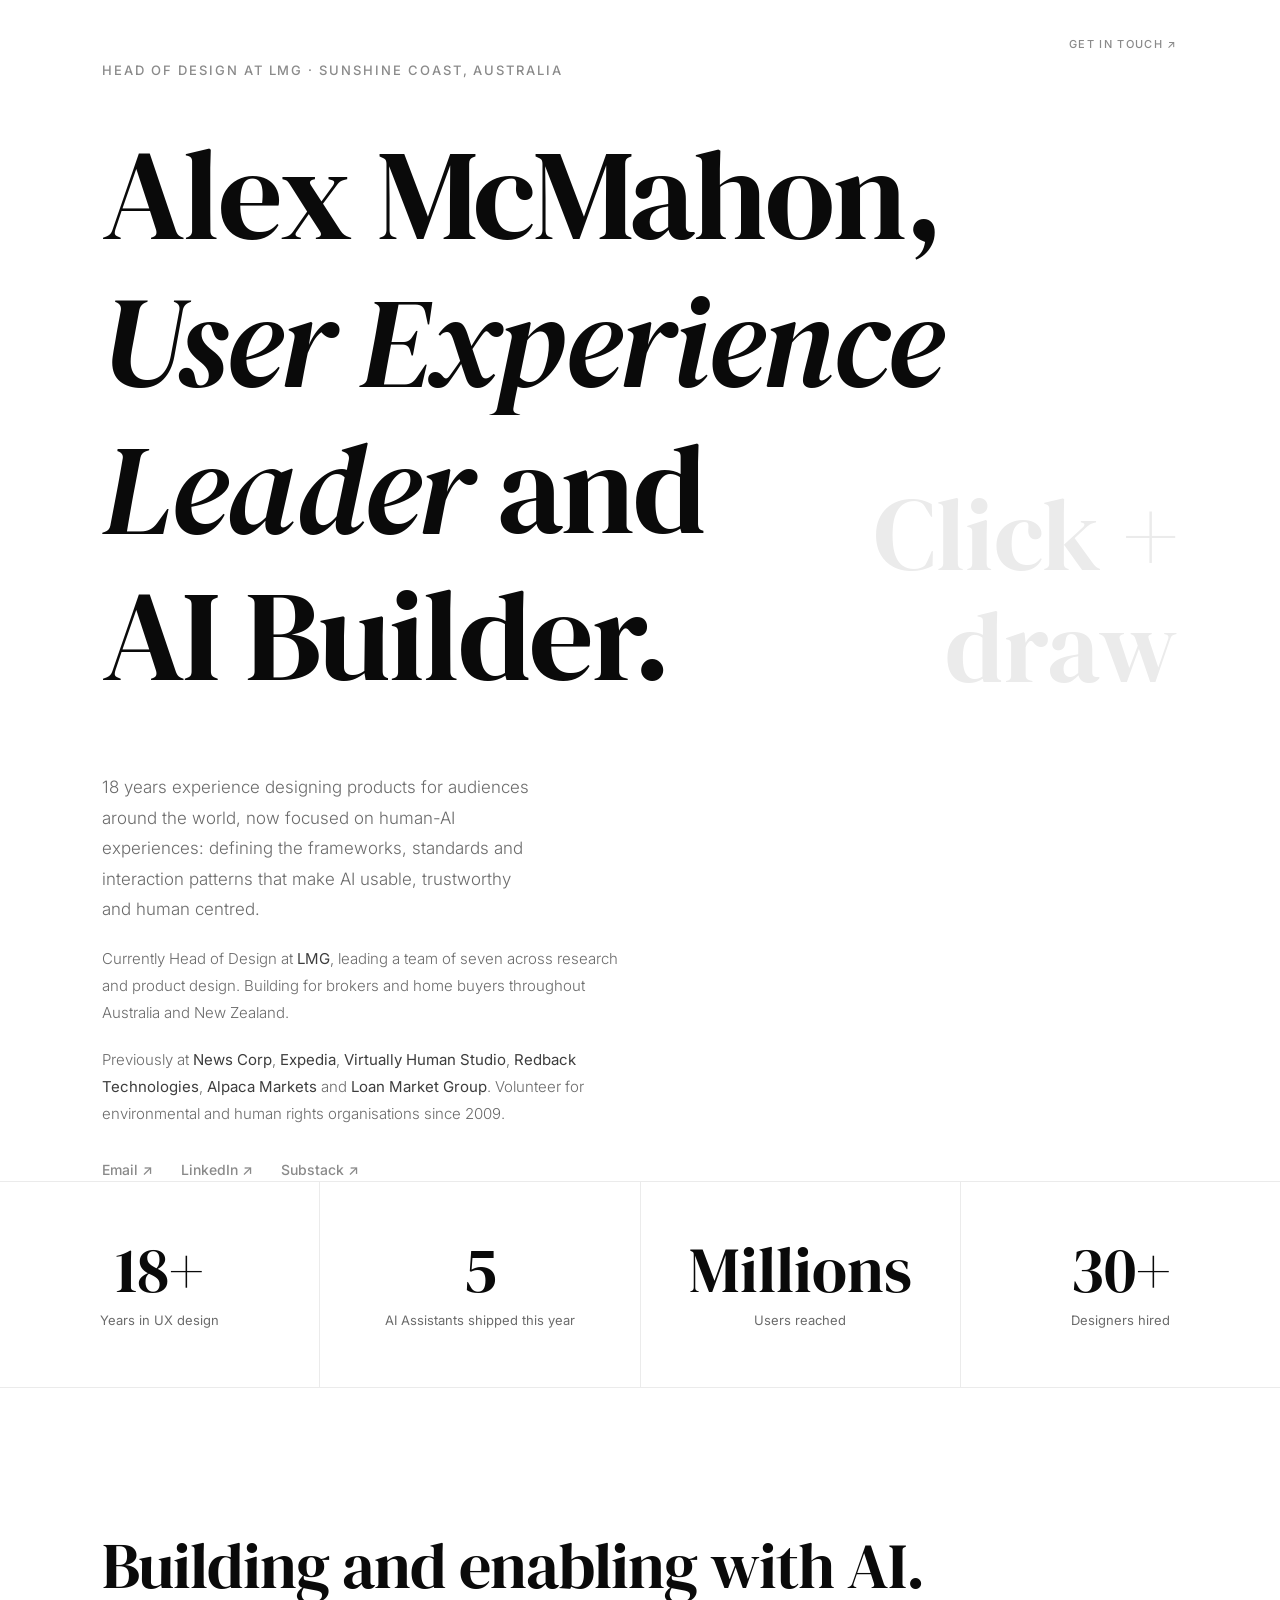
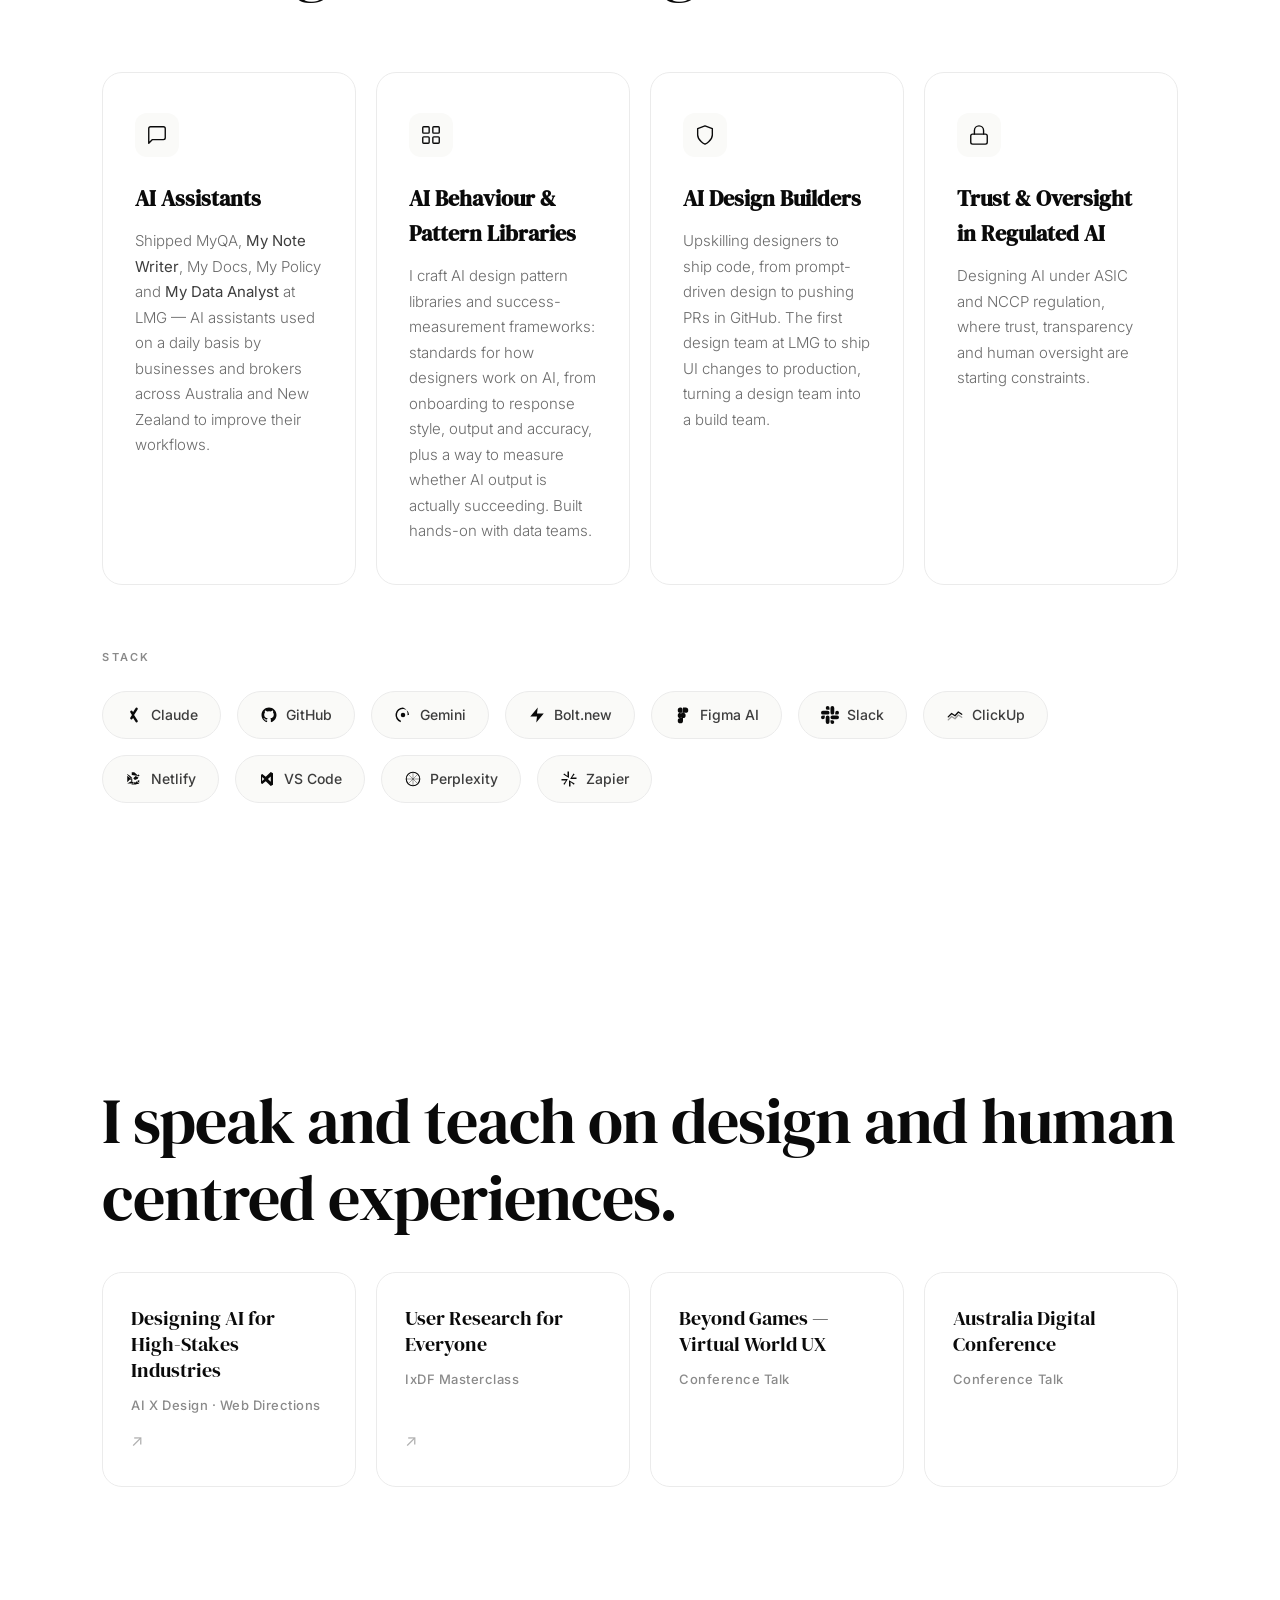
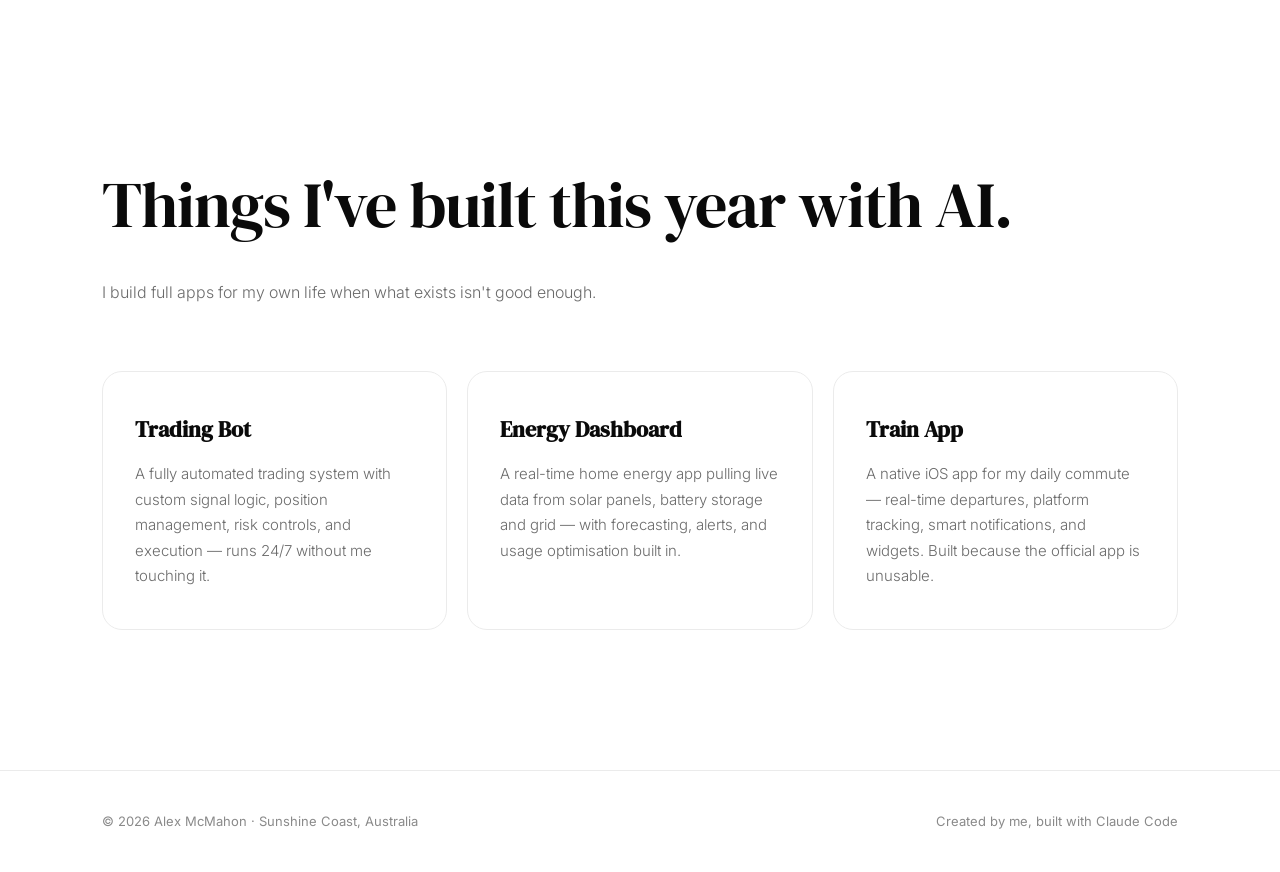
<file: index.html>
<!DOCTYPE html>
<html lang="en">
<head>
  <meta charset="UTF-8" />
  <meta name="viewport" content="width=device-width, initial-scale=1.0" />
  <title>Alex McMahon — UX Leader & AI Builder</title>
  <link rel="preconnect" href="https://fonts.googleapis.com" />
  <link rel="preconnect" href="https://fonts.gstatic.com" crossorigin />
  <link href="https://fonts.googleapis.com/css2?family=DM+Serif+Display:ital@0;1&family=Inter:wght@300;400;500;600&display=swap" rel="stylesheet" />
  <style>
    *, *::before, *::after { margin: 0; padding: 0; box-sizing: border-box; }

    :root {
      --white: #ffffff;
      --off-white: #fafaf8;
      --black: #0a0a0a;
      --gray-700: #3d3d3d;
      --gray-500: #6b6b6b;
      --gray-400: #8a8a8a;
      --gray-300: #b0b0b0;
      --gray-200: #d4d4d4;
      --gray-100: #ebebeb;
      --gold: #b8965a;
      --gold-light: #d4b87a;
      --serif: 'DM Serif Display', Georgia, serif;
      --sans: 'Inter', -apple-system, BlinkMacSystemFont, sans-serif;
    }

    html { -webkit-font-smoothing: antialiased; -moz-osx-font-smoothing: grayscale; }

    body {
      font-family: var(--sans);
      color: var(--black);
      background: var(--white);
      line-height: 1.6;
      overflow-x: hidden;
      position: relative;
    }

    ::selection { background: var(--black); color: var(--white); }
    a { color: inherit; text-decoration: none; }

    /* ===================== HERO ===================== */
    .hero {
      min-height: 100vh;
      display: flex;
      flex-direction: column;
      justify-content: center;
      padding: 60px clamp(32px, 8vw, 140px) 0;
      position: relative;
      z-index: 1;
    }

    .hero-label {
      font-size: 13px;
      font-weight: 500;
      letter-spacing: 0.15em;
      text-transform: uppercase;
      color: var(--gray-400);
      margin-bottom: 40px;
      opacity: 0;
      transform: translateY(16px);
      animation: fadeUp 0.8s 0.3s forwards;
    }
    .hero-label a { color: var(--gray-400); transition: color 0.3s; }
    .hero-label a:hover { color: var(--black); }

    .hero-title {
      font-family: var(--serif);
      font-size: clamp(56px, 10vw, 140px);
      font-weight: 400;
      line-height: 1.15;
      letter-spacing: -2px;
      color: var(--black);
      max-width: 1100px;
      padding-bottom: 0.05em;
    }

    .hero-title .line {
      display: block;
      overflow: visible;
    }

    .hero-title .line-inner {
      display: block;
      opacity: 0;
      transform: translateY(100%);
      transition: all 1s cubic-bezier(0.16, 1, 0.3, 1);
    }

    .hero-title .line-inner.revealed {
      opacity: 1;
      transform: translateY(0);
    }

    .hero-title .italic {
      font-style: italic;
      color: var(--gray-400);
    }

    /* Shimmer */
    .shimmer {
      background: linear-gradient(
        90deg,
        var(--black) 0%, var(--black) 44%,
        var(--gold) 48%, var(--gold-light) 50%, var(--gold) 52%,
        var(--black) 56%, var(--black) 100%
      );
      background-size: 400% 100%;
      background-position: 0% center;
      -webkit-background-clip: text;
      background-clip: text;
      -webkit-text-fill-color: transparent;
    }

    .shimmer.active {
      animation: shimmerSweep 6s ease forwards;
    }

    .shimmer-dark {
      background: linear-gradient(
        90deg,
        #fff 0%, #fff 44%,
        var(--gold-light) 48%, #f0d89a 50%, var(--gold-light) 52%,
        #fff 56%, #fff 100%
      );
      background-size: 400% 100%;
      background-position: 0% center;
      -webkit-background-clip: text;
      background-clip: text;
      -webkit-text-fill-color: transparent;
    }

    .shimmer-dark.active {
      animation: shimmerSweep 6s ease forwards;
    }

    @keyframes shimmerSweep {
      0% { background-position: 100% center; }
      70% { background-position: 0% center; }
      100% { background-position: 0% center; }
    }

    .hero-bottom {
      margin-top: 56px;
      max-width: 540px;
      opacity: 0;
      animation: fadeUp 1s 1.2s forwards;
    }

    .hero-sub {
      font-size: 17px;
      font-weight: 300;
      line-height: 1.8;
      color: var(--gray-500);
      max-width: 440px;
    }

    .persistent-cta {
      position: fixed;
      top: 36px;
      right: clamp(32px, 8vw, 140px);
      font-family: var(--sans);
      font-size: 11px;
      font-weight: 500;
      letter-spacing: 0.12em;
      text-transform: uppercase;
      color: var(--gray-400);
      text-decoration: none;
      z-index: 10;
      transition: color 0.3s;
    }
    .persistent-cta:hover { color: var(--black); }


    /* ===================== STATS ===================== */
    .stats {
      display: flex;
      border-top: 1px solid var(--gray-100);
      border-bottom: 1px solid var(--gray-100);
      position: relative;
      z-index: 1;
    }

    .stat {
      flex: 1;
      padding: 56px 40px;
      text-align: center;
      border-right: 1px solid var(--gray-100);
      overflow: hidden;
    }

    .stat:last-child { border-right: none; }

    .stat-num {
      font-family: var(--serif);
      font-size: clamp(40px, 5vw, 64px);
      line-height: 1;
      opacity: 0;
      transform: translateY(100%);
      transition: all 0.8s cubic-bezier(0.16, 1, 0.3, 1);
    }

    .stat-desc {
      font-size: 13px;
      color: var(--gray-500);
      margin-top: 8px;
      opacity: 0;
      transition: opacity 0.6s 0.3s;
    }

    .stat.visible .stat-num { opacity: 1; transform: translateY(0); }
    .stat.visible .stat-desc { opacity: 1; }
    .stat:nth-child(2).visible .stat-num { transition-delay: 0.1s; }
    .stat:nth-child(3).visible .stat-num { transition-delay: 0.2s; }
    .stat:nth-child(4).visible .stat-num { transition-delay: 0.3s; }

    /* ===================== SECTIONS ===================== */
    .section {
      padding: 140px clamp(32px, 8vw, 140px);
      position: relative;
      z-index: 1;
    }

    .section-inner { }

    .section-eyebrow {
      font-size: 11px;
      font-weight: 600;
      letter-spacing: 0.2em;
      text-transform: uppercase;
      color: var(--gray-400);
      margin-bottom: 24px;
    }

    .section-title {
      font-family: var(--serif);
      font-size: clamp(40px, 5vw, 64px);
      font-weight: 400;
      line-height: 1.2;
      letter-spacing: -1px;
      margin-bottom: 32px;
      padding-bottom: 0.05em;
    }

    .hero-bio {
      font-size: 15px;
      font-weight: 300;
      line-height: 1.8;
      color: var(--gray-500);
      max-width: 540px;
      margin-top: 20px;
    }

    .hero-bio a {
      color: var(--gray-700);
      font-weight: 400;
      transition: color 0.3s;
    }

    .hero-bio a:hover { color: var(--black); }

    .hero-links {
      display: flex;
      gap: 28px;
      margin-top: 32px;
    }

    .about-link {
      font-size: 14px;
      font-weight: 500;
      color: var(--gray-400);
      transition: color 0.3s;
    }

    .about-link:hover { color: var(--black); }

    /* ===================== AI WORK ===================== */
    .ai-section {
      padding: 140px clamp(32px, 8vw, 140px);
      position: relative;
      z-index: 1;
    }

    .ai-inner { }

    .ai-cards {
      display: grid;
      grid-template-columns: repeat(4, 1fr);
      gap: 20px;
      margin-bottom: 64px;
    }

    .ai-card {
      background: var(--white);
      border: 1px solid var(--gray-100);
      border-radius: 20px;
      padding: 40px 32px;
      opacity: 0;
      transform: translateY(30px) scale(0.97);
      transition: all 0.7s cubic-bezier(0.16, 1, 0.3, 1);
    }

    .ai-card.visible { opacity: 1; transform: none; }
    .ai-card:nth-child(2) { transition-delay: 0.1s; }
    .ai-card:nth-child(3) { transition-delay: 0.2s; }
    .ai-card:nth-child(4) { transition-delay: 0.3s; }

    .ai-card:hover {
      transform: translateY(-4px);
      box-shadow: 0 20px 60px rgba(0,0,0,0.05);
      border-color: var(--gray-200);
    }

    .ai-card-icon {
      width: 44px;
      height: 44px;
      border-radius: 12px;
      background: var(--off-white);
      display: flex;
      align-items: center;
      justify-content: center;
      margin-bottom: 24px;
    }

    /* Icon animations — each card gets a unique motion */
    .ai-card:nth-child(1) .ai-card-icon svg {
      animation: iconBounce 3s ease-in-out infinite;
    }
    .ai-card:nth-child(2) .ai-card-icon svg {
      animation: iconSpin 8s linear infinite;
    }
    .ai-card:nth-child(3) .ai-card-icon svg {
      animation: iconPulse 3s ease-in-out infinite;
    }
    .ai-card:nth-child(4) .ai-card-icon svg {
      animation: iconRock 4s ease-in-out infinite;
    }
    @keyframes iconRock {
      0%, 100% { transform: rotate(0deg); }
      25% { transform: rotate(-8deg); }
      75% { transform: rotate(8deg); }
    }

    @keyframes iconBounce {
      0%, 100% { transform: translateY(0); }
      50% { transform: translateY(-4px); }
    }
    @keyframes iconSpin {
      0% { transform: rotate(0deg); }
      100% { transform: rotate(360deg); }
    }
    @keyframes iconPulse {
      0%, 100% { transform: scale(1); opacity: 0.7; }
      50% { transform: scale(1.15); opacity: 1; }
    }

    .ai-card h3 {
      font-family: var(--serif);
      font-size: 22px;
      margin-bottom: 12px;
    }

    .ai-card p {
      font-size: 15px;
      font-weight: 300;
      line-height: 1.7;
      color: var(--gray-500);
    }
    .ai-card a { color: var(--gray-700); font-weight: 400; transition: color 0.3s; }
    .ai-card a:hover { color: var(--black); }

    /* Stack */
    .stack-title {
      font-size: 11px;
      font-weight: 600;
      letter-spacing: 0.2em;
      text-transform: uppercase;
      color: var(--gray-400);
      margin-bottom: 24px;
    }

    .stack-logos {
      display: flex;
      flex-wrap: wrap;
      gap: 16px;
      align-items: center;
    }

    .logo-chip {
      display: inline-flex;
      align-items: center;
      gap: 8px;
      font-size: 14px;
      font-weight: 500;
      padding: 12px 22px;
      border-radius: 100px;
      background: var(--off-white);
      color: var(--gray-700);
      border: 1px solid var(--gray-100);
      opacity: 0;
      transform: translateY(10px);
      transition: all 0.5s cubic-bezier(0.16, 1, 0.3, 1);
    }

    .logo-chip.visible { opacity: 1; transform: none; }
    .logo-chip:hover { border-color: var(--gray-300); transform: translateY(-2px); }

    .logo-chip svg {
      width: 18px;
      height: 18px;
      flex-shrink: 0;
      animation: iconFloat 5s ease-in-out infinite;
    }

    @keyframes iconFloat {
      0%, 100% { transform: translateY(0); }
      50% { transform: translateY(-2px); }
    }

    /* ===================== SPEAKING ===================== */
    .speak-cards {
      display: grid;
      grid-template-columns: repeat(4, 1fr);
      gap: 20px;
    }

    .speak-card {
      border: 1px solid var(--gray-100);
      border-radius: 20px;
      padding: 32px 28px;
      display: flex;
      flex-direction: column;
      gap: 12px;
      opacity: 0;
      transform: translateY(24px);
      transition: all 0.7s cubic-bezier(0.16, 1, 0.3, 1);
    }

    .speak-card.visible { opacity: 1; transform: none; }
    .speak-card:nth-child(2) { transition-delay: 0.08s; }
    .speak-card:nth-child(3) { transition-delay: 0.16s; }
    .speak-card:nth-child(4) { transition-delay: 0.24s; }

    .speak-card:hover {
      transform: translateY(-4px);
      box-shadow: 0 20px 60px rgba(0,0,0,0.05);
      border-color: var(--gray-200);
    }

    .speak-card-title {
      font-family: var(--serif);
      font-size: 20px;
      line-height: 1.3;
    }

    .speak-card-title a { transition: color 0.3s; }
    .speak-card-title a:hover { color: var(--gray-500); }

    .speak-card-venue {
      font-size: 13px;
      font-weight: 500;
      color: var(--gray-400);
      letter-spacing: 0.04em;
    }

    .speak-card-arrow {
      margin-top: auto;
      color: var(--gray-300);
      font-size: 16px;
      transition: color 0.3s;
    }

    .speak-card:hover .speak-card-arrow { color: var(--black); }

    /* ===================== BUILDING ===================== */
    .building-section {
      color: var(--black);
      padding: 140px clamp(32px, 8vw, 140px);
      position: relative;
      z-index: 1;
    }

    .building-inner { }

    .building-sub {
      font-size: 16px;
      font-weight: 300;
      line-height: 1.8;
      color: var(--gray-500);
      max-width: 520px;
      margin-bottom: 64px;
    }

    .build-cards {
      display: grid;
      grid-template-columns: repeat(3, 1fr);
      gap: 20px;
    }

    .build-card {
      background: var(--white);
      border: 1px solid var(--gray-100);
      border-radius: 20px;
      padding: 40px 32px;
      opacity: 0;
      transform: translateY(24px);
      transition: all 0.7s cubic-bezier(0.16, 1, 0.3, 1);
    }

    .build-card.visible { opacity: 1; transform: none; }
    .build-card:nth-child(2) { transition-delay: 0.1s; }
    .build-card:nth-child(3) { transition-delay: 0.2s; }

    .build-card:hover {
      transform: translateY(-4px);
      box-shadow: 0 20px 60px rgba(0,0,0,0.05);
      border-color: var(--gray-200);
    }

    .build-card h3 {
      font-family: var(--serif);
      font-size: 22px;
      margin-bottom: 14px;
    }

    .build-card p {
      font-size: 15px;
      font-weight: 300;
      line-height: 1.7;
      color: var(--gray-500);
    }


    /* ===================== FOOTER ===================== */
    .footer {
      padding: 40px clamp(32px, 8vw, 140px);
      border-top: 1px solid var(--gray-100);
      display: flex;
      justify-content: space-between;
      font-size: 13px;
      color: var(--gray-400);
      position: relative;
      z-index: 1;
    }

    /* ===================== REVEAL ===================== */
    .reveal {
      opacity: 0;
      transform: translateY(32px);
      transition: opacity 0.9s cubic-bezier(0.16, 1, 0.3, 1), transform 0.9s cubic-bezier(0.16, 1, 0.3, 1);
    }

    .reveal.visible { opacity: 1; transform: none; }
    .reveal.d1 { transition-delay: 0.1s; }
    .reveal.d2 { transition-delay: 0.2s; }
    .reveal.d3 { transition-delay: 0.3s; }
    .reveal.d4 { transition-delay: 0.4s; }

    /* ===================== KEYFRAMES ===================== */
    @keyframes fadeUp { to { opacity: 1; transform: translateY(0); } }
    @keyframes fadeIn { to { opacity: 1; } }

    /* ===================== RESPONSIVE ===================== */
    @media (max-width: 768px) {
      .stats { flex-wrap: wrap; }
      .stat { flex: 1 1 50%; padding: 40px 24px; }
      .stat:nth-child(2) { border-right: none; }
      .ai-cards { grid-template-columns: 1fr 1fr; }
      .ai-cards .ai-card:nth-child(3), .ai-cards .ai-card:nth-child(4) { grid-column: span 1; }
      .speak-cards { grid-template-columns: 1fr 1fr; }
      .build-cards { grid-template-columns: 1fr; }
      .footer { flex-direction: column; gap: 8px; }
    }
    @media (max-width: 640px) {
      .draw-prompt { display: none; }
      .section,
      .ai-section,
      .building-section { padding: 72px clamp(24px, 6vw, 32px); }
      .stat { padding: 32px 16px; }
      .stat-num { font-size: clamp(36px, 10vw, 48px); }
      .ai-cards { grid-template-columns: 1fr; gap: 16px; margin-bottom: 32px; }
      .ai-card { padding: 28px 24px; }
      .speak-cards { grid-template-columns: 1fr; gap: 16px; }
      .speak-card { padding: 24px 22px; }
      .build-card { padding: 28px 24px; }
    }
    /* ===================== DRAW PROMPT ===================== */
    .draw-prompt {
      position: absolute;
      top: 50%;
      right: clamp(32px, 8vw, 140px);
      transform: translateY(-50%);
      font-family: var(--serif);
      font-size: clamp(64px, 8vw, 120px);
      font-weight: 400;
      line-height: 1.1;
      color: var(--gray-100);
      pointer-events: none;
      text-align: right;
      opacity: 0;
      animation: fadeIn 1.5s 2.5s forwards;
      z-index: 0;
    }

    .draw-prompt .hint-mobile { display: none; }
    @media (pointer: coarse) { .draw-prompt .hint-desktop { display: none; } .draw-prompt .hint-mobile { display: block; } }

    /* ===================== DRAW CONTROLS ===================== */
    .draw-controls {
      position: fixed;
      bottom: 28px;
      right: 32px;
      display: flex;
      align-items: center;
      gap: 12px;
      z-index: 10;
      opacity: 0;
      transition: opacity 0.5s;
    }

    .draw-controls.show { opacity: 1; }

    .draw-btn {
      font-family: var(--sans);
      font-size: 11px;
      font-weight: 500;
      letter-spacing: 0.12em;
      text-transform: uppercase;
      color: var(--gray-400);
      background: var(--white);
      border: 1px solid var(--gray-200);
      border-radius: 100px;
      padding: 8px 18px;
      cursor: pointer;
      transition: all 0.3s;
    }

    .draw-btn:hover { color: var(--black); border-color: var(--gray-400); }

    .draw-btn-send {
      color: var(--white);
      background: var(--black);
      border-color: var(--black);
    }

    .draw-btn-send:hover { background: var(--gray-700); border-color: var(--gray-700); }

    /* ===================== DRAWING MODAL ===================== */
    .drawing-modal {
      position: fixed;
      inset: 0;
      background: rgba(10,10,10,0.7);
      z-index: 10000;
      display: flex;
      align-items: center;
      justify-content: center;
      padding: 24px;
    }
    .drawing-modal-inner {
      background: var(--off-white);
      border-radius: 16px;
      padding: 32px;
      max-width: 480px;
      width: 100%;
      position: relative;
      display: flex;
      flex-direction: column;
      gap: 16px;
    }
    .drawing-modal-close {
      position: absolute;
      top: 16px;
      right: 16px;
      background: none;
      border: none;
      font-size: 16px;
      cursor: pointer;
      color: var(--gray-400);
      line-height: 1;
      padding: 4px;
    }
    .drawing-modal-close:hover { color: var(--black); }
    .drawing-modal-label {
      font-family: var(--sans);
      font-size: 11px;
      font-weight: 500;
      letter-spacing: 0.1em;
      text-transform: uppercase;
      color: var(--gray-400);
      margin: 0;
    }
    .drawing-modal-preview {
      width: 100%;
      border-radius: 8px;
      border: 1px solid var(--gray-100);
    }
    .drawing-modal-instructions {
      font-family: var(--sans);
      font-size: 14px;
      color: var(--gray-500);
      margin: 0;
      line-height: 1.5;
    }
    .drawing-modal-actions {
      display: flex;
      gap: 8px;
      flex-wrap: wrap;
    }
    .drawing-modal-btn {
      font-family: var(--sans);
      font-size: 13px;
      font-weight: 500;
      padding: 8px 16px;
      border-radius: 8px;
      border: 1px solid var(--gray-200);
      cursor: pointer;
      text-decoration: none;
      display: inline-block;
      transition: background 0.15s, border-color 0.15s;
      background: var(--white);
      color: var(--black);
    }
    .drawing-modal-btn:hover { background: var(--gray-50); border-color: var(--gray-300); }
    .drawing-modal-download {
      background: var(--black);
      color: var(--white);
      border-color: var(--black);
    }
    .drawing-modal-download:hover { background: var(--gray-700); border-color: var(--gray-700); }

    /* ===================== DRAW CANVAS ===================== */
    .draw-canvas {
      position: fixed;
      top: 0;
      left: 0;
      width: 100%;
      height: 100%;
      z-index: 0;
      pointer-events: none;
    }
  </style>
</head>
<body>

  <a href="mailto:hello@alexmcmahon.com.au" class="persistent-cta">Get in Touch ↗</a>

  <canvas class="draw-canvas" id="drawCanvas"></canvas>

  <div class="draw-controls" id="drawControls">
    <button class="draw-btn" id="eraseBtn" style="display:none">Erase</button>
    <button class="draw-btn draw-btn-send" id="sendDrawingBtn" style="display:none">Send Drawing</button>
  </div>

  <div class="drawing-modal" id="drawingModal" style="display:none" role="dialog" aria-modal="true" aria-label="Send your drawing">
    <div class="drawing-modal-inner">
      <button class="drawing-modal-close" id="drawingModalClose" aria-label="Close">✕</button>
      <p class="drawing-modal-label">Your drawing</p>
      <img class="drawing-modal-preview" id="drawingModalImg" alt="Your drawing" />
      <p class="drawing-modal-instructions">Download the image, then email it to <strong>hello@alexmcmahon.com.au</strong></p>
      <div class="drawing-modal-actions">
        <button class="drawing-modal-btn drawing-modal-download" id="drawingDownloadBtn">Download image</button>
        <a class="drawing-modal-btn drawing-modal-gmail" id="drawingGmailBtn" target="_blank" rel="noopener">Open Gmail</a>
        <a class="drawing-modal-btn drawing-modal-outlook" id="drawingOutlookBtn" target="_blank" rel="noopener">Open Outlook</a>
      </div>
    </div>
  </div>

  <!-- ===================== HERO ===================== -->
  <section class="hero" id="hero">
    <div class="draw-prompt" aria-hidden="true">
      <span class="hint-desktop">Click +<br>draw</span>
      <span class="hint-mobile">Hold +<br>draw</span>
    </div>
    <div class="hero-label">Head of Design at <a href="https://www.loanmarketgroup.com/" target="_blank" rel="noopener">LMG</a> · Sunshine Coast, Australia</div>

    <h1 class="hero-title">
      <span class="line"><span class="line-inner shimmer">Alex McMahon,</span></span>
      <span class="line"><span class="line-inner shimmer"><em class="italic">User Experience</em></span></span>
      <span class="line"><span class="line-inner shimmer"><em class="italic">Leader</em> and</span></span>
      <span class="line"><span class="line-inner shimmer">AI Builder.</span></span>
    </h1>

    <div class="hero-bottom">
      <p class="hero-sub">18 years experience designing products for audiences around the world, now focused on human-AI experiences: defining the frameworks, standards and interaction patterns that make AI usable, trustworthy and human centred.</p>
      <p class="hero-bio">Currently Head of Design at <a href="https://www.loanmarketgroup.com/" target="_blank" rel="noopener">LMG</a>, leading a team of seven across research and product design. Building for brokers and home buyers throughout Australia and New Zealand.</p>
      <p class="hero-bio">Previously at <a href="https://www.newscorpaustralia.com/" target="_blank" rel="noopener">News Corp</a>, <a href="https://www.expediagroup.com/" target="_blank" rel="noopener">Expedia</a>, <a href="https://www.marketingdive.com/news/budweiser-zed-run-sponsorship-clydesdales-nft-metaverse/625192/" target="_blank" rel="noopener">Virtually Human Studio</a>, <a href="https://www.pv-magazine-australia.com/2024/10/16/redback-reveals-next-gen-home-battery-and-inverter-range/" target="_blank" rel="noopener">Redback Technologies</a>, <a href="https://fortune.com/2026/01/14/alpaca-fundraise-series-d-brokerage-infrastructure/" target="_blank" rel="noopener">Alpaca Markets</a> and <a href="https://www.mpamag.com/au/mortgage-industry/technology/lmg-launches-embedded-ai-tools-in-mycrm/558390" target="_blank" rel="noopener">Loan Market Group</a>. Volunteer for environmental and human rights organisations since 2009.</p>
      <div class="hero-links">
        <a href="mailto:hello@alexmcmahon.com.au" class="about-link">Email ↗</a>
        <a href="https://linkedin.com/in/alexmcmahon" target="_blank" rel="noopener" class="about-link">LinkedIn ↗</a>
        <a href="https://himynameisalexm.substack.com/" target="_blank" rel="noopener" class="about-link">Substack ↗</a>
      </div>
    </div>

  </section>

  <!-- ===================== STATS ===================== -->
  <div class="stats">
    <div class="stat"><div class="stat-num" data-target="18">0</div><div class="stat-desc">Years in UX design</div></div>
    <div class="stat"><div class="stat-num" data-target="5">0</div><div class="stat-desc">AI Assistants shipped this year</div></div>
    <div class="stat"><div class="stat-num" data-text="Millions">Millions</div><div class="stat-desc">Users reached</div></div>
    <div class="stat"><div class="stat-num" data-target="30">0</div><div class="stat-desc">Designers hired</div></div>
  </div>


  <!-- ===================== AI WORK ===================== -->
  <div class="ai-section" id="ai">
    <div class="ai-inner">
      <h2 class="section-title shimmer reveal d1" style="margin-bottom:64px;">Building and enabling with AI.</h2>

      <div class="ai-cards">
        <div class="ai-card">
          <div class="ai-card-icon">
            <svg width="22" height="22" viewBox="0 0 24 24" fill="none"><path d="M21 15a2 2 0 01-2 2H7l-4 4V5a2 2 0 012-2h14a2 2 0 012 2v10z" stroke="#0a0a0a" stroke-width="1.5" stroke-linecap="round" stroke-linejoin="round"/></svg>
          </div>
          <h3>AI Assistants</h3>
          <p>Shipped MyQA, <a href="https://lmg.broker/lmg-unveils-mycrm-intelligence-ai-fully-built-into-mycrm" target="_blank" rel="noopener">My Note Writer</a>, My Docs, My Policy and <a href="https://www.linkedin.com/posts/lmg-au_mydataanalyst-activity-7495635723715395585-705t" target="_blank" rel="noopener">My Data Analyst</a> at LMG — AI assistants used on a daily basis by businesses and brokers across Australia and New Zealand to improve their workflows.</p>
        </div>
        <div class="ai-card">
          <div class="ai-card-icon">
            <svg width="22" height="22" viewBox="0 0 24 24" fill="none"><rect x="3" y="3" width="7" height="7" rx="1" stroke="#0a0a0a" stroke-width="1.5"/><rect x="14" y="3" width="7" height="7" rx="1" stroke="#0a0a0a" stroke-width="1.5"/><rect x="3" y="14" width="7" height="7" rx="1" stroke="#0a0a0a" stroke-width="1.5"/><rect x="14" y="14" width="7" height="7" rx="1" stroke="#0a0a0a" stroke-width="1.5"/></svg>
          </div>
          <h3>AI Behaviour & Pattern Libraries</h3>
          <p>I craft AI design pattern libraries and success-measurement frameworks: standards for how designers work on AI, from onboarding to response style, output and accuracy, plus a way to measure whether AI output is actually succeeding. Built hands-on with data teams.</p>
        </div>
        <div class="ai-card">
          <div class="ai-card-icon">
            <svg width="22" height="22" viewBox="0 0 24 24" fill="none"><path d="M12 22s8-4 8-10V5l-8-3-8 3v7c0 6 8 10 8 10z" stroke="#0a0a0a" stroke-width="1.5" stroke-linecap="round" stroke-linejoin="round"/></svg>
          </div>
          <h3>AI Design Builders</h3>
          <p>Upskilling designers to ship code, from prompt-driven design to pushing PRs in GitHub. The first design team at LMG to ship UI changes to production, turning a design team into a build team.</p>
        </div>
        <div class="ai-card">
          <div class="ai-card-icon">
            <svg width="22" height="22" viewBox="0 0 24 24" fill="none"><rect x="3" y="11" width="18" height="11" rx="2" stroke="#0a0a0a" stroke-width="1.5"/><path d="M7 11V7a5 5 0 0110 0v4" stroke="#0a0a0a" stroke-width="1.5" stroke-linecap="round"/></svg>
          </div>
          <h3>Trust &amp; Oversight in Regulated AI</h3>
          <p>Designing AI under ASIC and NCCP regulation, where trust, transparency and human oversight are starting constraints.</p>
        </div>
      </div>

      <div class="stack-title reveal">Stack</div>
      <div class="stack-logos" id="stackLogos">
        <!-- Claude -->
        <span class="logo-chip"><svg viewBox="0 0 24 24" fill="none"><path d="M16.28 2.477a1.654 1.654 0 00-2.293.525l-3.2 5.139-.787-1.263a1.654 1.654 0 00-2.293-.525 1.654 1.654 0 00-.525 2.293l2.09 3.355-2.09 3.355a1.654 1.654 0 00.525 2.293 1.654 1.654 0 002.293-.525l.787-1.263 3.2 5.139a1.654 1.654 0 002.293.525 1.654 1.654 0 00.525-2.293L12.12 12l4.685-7.23a1.654 1.654 0 00-.525-2.293z" fill="#0a0a0a"/></svg>Claude</span>
        <!-- GitHub -->
        <span class="logo-chip"><svg viewBox="0 0 24 24" fill="#0a0a0a"><path d="M12 2C6.477 2 2 6.477 2 12c0 4.42 2.865 8.166 6.839 9.489.5.092.682-.217.682-.482 0-.237-.009-.866-.013-1.7-2.782.604-3.369-1.341-3.369-1.341-.454-1.155-1.11-1.462-1.11-1.462-.908-.62.069-.608.069-.608 1.003.07 1.531 1.03 1.531 1.03.892 1.529 2.341 1.087 2.91.831.092-.646.35-1.086.636-1.336-2.22-.253-4.555-1.11-4.555-4.943 0-1.091.39-1.984 1.029-2.683-.103-.253-.446-1.27.098-2.647 0 0 .84-.269 2.75 1.025A9.578 9.578 0 0112 6.836c.85.004 1.705.115 2.504.337 1.909-1.294 2.747-1.025 2.747-1.025.546 1.377.203 2.394.1 2.647.64.699 1.028 1.592 1.028 2.683 0 3.842-2.339 4.687-4.566 4.935.359.309.678.919.678 1.852 0 1.336-.012 2.415-.012 2.743 0 .267.18.578.688.48C19.138 20.163 22 16.418 22 12c0-5.523-4.477-10-10-10z"/></svg>GitHub</span>
        <!-- Gemini -->
        <span class="logo-chip"><svg viewBox="0 0 24 24" fill="none"><path d="M12 2a10 10 0 00-3.16 19.5c.19-.65.32-1.32.39-2A8 8 0 1120 12c-.68.07-1.35.2-2 .39A10 10 0 0012 2z" fill="#0a0a0a"/><circle cx="12" cy="12" r="3" fill="#0a0a0a"/></svg>Gemini</span>
        <!-- Bolt -->
        <span class="logo-chip"><svg viewBox="0 0 24 24" fill="#0a0a0a"><path d="M13 2L3 14h9l-1 8 10-12h-9l1-8z"/></svg>Bolt.new</span>
        <!-- Figma -->
        <span class="logo-chip"><svg viewBox="0 0 24 24" fill="#0a0a0a"><path d="M8.5 2a3.5 3.5 0 000 7h3V5.5v-2A3.5 3.5 0 008.5 2zm0 7a3.5 3.5 0 100 7h.5v-3.5A3.5 3.5 0 008.5 9zm7-7H12v7h3.5a3.5 3.5 0 100-7zm-3.5 7a3.5 3.5 0 103.5 3.5A3.5 3.5 0 0012 9zm-3.5 7A3.5 3.5 0 1012 19.5V16z"/></svg>Figma AI</span>
        <!-- Slack -->
        <span class="logo-chip"><svg viewBox="0 0 24 24" fill="#0a0a0a"><path d="M5.042 15.165a2.528 2.528 0 01-2.52 2.523A2.528 2.528 0 010 15.165a2.527 2.527 0 012.522-2.52h2.52v2.52zm1.271 0a2.527 2.527 0 012.521-2.52 2.527 2.527 0 012.521 2.52v6.313A2.528 2.528 0 018.834 24a2.528 2.528 0 01-2.521-2.522v-6.313zM8.834 5.042a2.528 2.528 0 01-2.521-2.52A2.528 2.528 0 018.834 0a2.528 2.528 0 012.521 2.522v2.52H8.834zm0 1.271a2.528 2.528 0 012.521 2.521 2.528 2.528 0 01-2.521 2.521H2.522A2.528 2.528 0 010 8.834a2.528 2.528 0 012.522-2.521h6.312zm10.122 2.521a2.528 2.528 0 012.522-2.521A2.528 2.528 0 0124 8.834a2.528 2.528 0 01-2.522 2.521h-2.522V8.834zm-1.268 0a2.528 2.528 0 01-2.523 2.521 2.527 2.527 0 01-2.52-2.521V2.522A2.527 2.527 0 0115.165 0a2.528 2.528 0 012.523 2.522v6.312zm-2.523 10.122a2.528 2.528 0 012.523 2.522A2.528 2.528 0 0115.165 24a2.527 2.527 0 01-2.52-2.522v-2.522h2.52zm0-1.268a2.527 2.527 0 01-2.52-2.523 2.526 2.526 0 012.52-2.52h6.313A2.527 2.527 0 0124 15.165a2.528 2.528 0 01-2.522 2.523h-6.313z"/></svg>Slack</span>
        <!-- ClickUp -->
        <span class="logo-chip"><svg viewBox="0 0 24 24" fill="none"><path d="M3 14.5l4.5-4.5 4.5 3 4.5-5L21 11" stroke="#0a0a0a" stroke-width="1.8" stroke-linecap="round" stroke-linejoin="round"/><path d="M3 18.5l4.5-4.5 4.5 3 4.5-5L21 15" stroke="#0a0a0a" stroke-width="1.8" stroke-linecap="round" stroke-linejoin="round" opacity="0.4"/></svg>ClickUp</span>
        <!-- Netlify -->
        <span class="logo-chip"><svg viewBox="0 0 24 24" fill="#0a0a0a"><path d="M16.934 8.519a1.044 1.044 0 01.303.23l2.349-1.045-2.192-2.171-.46 2.986zM14.202 7.9l-3.209 3.209 2.217 2.218 3.888-1.719a1.064 1.064 0 010-.147 1.08 1.08 0 011.092-1.092 1.064 1.064 0 01.147 0L14.202 7.9zm-5.476 4.475L3 7.638v8.724l3.545-3.545a1.08 1.08 0 011.18.082zm6.818 6.818l-3.545-3.545-3.545 3.545h7.09zM3 5.309v1.053l5.713 5.713a1.08 1.08 0 011.092-1.092 1.064 1.064 0 01.147 0L6.547 7.578 3 5.309zm15.978 7.952l-2.812 1.244 2.812 2.812v-4.056zm.022 5.332l-3.545-3.545-3.545 3.545h7.09zM9 12.362a1.08 1.08 0 010 2.16 1.08 1.08 0 010-2.16zm0 2.16v.001l3.545 3.545H3L9 14.522zm9-6.543L12.362 3H9v3.545L18 7.979z"/></svg>Netlify</span>
        <!-- Visual Studio Code -->
        <span class="logo-chip"><svg viewBox="0 0 24 24" fill="#0a0a0a"><path d="M17 2.8L10.3 9 5.7 5.3 4 6.3v11.4l1.7 1L10.3 15 17 21.2l3-1.4V4.2L17 2.8zM5.5 14.7V9.3l2.9 2.7-2.9 2.7zm7.8-2.7L17 8.5v7L13.3 12z"/></svg>VS Code</span>
        <!-- Perplexity -->
        <span class="logo-chip"><svg viewBox="0 0 24 24" fill="none"><circle cx="12" cy="12" r="9" stroke="#0a0a0a" stroke-width="1.5"/><path d="M12 3v18M3 12h18M6 6l12 12M18 6L6 18" stroke="#0a0a0a" stroke-width="1" opacity="0.5"/></svg>Perplexity</span>
        <!-- Zapier -->
        <span class="logo-chip"><svg viewBox="0 0 24 24" fill="#0a0a0a"><path d="M12 2v8.5L4.5 6l1-1.5L10 8V2h2zm0 20v-8.5l7.5 4.5-1 1.5L14 16v6h-2zm10-10h-8.5L18 4.5l1.5 1L16 10h6v2zM2 12h8.5L6 19.5 4.5 18.5 8 14H2v-2z"/></svg>Zapier</span>
      </div>
    </div>
  </div>

  <!-- ===================== SPEAKING ===================== -->
  <section class="section" id="speaking">
    <div class="section-inner">
      <h2 class="section-title shimmer reveal d1">I speak and teach on design and human centred experiences.</h2>

      <div class="speak-cards" id="speakCards">
        <div class="speak-card">
          <div class="speak-card-title"><a href="https://webdirections.org/aixdesign/speakers/alex-mcmahon.php" target="_blank" rel="noopener">Designing AI for High-Stakes Industries</a></div>
          <div class="speak-card-venue">AI X Design · Web Directions</div>
          <div class="speak-card-arrow">↗</div>
        </div>
        <div class="speak-card">
          <div class="speak-card-title"><a href="https://ixdf.org/master-classes/user-research-for-everyone-practical-strategies-for-every-team" target="_blank" rel="noopener">User Research for Everyone</a></div>
          <div class="speak-card-venue">IxDF Masterclass</div>
          <div class="speak-card-arrow">↗</div>
        </div>
        <div class="speak-card">
          <div class="speak-card-title">Beyond Games — Virtual World UX</div>
          <div class="speak-card-venue">Conference Talk</div>
        </div>
        <div class="speak-card">
          <div class="speak-card-title">Australia Digital Conference</div>
          <div class="speak-card-venue">Conference Talk</div>
        </div>
      </div>
    </div>
  </section>

  <!-- ===================== BUILDING ===================== -->
  <div class="building-section" id="building">
    <div class="building-inner">
      <h2 class="section-title shimmer reveal d1">Things I've built this year with AI.</h2>
      <p class="building-sub reveal d2">I build full apps for my own life when what exists isn't good enough.</p>

      <div class="build-cards">
        <div class="build-card">
          <h3>Trading Bot</h3>
          <p>A fully automated trading system with custom signal logic, position management, risk controls, and execution — runs 24/7 without me touching it.</p>
        </div>
        <div class="build-card">
          <h3>Energy Dashboard</h3>
          <p>A real-time home energy app pulling live data from solar panels, battery storage and grid — with forecasting, alerts, and usage optimisation built in.</p>
        </div>
        <div class="build-card">
          <h3>Train App</h3>
          <p>A native iOS app for my daily commute — real-time departures, platform tracking, smart notifications, and widgets. Built because the official app is unusable.</p>
        </div>
      </div>
    </div>
  </div>


  <footer class="footer">
    <span>© 2026 Alex McMahon · Sunshine Coast, Australia</span>
    <span>Created by me, built with Claude Code</span>
  </footer>

  <script>
    'use strict';

    // Scroll reveal
    const revealObs = new IntersectionObserver(
      (entries) => entries.forEach(e => { if (e.isIntersecting) e.target.classList.add('visible'); }),
      { threshold: 0.1, rootMargin: '0px 0px -40px 0px' }
    );
    document.querySelectorAll('.reveal, .ai-card, .build-card, .stat, .speak-card').forEach(el => revealObs.observe(el));

    // Shimmer — slow sweep on scroll
    const shimmerObs = new IntersectionObserver(
      (entries) => entries.forEach(e => {
        if (e.isIntersecting && !e.target.dataset.shimmered) {
          e.target.dataset.shimmered = 'true';
          setTimeout(() => e.target.classList.add('active'), 500);
          setInterval(() => {
            e.target.classList.remove('active');
            void e.target.offsetWidth;
            e.target.classList.add('active');
          }, 10000);
        }
      }),
      { threshold: 0.3 }
    );
    document.querySelectorAll('.shimmer, .shimmer-dark').forEach(el => shimmerObs.observe(el));

    // Hero line reveal
    document.querySelectorAll('.hero-title .line-inner').forEach((el, i) => {
      setTimeout(() => el.classList.add('revealed'), 500 + i * 160);
    });

    // Hero shimmer after reveal
    document.querySelectorAll('.hero-title .line-inner').forEach((el, i) => {
      setTimeout(() => el.classList.add('active'), 2400 + i * 500);
    });

    // Speaking cards stagger
    const speakObs = new IntersectionObserver(
      (entries) => entries.forEach(e => {
        if (e.isIntersecting) {
          e.target.querySelectorAll('.speak-card').forEach((c, i) => {
            setTimeout(() => c.classList.add('visible'), i * 80);
          });
          speakObs.unobserve(e.target);
        }
      }),
      { threshold: 0.2 }
    );
    const speakEl = document.getElementById('speakCards');
    if (speakEl) speakObs.observe(speakEl);

    // Chip stagger
    const chipObs = new IntersectionObserver(
      (entries) => entries.forEach(e => {
        if (e.isIntersecting) {
          e.target.querySelectorAll('.logo-chip').forEach((c, i) => {
            setTimeout(() => c.classList.add('visible'), i * 70);
          });
          chipObs.unobserve(e.target);
        }
      }),
      { threshold: 0.2 }
    );
    const stackEl = document.getElementById('stackLogos');
    if (stackEl) chipObs.observe(stackEl);

    // Number counter
    const counterObs = new IntersectionObserver((entries) => {
      entries.forEach(e => {
        if (!e.isIntersecting || e.target.dataset.counted) return;
        e.target.dataset.counted = 'true';
        const el = e.target;
        const target = parseInt(el.dataset.target, 10);
        if (!target) return;
        const dur = 1400, start = performance.now();
        const suffix = target >= 17 ? '+' : '';
        (function tick(now) {
          const p = Math.min((now - start) / dur, 1);
          el.textContent = Math.floor((1 - Math.pow(1 - p, 3)) * target) + suffix;
          if (p < 1) requestAnimationFrame(tick);
          else el.textContent = target + suffix;
        })(start);
      });
    }, { threshold: 0.3 });
    document.querySelectorAll('.stat-num[data-target]').forEach(el => counterObs.observe(el));

    // Smooth scroll
    document.querySelectorAll('a[href^="#"]').forEach(a => {
      a.addEventListener('click', (e) => {
        const t = document.querySelector(a.getAttribute('href'));
        if (t) { e.preventDefault(); t.scrollIntoView({ behavior: 'smooth' }); }
      });
    });

    // Background drawing easter egg — permanent strokes
    (function initDrawCanvas() {
      const canvas = document.getElementById('drawCanvas');
      if (!canvas) return;
      const ctx = canvas.getContext('2d');
      let dpr = window.devicePixelRatio || 1;

      const segments = [];
      let drawing = false;
      let lastX, lastY, hue = 0, totalDist = 0;
      const STROKE_W = 4;
      const HOLD_MS = 400;
      const HOLD_MOVE_THRESH = 10;

      const controls = document.getElementById('drawControls');
      const eraseBtn = document.getElementById('eraseBtn');
      const sendBtn = document.getElementById('sendDrawingBtn');
      let drawSessions = 0;
      let drawStartTime = 0;
      let controlsShown = false;

      function showControls() {
        if (controlsShown) return;
        controlsShown = true;
        eraseBtn.style.display = '';
        sendBtn.style.display = '';
        controls.classList.add('show');
      }

      function checkShowControls() {
        if (controlsShown) return;
        if (drawSessions >= 2) { showControls(); return; }
        if (drawStartTime && performance.now() - drawStartTime > 5000) showControls();
      }

      eraseBtn.addEventListener('click', () => {
        segments.length = 0;
        const vw = window.innerWidth, vh = window.innerHeight;
        ctx.clearRect(0, 0, vw, vh);
        totalDist = 0;
        hue = 0;
      });

      sendBtn.addEventListener('click', () => {
        const tempCanvas = document.createElement('canvas');
        const vw = window.innerWidth, vh = window.innerHeight;
        const sy = window.scrollY, sx = window.scrollX;
        tempCanvas.width = vw * 2;
        tempCanvas.height = vh * 2;
        const tCtx = tempCanvas.getContext('2d');
        tCtx.scale(2, 2);
        tCtx.fillStyle = '#ffffff';
        tCtx.fillRect(0, 0, vw, vh);
        for (const s of segments) {
          const x1 = s.x1 - sx, y1 = s.y1 - sy;
          const x2 = s.x2 - sx, y2 = s.y2 - sy;
          tCtx.beginPath();
          tCtx.moveTo(x1, y1);
          tCtx.lineTo(x2, y2);
          tCtx.strokeStyle = `hsl(${s.hue}, 80%, 60%)`;
          tCtx.lineWidth = STROKE_W;
          tCtx.lineCap = 'round';
          tCtx.stroke();
        }
        const dataUrl = tempCanvas.toDataURL('image/png');
        const modal = document.getElementById('drawingModal');
        const modalImg = document.getElementById('drawingModalImg');
        const downloadBtn = document.getElementById('drawingDownloadBtn');
        const gmailBtn = document.getElementById('drawingGmailBtn');
        const outlookBtn = document.getElementById('drawingOutlookBtn');

        modalImg.src = dataUrl;

        downloadBtn.onclick = () => {
          const a = document.createElement('a');
          a.href = dataUrl;
          a.download = 'my-drawing-for-alex.png';
          a.click();
        };

        const subject = encodeURIComponent('A drawing for you');
        const body = encodeURIComponent('I drew something on your site. See attached!');
        gmailBtn.href = `https://mail.google.com/mail/?view=cm&to=hello%40alexmcmahon.com.au&su=${subject}&body=${body}`;
        outlookBtn.href = `https://outlook.live.com/mail/deeplink/compose?to=hello%40alexmcmahon.com.au&subject=${subject}&body=${body}`;

        modal.style.display = 'flex';
        document.getElementById('drawingModalClose').focus();
      });

      document.getElementById('drawingModalClose').addEventListener('click', () => {
        document.getElementById('drawingModal').style.display = 'none';
      });
      document.getElementById('drawingModal').addEventListener('click', (e) => {
        if (e.target === document.getElementById('drawingModal')) {
          document.getElementById('drawingModal').style.display = 'none';
        }
      });

      function resize() {
        dpr = window.devicePixelRatio || 1;
        canvas.width = window.innerWidth * dpr;
        canvas.height = window.innerHeight * dpr;
        ctx.setTransform(dpr, 0, 0, dpr, 0, 0);
        redraw();
      }
      resize();
      window.addEventListener('resize', resize);

      function addSegment(x, y) {
        const dx = x - lastX, dy = y - lastY;
        const dist = Math.sqrt(dx * dx + dy * dy);
        if (dist < 2) return;
        totalDist += dist;
        hue = (totalDist * 0.8) % 360;
        segments.push({ x1: lastX, y1: lastY, x2: x, y2: y, hue });
        lastX = x;
        lastY = y;
        checkShowControls();
        redraw();
      }

      // Desktop: click + drag
      document.addEventListener('mousedown', (e) => {
        if (e.target.closest('a, button, input, textarea, select')) return;
        e.preventDefault();
        drawing = true;
        drawSessions++;
        if (!drawStartTime) drawStartTime = performance.now();
        lastX = e.pageX;
        lastY = e.pageY;
        checkShowControls();
      });
      document.addEventListener('mousemove', (e) => { if (drawing) addSegment(e.pageX, e.pageY); });
      document.addEventListener('mouseup', () => { drawing = false; });
      document.addEventListener('mouseleave', () => { drawing = false; });

      // Mobile: long-press + drag
      let holdTimer = null;
      let touchStartX, touchStartY;

      document.addEventListener('touchstart', (e) => {
        if (e.touches.length !== 1) return;
        if (e.target.closest('a, button, input, textarea, select')) return;
        const t = e.touches[0];
        touchStartX = t.pageX;
        touchStartY = t.pageY;
        holdTimer = setTimeout(() => {
          holdTimer = null;
          drawing = true;
          drawSessions++;
          if (!drawStartTime) drawStartTime = performance.now();
          lastX = touchStartX;
          lastY = touchStartY;
          checkShowControls();
        }, HOLD_MS);
      }, { passive: true });

      document.addEventListener('touchmove', (e) => {
        const t = e.touches[0];
        if (holdTimer) {
          const dx = t.pageX - touchStartX, dy = t.pageY - touchStartY;
          if (Math.sqrt(dx * dx + dy * dy) > HOLD_MOVE_THRESH) {
            clearTimeout(holdTimer);
            holdTimer = null;
          }
          return;
        }
        if (!drawing) return;
        e.preventDefault();
        addSegment(t.pageX, t.pageY);
      }, { passive: false });

      document.addEventListener('touchend', () => {
        if (holdTimer) { clearTimeout(holdTimer); holdTimer = null; }
        drawing = false;
      });
      document.addEventListener('touchcancel', () => {
        if (holdTimer) { clearTimeout(holdTimer); holdTimer = null; }
        drawing = false;
      });

      window.addEventListener('scroll', () => {
        if (segments.length) redraw();
      }, { passive: true });

      function redraw() {
        const vw = window.innerWidth;
        const vh = window.innerHeight;
        const sy = window.scrollY;
        const sx = window.scrollX;
        ctx.clearRect(0, 0, vw, vh);
        for (const s of segments) {
          const x1 = s.x1 - sx, y1 = s.y1 - sy;
          const x2 = s.x2 - sx, y2 = s.y2 - sy;
          if (Math.max(x1,x2) < -10 || Math.min(x1,x2) > vw+10 ||
              Math.max(y1,y2) < -10 || Math.min(y1,y2) > vh+10) continue;
          ctx.beginPath();
          ctx.moveTo(x1, y1);
          ctx.lineTo(x2, y2);
          ctx.strokeStyle = `hsl(${s.hue}, 80%, 60%)`;
          ctx.lineWidth = STROKE_W;
          ctx.lineCap = 'round';
          ctx.stroke();
        }
      }
    })();
  </script>
</body>
</html>
</file>
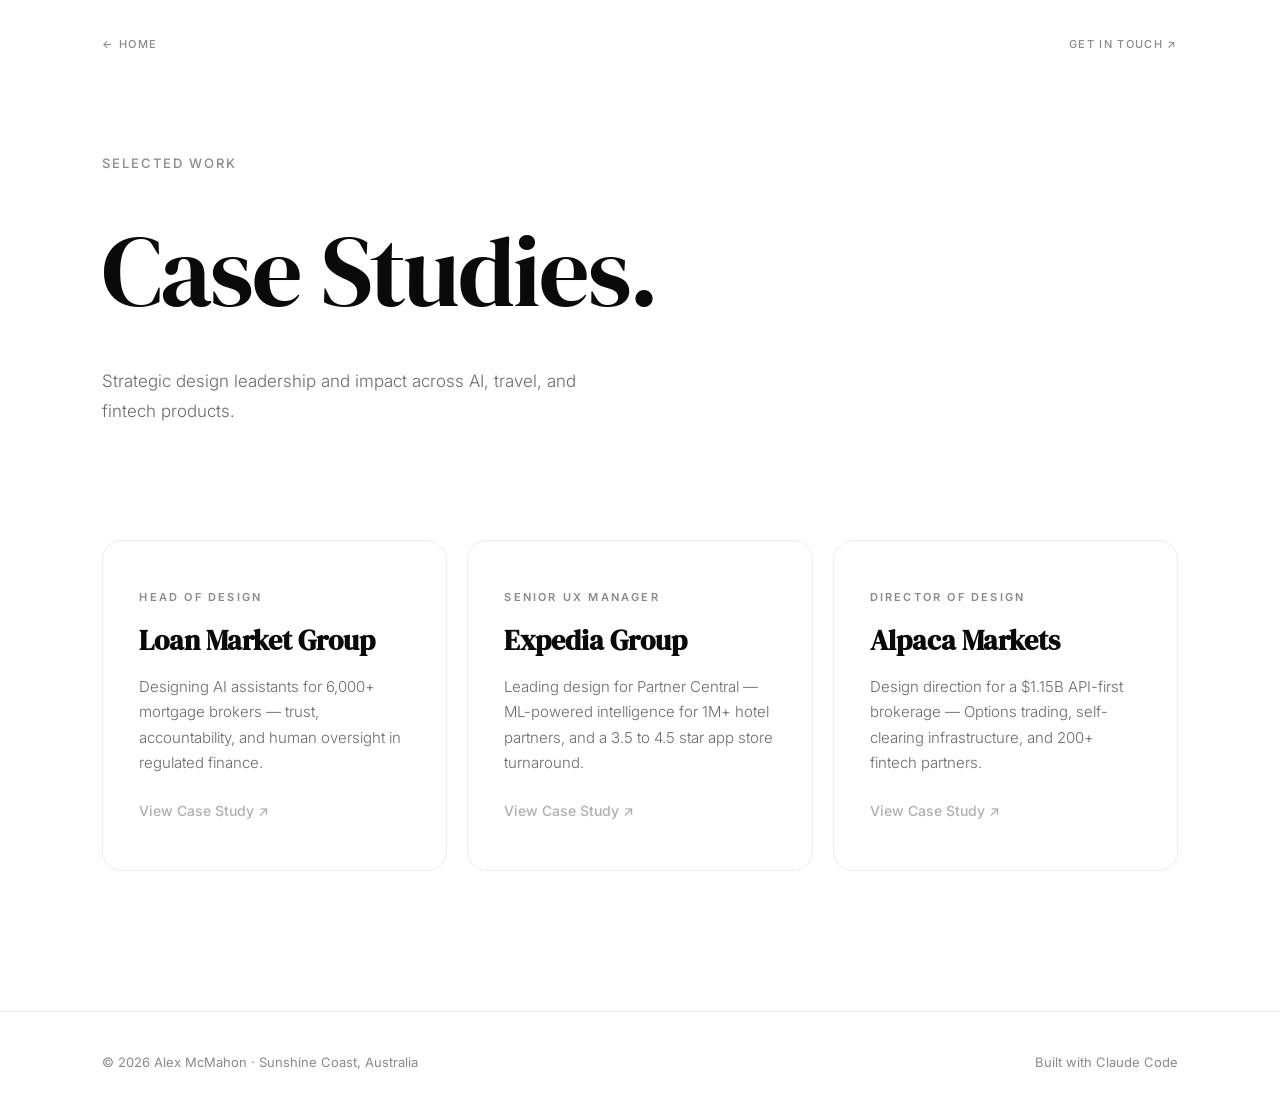
<file: casestudies/index.html>
<!DOCTYPE html>
<html lang="en">
<head>
  <meta charset="UTF-8" />
  <meta name="viewport" content="width=device-width, initial-scale=1.0" />
  <title>Case Studies — Alex McMahon</title>
  <link rel="preconnect" href="https://fonts.googleapis.com" />
  <link rel="preconnect" href="https://fonts.gstatic.com" crossorigin />
  <link href="https://fonts.googleapis.com/css2?family=DM+Serif+Display:ital@0;1&family=Inter:wght@300;400;500;600&display=swap" rel="stylesheet" />
  <style>
    *, *::before, *::after { margin: 0; padding: 0; box-sizing: border-box; }

    :root {
      --white: #ffffff;
      --off-white: #fafaf8;
      --black: #0a0a0a;
      --gray-700: #3d3d3d;
      --gray-500: #6b6b6b;
      --gray-400: #8a8a8a;
      --gray-300: #b0b0b0;
      --gray-200: #d4d4d4;
      --gray-100: #ebebeb;
      --gold: #b8965a;
      --gold-light: #d4b87a;
      --serif: 'DM Serif Display', Georgia, serif;
      --sans: 'Inter', -apple-system, BlinkMacSystemFont, sans-serif;
    }

    html { -webkit-font-smoothing: antialiased; -moz-osx-font-smoothing: grayscale; }

    body {
      font-family: var(--sans);
      color: var(--black);
      background: var(--white);
      line-height: 1.6;
      overflow-x: hidden;
    }

    ::selection { background: var(--black); color: var(--white); }
    a { color: inherit; text-decoration: none; }

    .persistent-cta {
      position: fixed;
      top: 36px;
      right: clamp(32px, 8vw, 140px);
      font-family: var(--sans);
      font-size: 11px;
      font-weight: 500;
      letter-spacing: 0.12em;
      text-transform: uppercase;
      color: var(--gray-400);
      text-decoration: none;
      z-index: 10;
      transition: color 0.3s;
    }
    .persistent-cta:hover { color: var(--black); }

    .back-link {
      position: fixed;
      top: 36px;
      left: clamp(32px, 8vw, 140px);
      font-size: 11px;
      font-weight: 500;
      letter-spacing: 0.12em;
      text-transform: uppercase;
      color: var(--gray-400);
      z-index: 10;
      transition: color 0.3s;
    }
    .back-link:hover { color: var(--black); }

    /* Hero */
    .hero {
      min-height: 60vh;
      display: flex;
      flex-direction: column;
      justify-content: center;
      padding: 120px clamp(32px, 8vw, 140px) 80px;
    }

    .hero-label {
      font-size: 13px;
      font-weight: 500;
      letter-spacing: 0.15em;
      text-transform: uppercase;
      color: var(--gray-400);
      margin-bottom: 40px;
      opacity: 0;
      transform: translateY(16px);
      animation: fadeUp 0.8s 0.3s forwards;
    }

    .hero-title {
      font-family: var(--serif);
      font-size: clamp(48px, 8vw, 100px);
      font-weight: 400;
      line-height: 1.15;
      letter-spacing: -2px;
      color: var(--black);
      max-width: 900px;
      padding-bottom: 0.05em;
      opacity: 0;
      transform: translateY(24px);
      animation: fadeUp 1s 0.5s forwards;
    }

    /* Shimmer lives on an inner span so its animation can't clobber the fade-in */
    .hero-title .shimmer { display: block; }

    .shimmer {
      background: linear-gradient(
        90deg,
        var(--black) 0%, var(--black) 44%,
        var(--gold) 48%, var(--gold-light) 50%, var(--gold) 52%,
        var(--black) 56%, var(--black) 100%
      );
      background-size: 400% 100%;
      background-position: 0% center;
      -webkit-background-clip: text;
      background-clip: text;
      -webkit-text-fill-color: transparent;
    }

    .shimmer.active {
      animation: shimmerSweep 6s ease forwards;
    }

    @keyframes shimmerSweep {
      0% { background-position: 100% center; }
      70% { background-position: 0% center; }
      100% { background-position: 0% center; }
    }

    .hero-sub {
      font-size: 17px;
      font-weight: 300;
      line-height: 1.8;
      color: var(--gray-500);
      max-width: 500px;
      margin-top: 32px;
      opacity: 0;
      transform: translateY(16px);
      animation: fadeUp 1s 0.8s forwards;
    }

    /* Case Study Cards */
    .cards-section {
      padding: 0 clamp(32px, 8vw, 140px) 140px;
    }

    .cs-cards {
      display: grid;
      grid-template-columns: repeat(3, 1fr);
      gap: 20px;
    }

    .cs-card {
      border: 1px solid var(--gray-100);
      border-radius: 20px;
      padding: 48px 36px;
      display: flex;
      flex-direction: column;
      gap: 16px;
      opacity: 0;
      transform: translateY(30px) scale(0.97);
      transition: all 0.7s cubic-bezier(0.16, 1, 0.3, 1);
      text-decoration: none;
      color: inherit;
    }

    .cs-card.visible { opacity: 1; transform: none; }
    .cs-card:nth-child(2) { transition-delay: 0.1s; }
    .cs-card:nth-child(3) { transition-delay: 0.2s; }

    .cs-card:hover {
      transform: translateY(-4px);
      box-shadow: 0 20px 60px rgba(0,0,0,0.05);
      border-color: var(--gray-200);
    }

    .cs-card-eyebrow {
      font-size: 11px;
      font-weight: 600;
      letter-spacing: 0.2em;
      text-transform: uppercase;
      color: var(--gray-400);
    }

    .cs-card-title {
      font-family: var(--serif);
      font-size: 28px;
      line-height: 1.25;
    }

    .cs-card-excerpt {
      font-size: 15px;
      font-weight: 300;
      line-height: 1.7;
      color: var(--gray-500);
      flex: 1;
    }

    .cs-card-arrow {
      font-size: 14px;
      font-weight: 500;
      color: var(--gray-300);
      transition: color 0.3s;
      margin-top: 8px;
    }

    .cs-card:hover .cs-card-arrow { color: var(--black); }

    /* Footer */
    .footer {
      padding: 40px clamp(32px, 8vw, 140px);
      border-top: 1px solid var(--gray-100);
      display: flex;
      justify-content: space-between;
      font-size: 13px;
      color: var(--gray-400);
    }

    @keyframes fadeUp { to { opacity: 1; transform: translateY(0); } }

    @media (max-width: 900px) {
      .cs-cards { grid-template-columns: 1fr; }
    }

    @media (max-width: 768px) {
      .footer { flex-direction: column; gap: 8px; }
    }
  </style>
</head>
<body>

  <a href="/" class="back-link">← Home</a>
  <a href="mailto:hello@alexmcmahon.com.au" class="persistent-cta">Get in Touch ↗</a>

  <section class="hero">
    <div class="hero-label">Selected Work</div>
    <h1 class="hero-title"><span class="shimmer">Case Studies.</span></h1>
    <p class="hero-sub">Strategic design leadership and impact across AI, travel, and fintech products.</p>
  </section>

  <section class="cards-section">
    <div class="cs-cards" id="csCards">

      <a href="lmg.html" class="cs-card">
        <div class="cs-card-eyebrow">Head of Design</div>
        <h2 class="cs-card-title">Loan Market Group</h2>
        <p class="cs-card-excerpt">Designing AI assistants for 6,000+ mortgage brokers — trust, accountability, and human oversight in regulated finance.</p>
        <div class="cs-card-arrow">View Case Study ↗</div>
      </a>

      <a href="expedia.html" class="cs-card">
        <div class="cs-card-eyebrow">Senior UX Manager</div>
        <h2 class="cs-card-title">Expedia Group</h2>
        <p class="cs-card-excerpt">Leading design for Partner Central — ML-powered intelligence for 1M+ hotel partners, and a 3.5 to 4.5 star app store turnaround.</p>
        <div class="cs-card-arrow">View Case Study ↗</div>
      </a>

      <a href="alpaca.html" class="cs-card">
        <div class="cs-card-eyebrow">Director of Design</div>
        <h2 class="cs-card-title">Alpaca Markets</h2>
        <p class="cs-card-excerpt">Design direction for a $1.15B API-first brokerage — Options trading, self-clearing infrastructure, and 200+ fintech partners.</p>
        <div class="cs-card-arrow">View Case Study ↗</div>
      </a>

    </div>
  </section>

  <footer class="footer">
    <span>© 2026 Alex McMahon · Sunshine Coast, Australia</span>
    <span>Built with Claude Code</span>
  </footer>

  <script>
    'use strict';

    // Shimmer
    const shimmerEl = document.querySelector('.shimmer');
    if (shimmerEl) setTimeout(() => shimmerEl.classList.add('active'), 1200);

    // Card reveal
    const obs = new IntersectionObserver(
      (entries) => entries.forEach(e => { if (e.isIntersecting) e.target.classList.add('visible'); }),
      { threshold: 0.1, rootMargin: '0px 0px -40px 0px' }
    );
    document.querySelectorAll('.cs-card').forEach(el => obs.observe(el));
  </script>
</body>
</html>
</file>
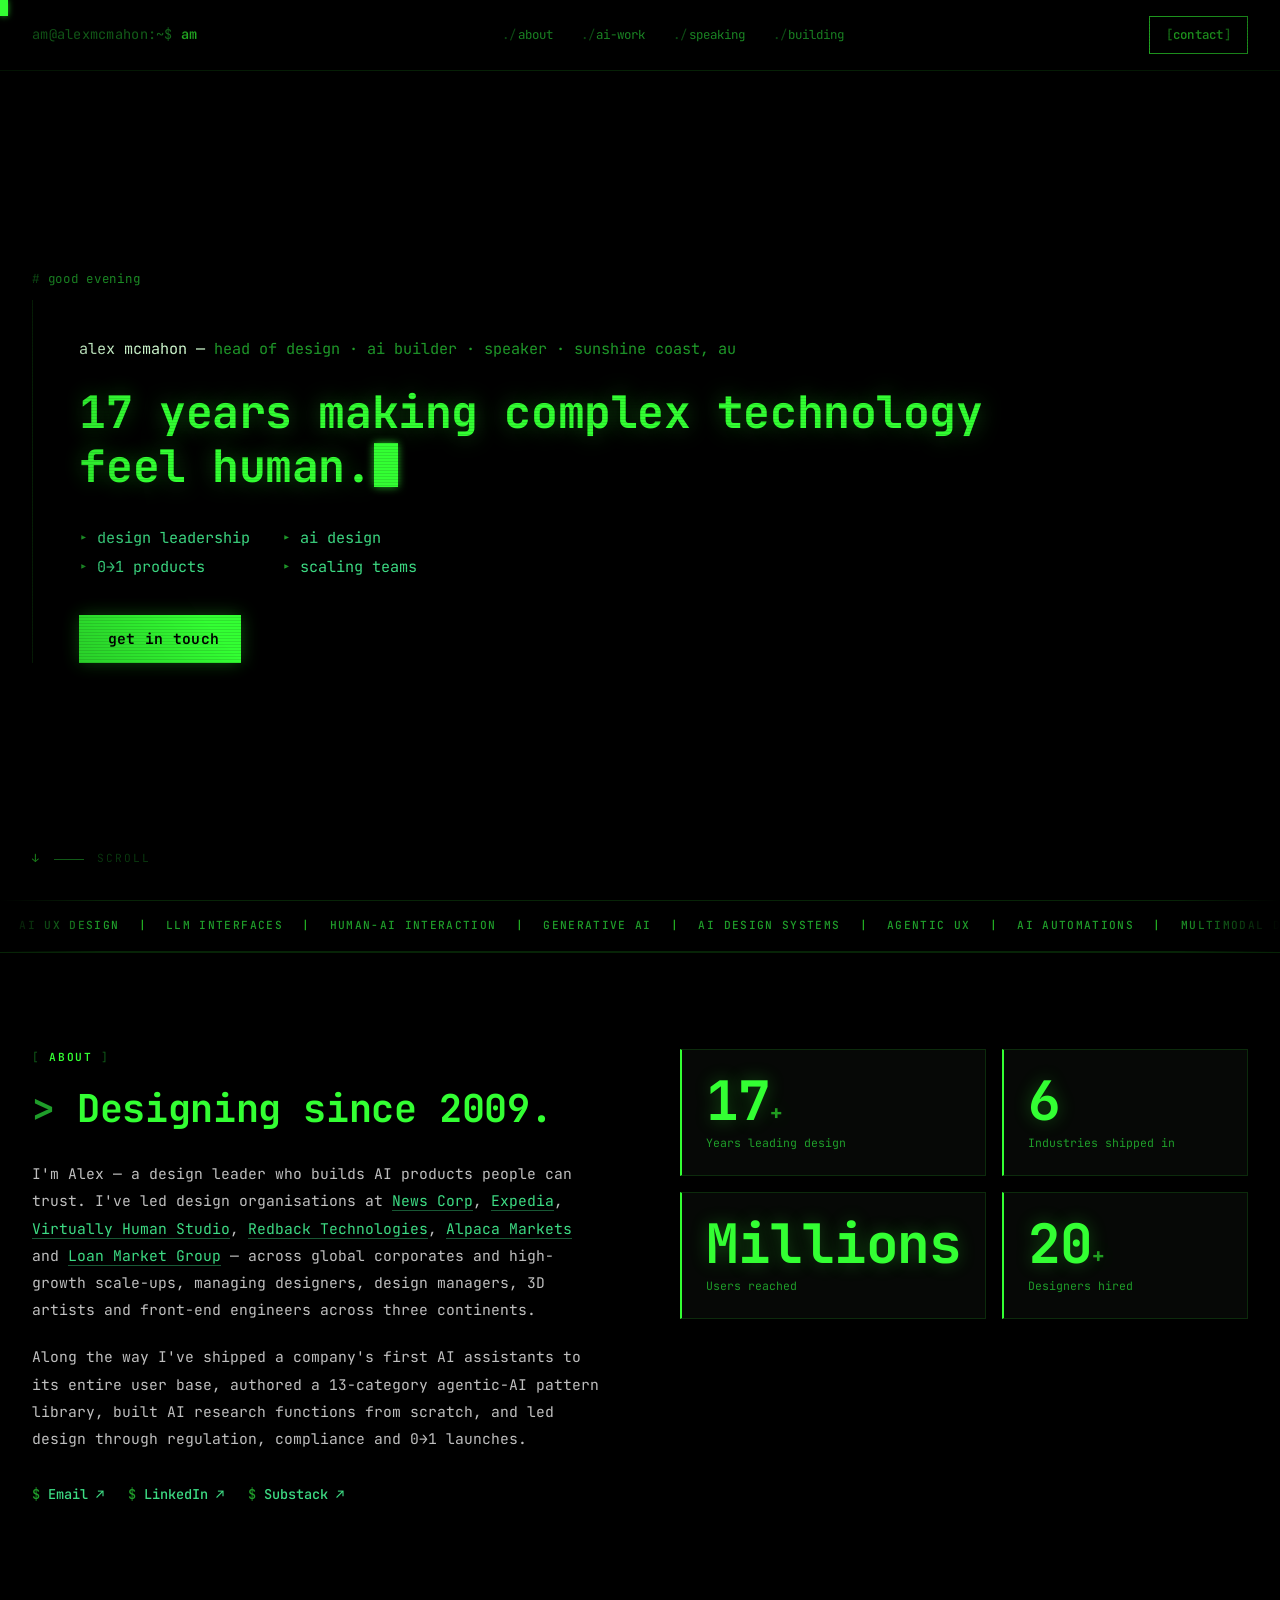
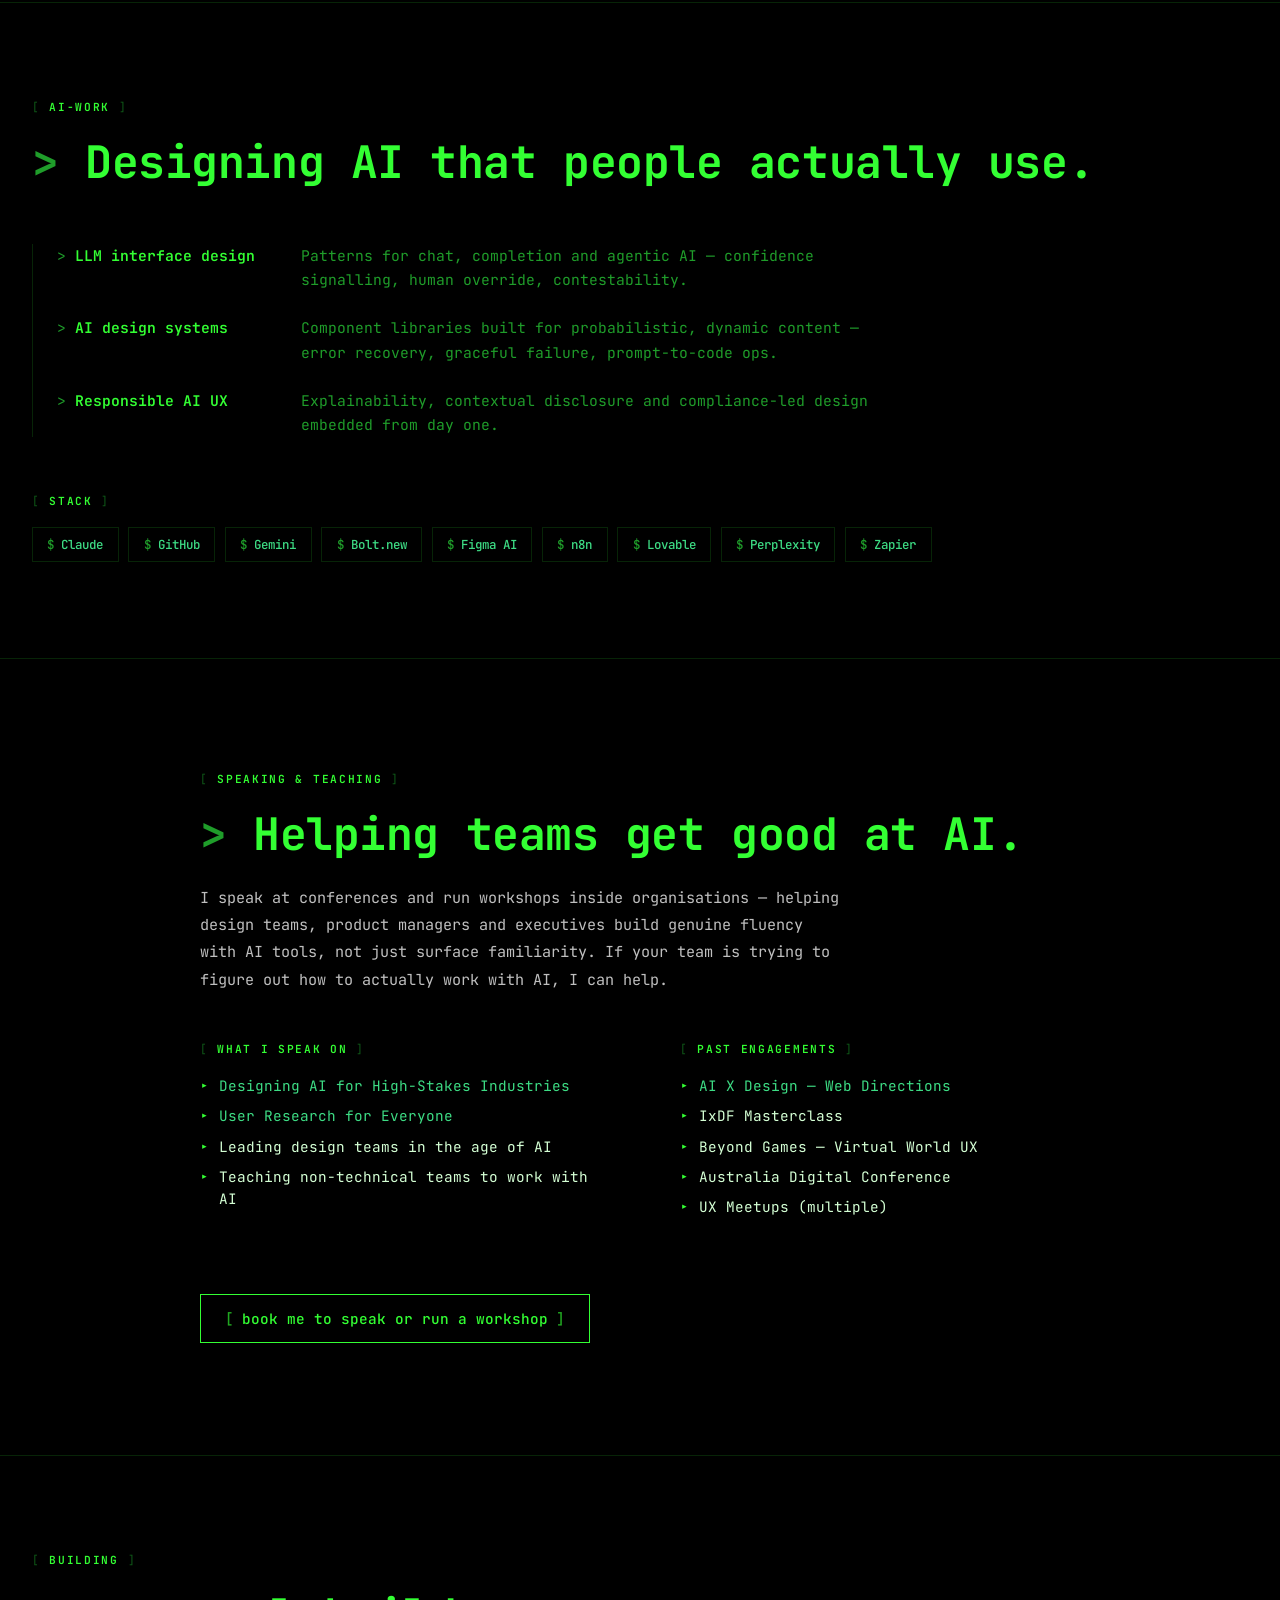
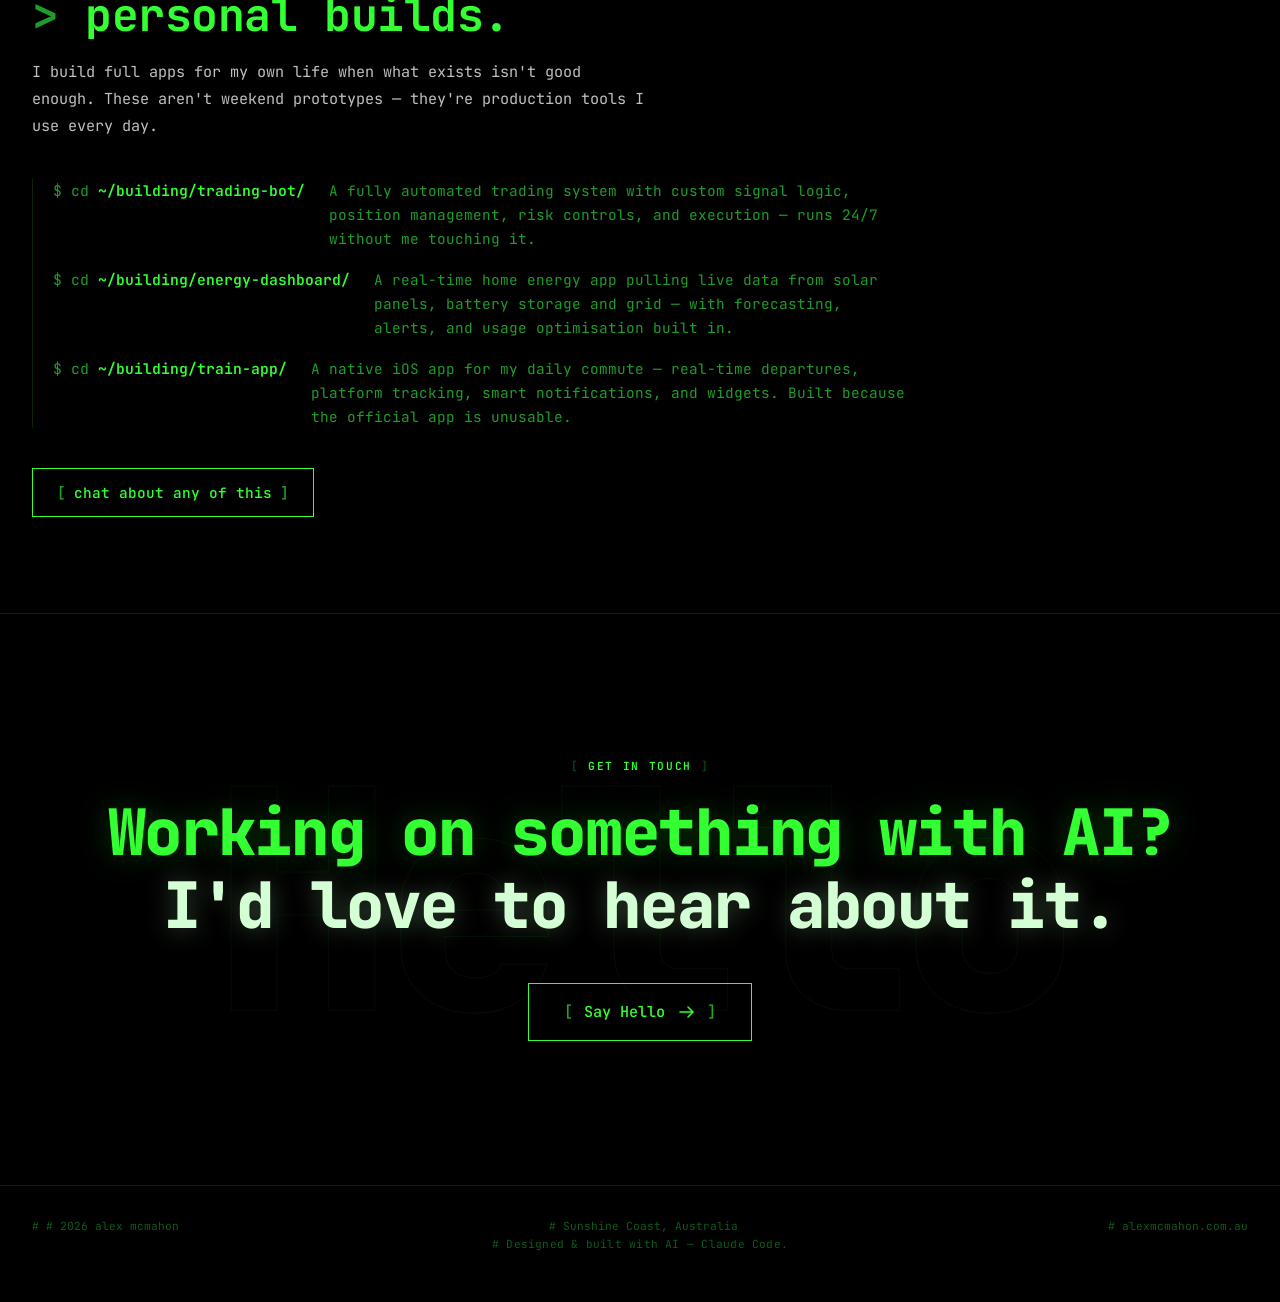
<file: v1-terminal.html>
<!DOCTYPE html>
<html lang="en">
<head>
  <meta charset="UTF-8" />
  <meta name="viewport" content="width=device-width, initial-scale=1.0" />
  <title>Alex McMahon — Design Leader · AI · Speaker</title>
  <link rel="preconnect" href="https://fonts.googleapis.com" />
  <link rel="preconnect" href="https://fonts.gstatic.com" crossorigin />
  <link href="https://fonts.googleapis.com/css2?family=JetBrains+Mono:ital,wght@0,400;0,500;0,600;0,700;1,400&display=swap" rel="stylesheet" />
  <link rel="stylesheet" href="style.css" />
</head>
<body>

  <!-- Custom cursor -->
  <div class="cursor" aria-hidden="true"></div>
  <div class="cursor-follower" aria-hidden="true"></div>

  <!-- ===================== NAV ===================== -->
  <nav class="nav">
    <a href="#" class="nav-logo">am</a>
    <div class="nav-links">
      <a href="#about" class="nav-link">about</a>
      <a href="#ai" class="nav-link">ai-work</a>
      <a href="#speaking" class="nav-link">speaking</a>
      <a href="#building" class="nav-link">building</a>
    </div>
    <a href="mailto:hello@alexmcmahon.com.au" class="nav-cta">contact</a>
  </nav>

  <!-- ===================== HERO ===================== -->
  <section class="hero" id="hero">

    <div class="hero-content">
      <div class="visitor-greeting" id="visitorGreeting" aria-live="polite"></div>

      <div class="term-body" id="termBody">

          <div class="shell-out">alex mcmahon — <span class="dim">head of design · ai builder · speaker · sunshine coast, au</span></div>

          <div class="shell-out big">
            <span class="stream-target" data-text="17 years making complex technology feel human."></span>
          </div>

          <div class="shell-out">
            <div class="shell-tree">
              <span>design leadership</span>
              <span>ai design</span>
              <span>0→1 products</span>
              <span>scaling teams</span>
            </div>
          </div>

          <div class="hero-cta reveal-item delay-3">
            <a href="mailto:hello@alexmcmahon.com.au" class="shell-cta">
              get in touch
            </a>
          </div>

      </div>
    </div>

    <div class="hero-scroll" aria-hidden="true">
      <div class="scroll-line"></div>
      <span>scroll</span>
    </div>
  </section>

  <!-- ===================== MARQUEE ===================== -->
  <div class="marquee-wrap" aria-hidden="true">
    <div class="marquee-track">
      <div class="marquee-inner">
        <span>AI UX Design</span><span class="sep">|</span>
        <span>LLM Interfaces</span><span class="sep">|</span>
        <span>Human-AI Interaction</span><span class="sep">|</span>
        <span>Generative AI</span><span class="sep">|</span>
        <span>AI Design Systems</span><span class="sep">|</span>
        <span>Agentic UX</span><span class="sep">|</span>
        <span>AI Automations</span><span class="sep">|</span>
        <span>Multimodal Design</span><span class="sep">|</span>
        <span>Figma AI</span><span class="sep">|</span>
        <span>Responsible AI</span><span class="sep">|</span>
        <span>Design Leadership</span><span class="sep">|</span>
        <span>0→1 Products</span><span class="sep">|</span>
        <!-- Duplicate -->
        <span>AI UX Design</span><span class="sep">|</span>
        <span>LLM Interfaces</span><span class="sep">|</span>
        <span>Human-AI Interaction</span><span class="sep">|</span>
        <span>Generative AI</span><span class="sep">|</span>
        <span>AI Design Systems</span><span class="sep">|</span>
        <span>Agentic UX</span><span class="sep">|</span>
        <span>AI Automations</span><span class="sep">|</span>
        <span>Multimodal Design</span><span class="sep">|</span>
        <span>Figma AI</span><span class="sep">|</span>
        <span>Responsible AI</span><span class="sep">|</span>
        <span>Design Leadership</span><span class="sep">|</span>
        <span>0→1 Products</span><span class="sep">|</span>
      </div>
    </div>
  </div>

  <!-- ===================== ABOUT ===================== -->
  <section class="about" id="about">
    <div class="about-grid">

      <div class="about-left">
        <div class="section-label reveal-item">about</div>
        <h2 class="about-title reveal-item">
          Designing since 2009.
        </h2>
        <p class="about-text reveal-item delay-1">
          I'm Alex — a design leader who builds AI products people can trust. I've led design organisations at <a href="https://www.newscorpaustralia.com/" target="_blank" rel="noopener" class="cs-link">News Corp</a>, <a href="https://www.expediagroup.com/" target="_blank" rel="noopener" class="cs-link">Expedia</a>, <a href="https://www.marketingdive.com/news/budweiser-zed-run-sponsorship-clydesdales-nft-metaverse/625192/" target="_blank" rel="noopener" class="cs-link">Virtually Human Studio</a>, <a href="https://www.pv-magazine-australia.com/2024/10/16/redback-reveals-next-gen-home-battery-and-inverter-range/" target="_blank" rel="noopener" class="cs-link">Redback Technologies</a>, <a href="https://fortune.com/2026/01/14/alpaca-fundraise-series-d-brokerage-infrastructure/" target="_blank" rel="noopener" class="cs-link">Alpaca Markets</a> and <a href="https://www.mpamag.com/au/mortgage-industry/technology/lmg-launches-embedded-ai-tools-in-mycrm/558390" target="_blank" rel="noopener" class="cs-link">Loan Market Group</a> — across global corporates and high-growth scale-ups, managing designers, design managers, 3D artists and front-end engineers across three continents.
        </p>
        <p class="about-text reveal-item delay-2">
          Along the way I've shipped a company's first AI assistants to its entire user base, authored a 13-category agentic-AI pattern library, built AI research functions from scratch, and led design through regulation, compliance and 0→1 launches.
        </p>
        <div class="about-links reveal-item delay-3">
          <a href="mailto:hello@alexmcmahon.com.au" class="about-link">Email ↗</a>
          <a href="https://linkedin.com/in/alexmcmahon" target="_blank" rel="noopener" class="about-link">LinkedIn ↗</a>
          <a href="https://himynameisalexm.substack.com/" target="_blank" rel="noopener" class="about-link">Substack ↗</a>
        </div>
      </div>

      <div class="about-right">
        <div class="stats-grid">
          <div class="stat reveal-item">
            <div class="stat-number">17<span class="stat-plus">+</span></div>
            <div class="stat-label">Years leading design</div>
          </div>
          <div class="stat reveal-item delay-1">
            <div class="stat-number">6</div>
            <div class="stat-label">Industries shipped in</div>
          </div>
          <div class="stat reveal-item delay-2">
            <div class="stat-number">Millions</div>
            <div class="stat-label">Users reached</div>
          </div>
          <div class="stat reveal-item delay-3">
            <div class="stat-number">20<span class="stat-plus">+</span></div>
            <div class="stat-label">Designers hired</div>
          </div>
        </div>

      </div>

    </div>

  </section>

  <!-- ===================== AI WORK ===================== -->
  <section class="ai-section" id="ai">
    <div class="section-header">
      <div class="section-label reveal-item">ai-work</div>
      <h2 class="section-title reveal-item delay-1">
        Designing AI that people actually use.
      </h2>
    </div>

    <ul class="ai-bullets reveal-item delay-2">
      <li>
        <strong>LLM interface design</strong>
        <span>Patterns for chat, completion and agentic AI — confidence signalling, human override, contestability.</span>
      </li>
      <li>
        <strong>AI design systems</strong>
        <span>Component libraries built for probabilistic, dynamic content — error recovery, graceful failure, prompt-to-code ops.</span>
      </li>
      <li>
        <strong>Responsible AI UX</strong>
        <span>Explainability, contextual disclosure and compliance-led design embedded from day one.</span>
      </li>
    </ul>

    <div class="ai-stack reveal-item delay-3">
      <div class="section-label">stack</div>
      <div class="tools-grid">
        <div class="tool-chip">Claude</div>
        <div class="tool-chip">GitHub</div>
        <div class="tool-chip">Gemini</div>
        <div class="tool-chip">Bolt.new</div>
        <div class="tool-chip">Figma AI</div>
        <div class="tool-chip">n8n</div>
        <div class="tool-chip">Lovable</div>
        <div class="tool-chip">Perplexity</div>
        <div class="tool-chip">Zapier</div>
      </div>
    </div>
  </section>

  <!-- ===================== SPEAKING ===================== -->
  <section class="speaking-section" id="speaking">
    <div class="speaking-inner">
      <div class="section-label reveal-item">speaking & teaching</div>
      <h2 class="section-title reveal-item delay-1">Helping teams get good at AI.</h2>
      <p class="speaking-intro reveal-item delay-2">
        I speak at conferences and run workshops inside organisations — helping design teams, product managers and executives build genuine fluency with AI tools, not just surface familiarity. If your team is trying to figure out how to actually work with AI, I can help.
      </p>
      <div class="speaking-grid reveal-item delay-3">
        <div class="speak-block">
          <div class="section-label">what I speak on</div>
          <ul class="speak-topics">
            <li><a href="https://webdirections.org/aixdesign/speakers/alex-mcmahon.php" target="_blank" rel="noopener">Designing AI for High-Stakes Industries</a></li>
            <li><a href="https://ixdf.org/master-classes/user-research-for-everyone-practical-strategies-for-every-team" target="_blank" rel="noopener">User Research for Everyone</a></li>
            <li>Leading design teams in the age of AI</li>
            <li>Teaching non-technical teams to work with AI</li>
          </ul>
        </div>
        <div class="speak-block">
          <div class="section-label">past engagements</div>
          <ul class="speak-topics">
            <li><a href="https://webdirections.org/aixdesign/" target="_blank" rel="noopener">AI X Design — Web Directions</a></li>
            <li>IxDF Masterclass</li>
            <li>Beyond Games — Virtual World UX</li>
            <li>Australia Digital Conference</li>
            <li>UX Meetups (multiple)</li>
          </ul>
          <p class="speak-availability" id="speakAvailability"></p>
        </div>
      </div>
      <a href="mailto:hello@alexmcmahon.com.au?subject=Speaking%20enquiry" class="build-cta reveal-item delay-4">
        book me to speak or run a workshop
      </a>
    </div>
  </section>

  <!-- ===================== BUILDING ===================== -->
  <section class="building" id="building">
    <div class="building-inner">
      <div class="section-label reveal-item">building</div>
      <h2 class="section-title reveal-item delay-1">personal builds.</h2>
      <p class="building-sub reveal-item delay-2">
        I build full apps for my own life when what exists isn't good enough. These aren't weekend prototypes — they're production tools I use every day.
      </p>

      <ul class="build-list reveal-item delay-3">
        <li>
          <span class="build-path">~/building/trading-bot/</span>
          <span class="build-note">A fully automated trading system with custom signal logic, position management, risk controls, and execution — runs 24/7 without me touching it.</span>
        </li>
        <li>
          <span class="build-path">~/building/energy-dashboard/</span>
          <span class="build-note">A real-time home energy app pulling live data from solar panels, battery storage and grid — with forecasting, alerts, and usage optimisation built in.</span>
        </li>
        <li>
          <span class="build-path">~/building/train-app/</span>
          <span class="build-note">A native iOS app for my daily commute — real-time departures, platform tracking, smart notifications, and widgets. Built because the official app is unusable.</span>
        </li>
      </ul>

      <a href="mailto:hello@alexmcmahon.com.au?subject=Let%27s%20chat" class="build-cta reveal-item delay-4">
        chat about any of this
      </a>
    </div>
  </section>

  <!-- PROJECTS + MERCH — hidden until ready to launch -->

  <!-- ===================== CONTACT ===================== -->
  <section class="contact" id="contact">
    <div class="contact-bg-text" aria-hidden="true">Hello</div>
    <div class="contact-inner">
      <div class="section-label reveal-item">Get in Touch</div>
      <h2 class="contact-title reveal-item">
        Working on something with AI?<br />
        <span class="gradient-text">I'd love to hear about it.</span>
      </h2>
      <a href="mailto:hello@alexmcmahon.com.au" class="contact-btn reveal-item delay-1">
        Say Hello
        <svg width="20" height="20" viewBox="0 0 20 20" fill="none" aria-hidden="true">
          <path d="M4 10h12M12 5l5 5-5 5" stroke="currentColor" stroke-width="1.5" stroke-linecap="round" stroke-linejoin="round"/>
        </svg>
      </a>
    </div>
  </section>

  <!-- ===================== FOOTER ===================== -->
  <footer class="footer">
    <div class="footer-inner">
      <span>© 2026 Alex McMahon</span>
      <span>Sunshine Coast, Australia</span>
      <span>alexmcmahon.com.au</span>
    </div>
    <div class="footer-disclaimer">Designed &amp; built with AI — Claude Code.</div>
  </footer>

  <script src="script.js"></script>
</body>
</html>
</file>
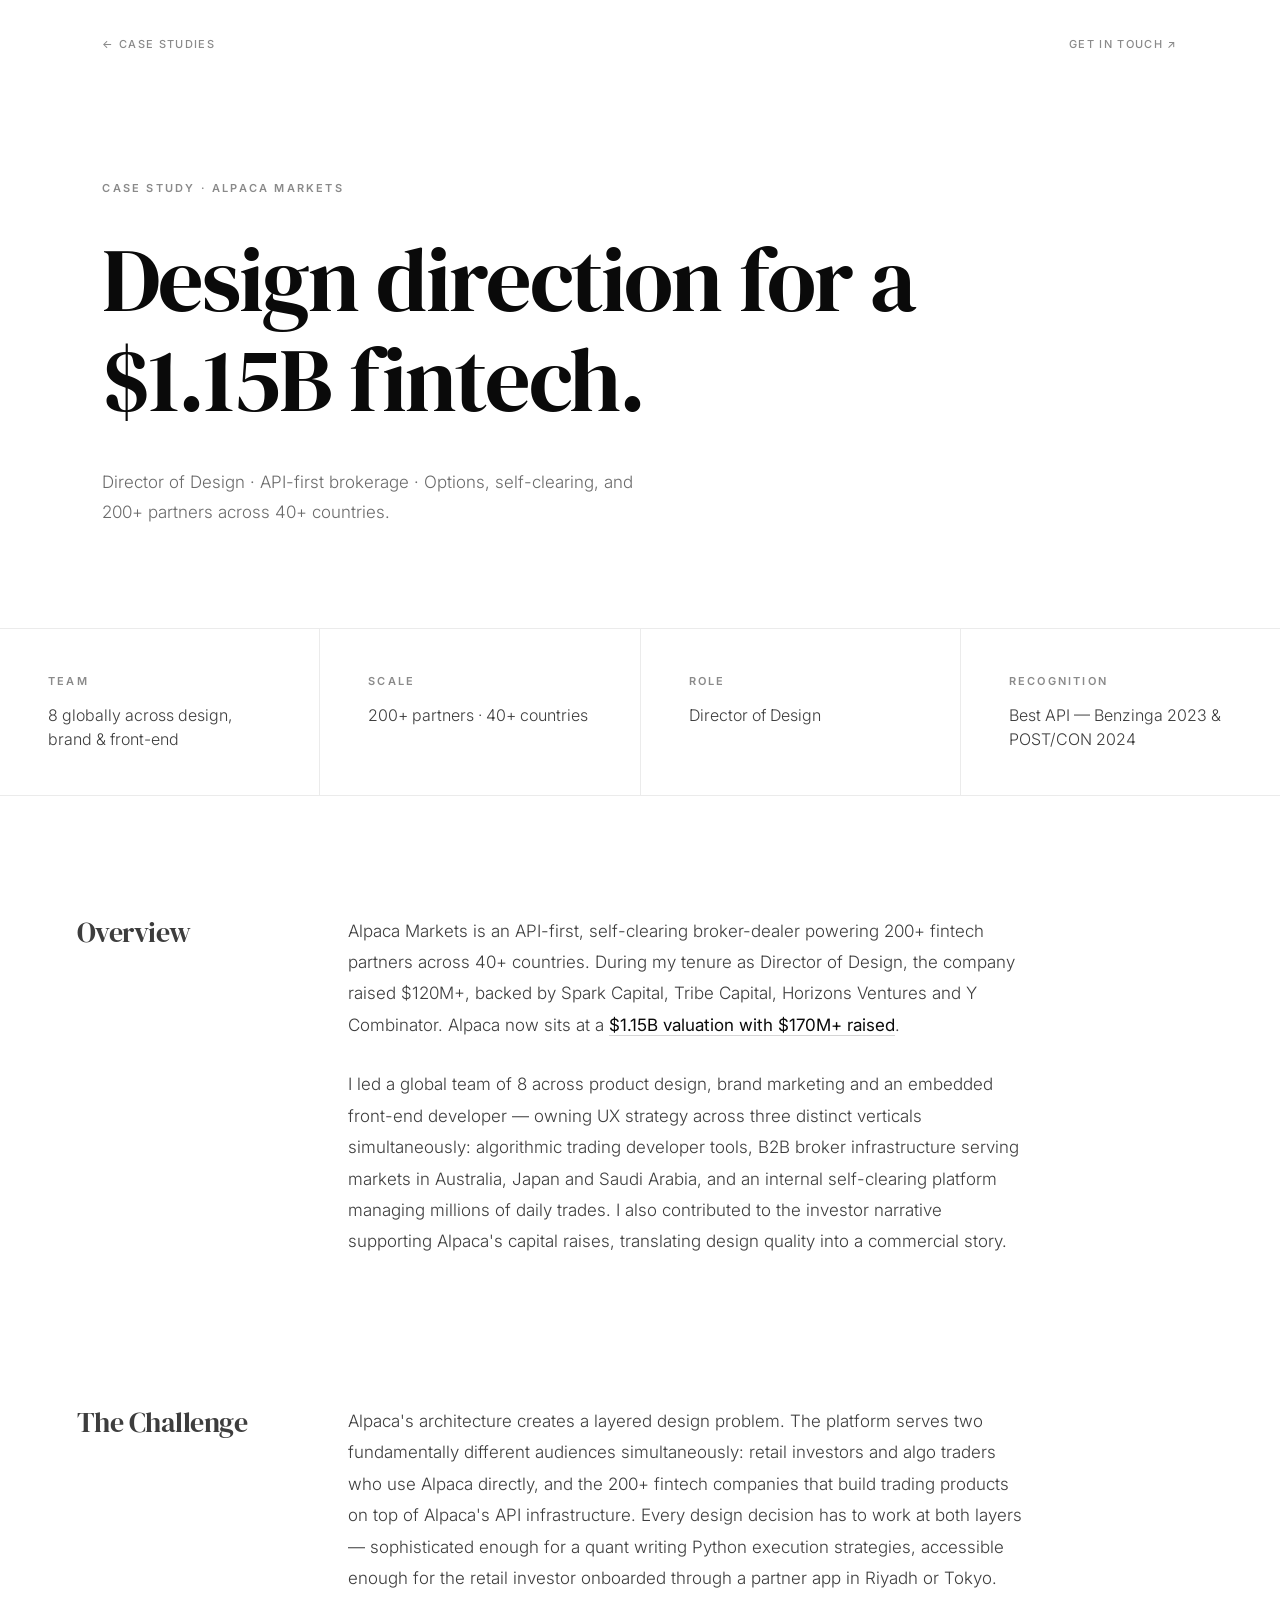
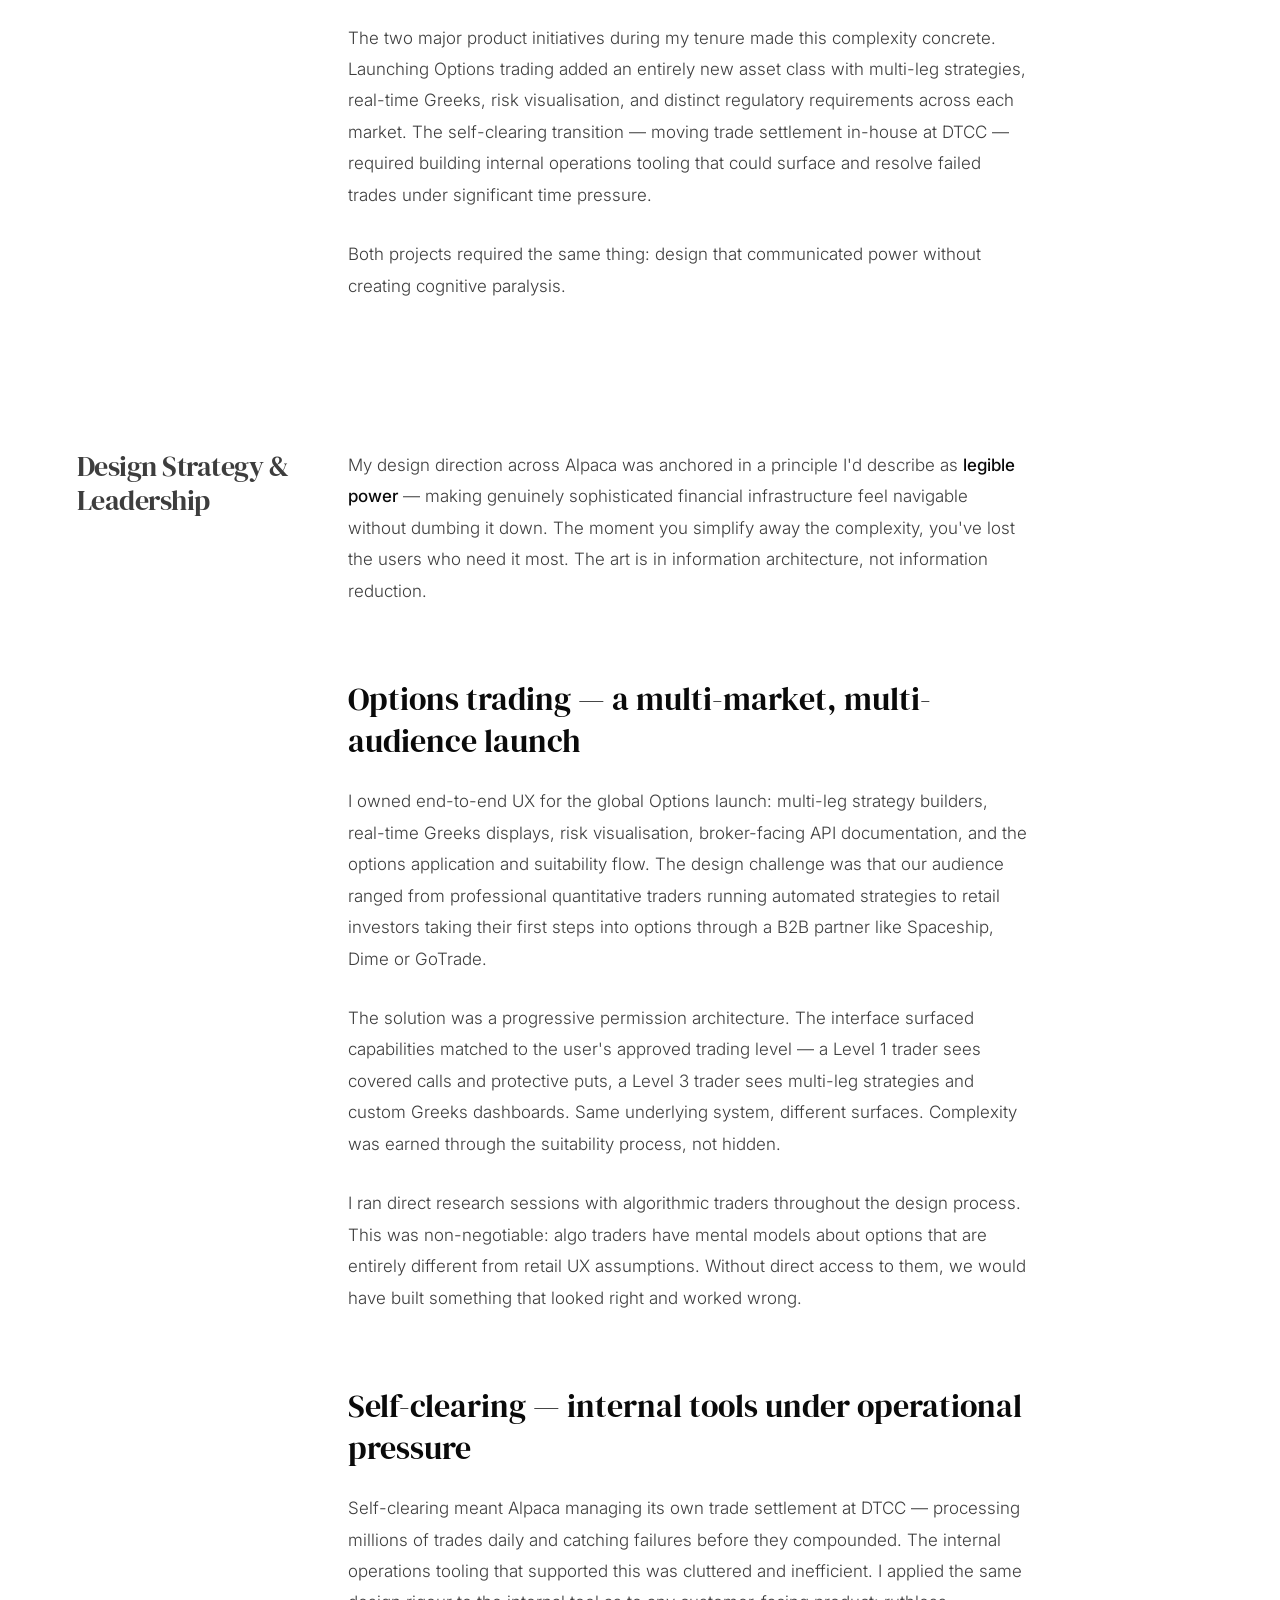
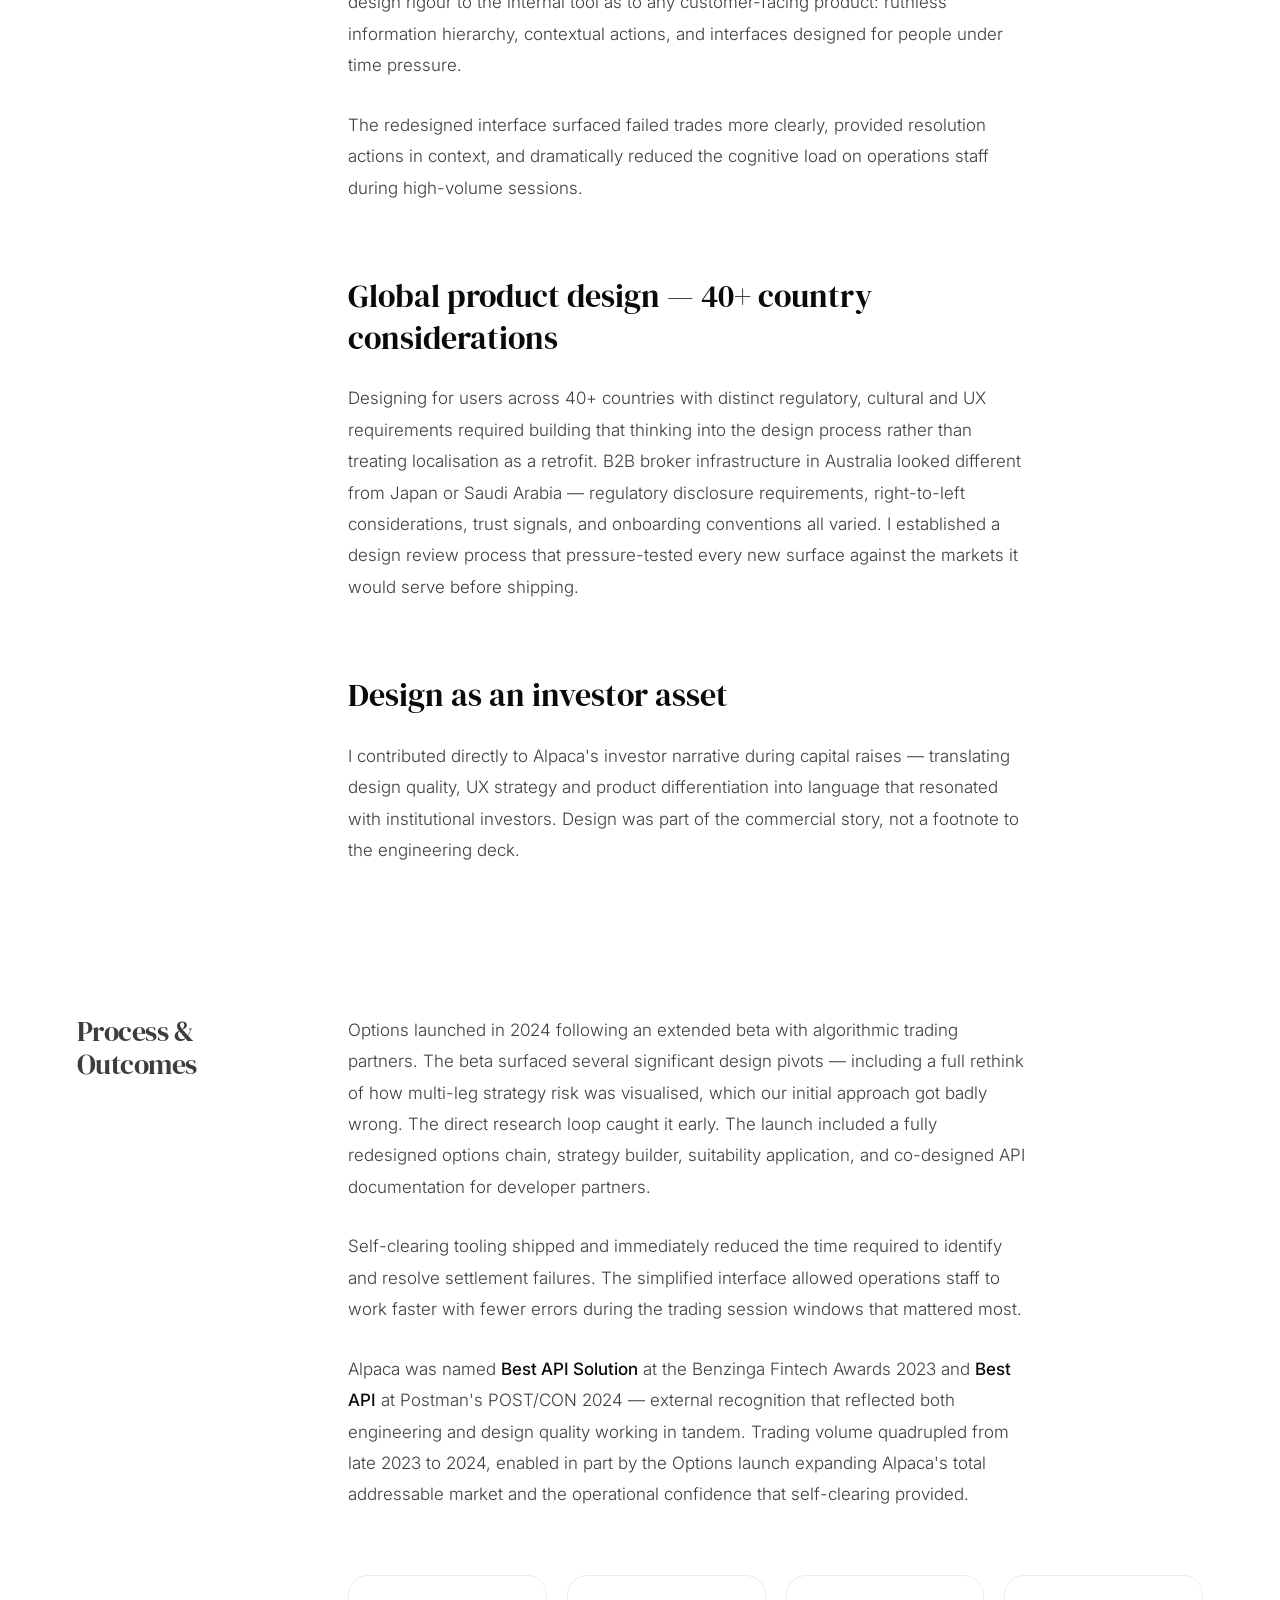
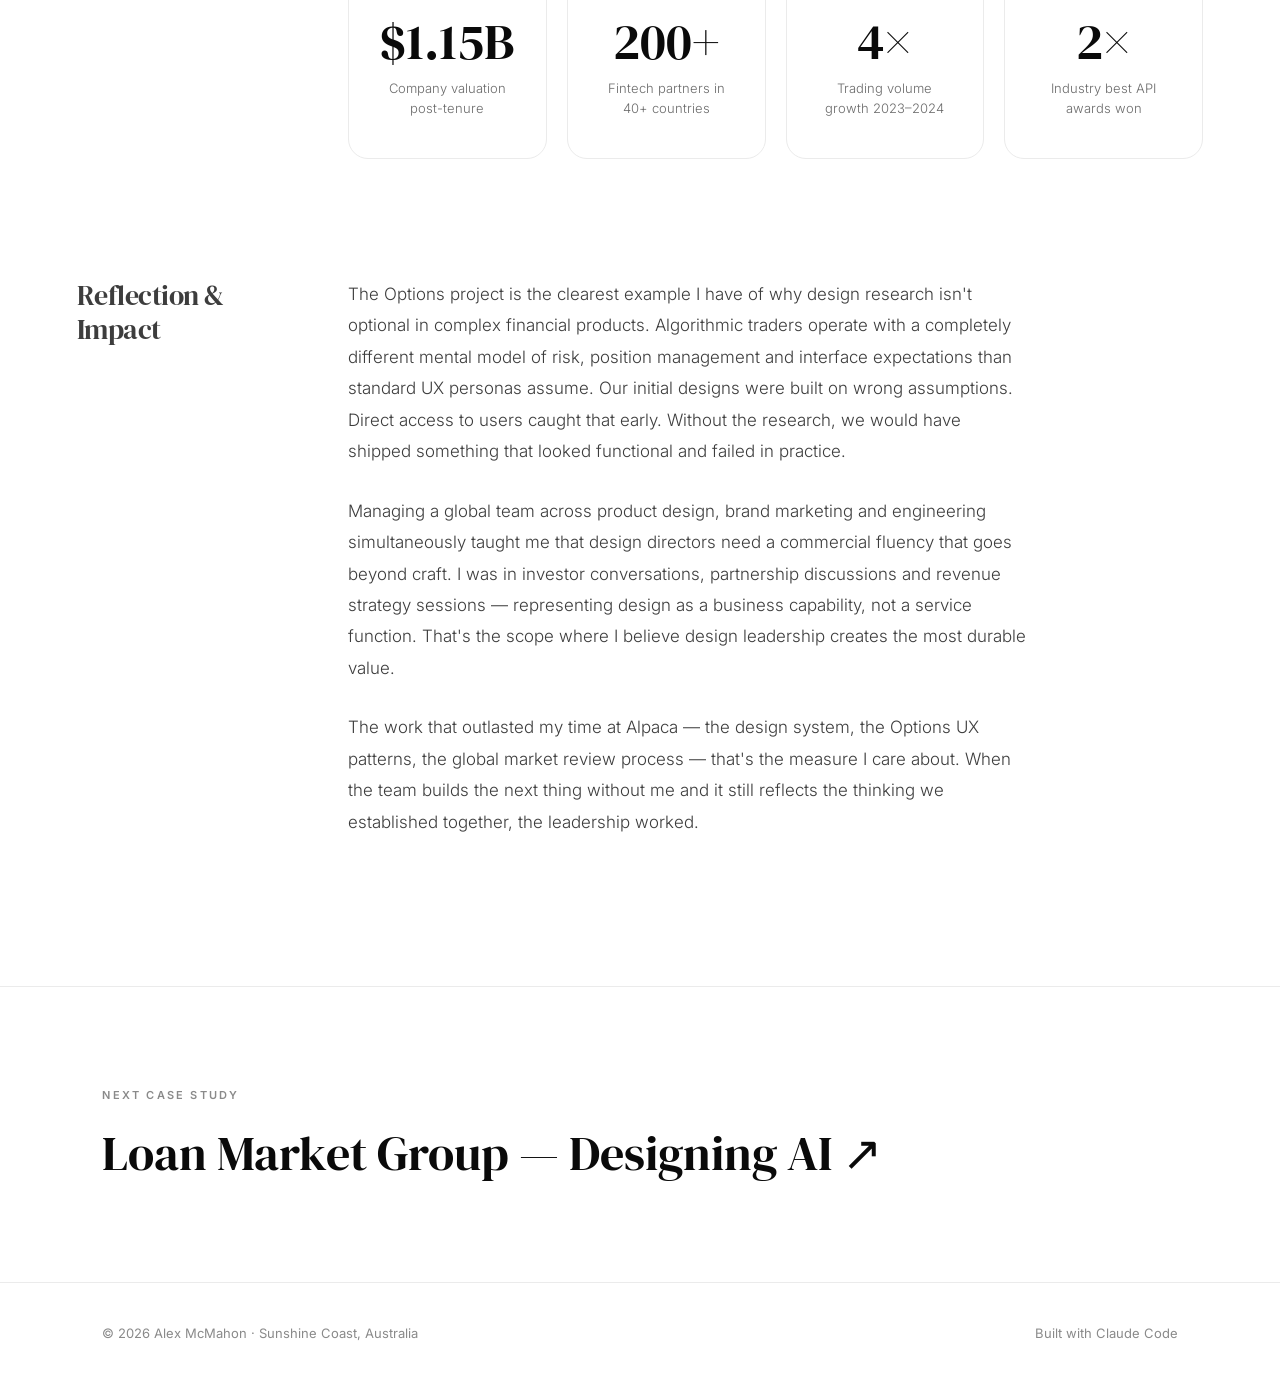
<file: casestudies/alpaca.html>
<!DOCTYPE html>
<html lang="en">
<head>
  <meta charset="UTF-8" />
  <meta name="viewport" content="width=device-width, initial-scale=1.0" />
  <title>Alpaca Markets — Alex McMahon</title>
  <link rel="preconnect" href="https://fonts.googleapis.com" />
  <link rel="preconnect" href="https://fonts.gstatic.com" crossorigin />
  <link href="https://fonts.googleapis.com/css2?family=DM+Serif+Display:ital@0;1&family=Inter:wght@300;400;500;600&display=swap" rel="stylesheet" />
  <style>
    *, *::before, *::after { margin: 0; padding: 0; box-sizing: border-box; }

    :root {
      --white: #ffffff;
      --off-white: #fafaf8;
      --black: #0a0a0a;
      --gray-700: #3d3d3d;
      --gray-500: #6b6b6b;
      --gray-400: #8a8a8a;
      --gray-300: #b0b0b0;
      --gray-200: #d4d4d4;
      --gray-100: #ebebeb;
      --gold: #b8965a;
      --gold-light: #d4b87a;
      --serif: 'DM Serif Display', Georgia, serif;
      --sans: 'Inter', -apple-system, BlinkMacSystemFont, sans-serif;
    }

    html { -webkit-font-smoothing: antialiased; -moz-osx-font-smoothing: grayscale; scroll-behavior: smooth; }

    body {
      font-family: var(--sans);
      color: var(--black);
      background: var(--white);
      line-height: 1.6;
      overflow-x: hidden;
    }

    ::selection { background: var(--black); color: var(--white); }
    a { color: inherit; text-decoration: none; }

    .persistent-cta {
      position: fixed;
      top: 36px;
      right: clamp(32px, 8vw, 140px);
      font-size: 11px;
      font-weight: 500;
      letter-spacing: 0.12em;
      text-transform: uppercase;
      color: var(--gray-400);
      z-index: 10;
      transition: color 0.3s;
    }
    .persistent-cta:hover { color: var(--black); }

    .back-link {
      position: fixed;
      top: 36px;
      left: clamp(32px, 8vw, 140px);
      font-size: 11px;
      font-weight: 500;
      letter-spacing: 0.12em;
      text-transform: uppercase;
      color: var(--gray-400);
      z-index: 10;
      transition: color 0.3s;
    }
    .back-link:hover { color: var(--black); }

    .cs-hero {
      padding: 180px clamp(32px, 8vw, 140px) 100px;
    }

    .cs-eyebrow {
      font-size: 11px;
      font-weight: 600;
      letter-spacing: 0.2em;
      text-transform: uppercase;
      color: var(--gray-400);
      margin-bottom: 32px;
      opacity: 0;
      transform: translateY(16px);
      animation: fadeUp 0.8s 0.2s forwards;
    }

    .cs-title {
      font-family: var(--serif);
      font-size: clamp(44px, 7vw, 92px);
      font-weight: 400;
      line-height: 1.12;
      letter-spacing: -2px;
      max-width: 1000px;
      padding-bottom: 0.05em;
      opacity: 0;
      transform: translateY(24px);
      animation: fadeUp 1s 0.4s forwards;
    }

    /* Shimmer lives on an inner span so its animation can't clobber the fade-in */
    .cs-title .shimmer { display: block; }

    .shimmer {
      background: linear-gradient(
        90deg,
        var(--black) 0%, var(--black) 44%,
        var(--gold) 48%, var(--gold-light) 50%, var(--gold) 52%,
        var(--black) 56%, var(--black) 100%
      );
      background-size: 400% 100%;
      background-position: 0% center;
      -webkit-background-clip: text;
      background-clip: text;
      -webkit-text-fill-color: transparent;
    }
    .shimmer.active { animation: shimmerSweep 6s ease forwards; }

    @keyframes shimmerSweep {
      0% { background-position: 100% center; }
      70% { background-position: 0% center; }
      100% { background-position: 0% center; }
    }

    .cs-meta {
      font-size: 17px;
      font-weight: 300;
      line-height: 1.8;
      color: var(--gray-500);
      max-width: 560px;
      margin-top: 32px;
      opacity: 0;
      transform: translateY(16px);
      animation: fadeUp 1s 0.7s forwards;
    }

    .facts {
      display: flex;
      border-top: 1px solid var(--gray-100);
      border-bottom: 1px solid var(--gray-100);
    }

    .fact {
      flex: 1;
      padding: 44px clamp(24px, 4vw, 48px);
      border-right: 1px solid var(--gray-100);
    }
    .fact:last-child { border-right: none; }

    .fact-label {
      font-size: 11px;
      font-weight: 600;
      letter-spacing: 0.2em;
      text-transform: uppercase;
      color: var(--gray-400);
      margin-bottom: 12px;
    }

    .fact-value {
      font-size: 16px;
      font-weight: 300;
      color: var(--gray-700);
      line-height: 1.5;
    }

    .cs-content {
      padding: 120px clamp(32px, 6vw, 110px);
    }

    .cs-section { margin-bottom: 120px; }
    .cs-section:last-child { margin-bottom: 0; }

    .cs-section h2 {
      font-family: var(--serif);
      font-size: clamp(36px, 4.5vw, 56px);
      font-weight: 400;
      line-height: 1.2;
      letter-spacing: -1px;
      margin-bottom: 40px;
      padding-bottom: 0.05em;
      max-width: 680px;
    }

    .cs-section h3 {
      font-family: var(--serif);
      font-size: clamp(24px, 2.6vw, 32px);
      font-weight: 400;
      line-height: 1.3;
      margin: 72px 0 24px;
      max-width: 680px;
    }

    .cs-section p {
      font-size: 17px;
      font-weight: 300;
      line-height: 1.85;
      color: var(--gray-700);
      max-width: 680px;
      margin-bottom: 28px;
    }

    .cs-section p strong { font-weight: 500; color: var(--black); }
    .cs-section p em { font-style: italic; color: var(--gray-500); }

    .cs-link {
      color: var(--black);
      font-weight: 400;
      border-bottom: 1px solid var(--gray-200);
      transition: border-color 0.3s;
    }
    .cs-link:hover { border-color: var(--black); }

    /* ===== EDITORIAL GRID =====
       Wide screens get a sticky rail carrying the section title, so the page
       always has a left column doing work instead of sitting empty. Collapses
       to a single column below 1180px. */
    @media (min-width: 1180px) {
      .cs-section {
        display: grid;
        grid-template-columns: 220px minmax(0, 1fr);
        column-gap: clamp(40px, 4vw, 80px);
        align-items: start;
      }

      .cs-section-rail {
        position: sticky;
        top: 100px;
      }

      .cs-section-rail h2 {
        font-size: clamp(26px, 2.2vw, 34px);
        letter-spacing: -0.5px;
        margin-bottom: 0;
        color: var(--gray-700);
      }
    }

    .cs-metrics {
      display: grid;
      grid-template-columns: repeat(4, 1fr);
      gap: 20px;
      margin-top: 64px;
    }

    .metric-card {
      border: 1px solid var(--gray-100);
      border-radius: 20px;
      padding: 40px 28px;
      text-align: center;
      opacity: 0;
      transform: translateY(24px);
      transition: all 0.7s cubic-bezier(0.16, 1, 0.3, 1);
    }

    .metric-card.visible { opacity: 1; transform: none; }
    .metric-card:nth-child(2) { transition-delay: 0.08s; }
    .metric-card:nth-child(3) { transition-delay: 0.16s; }
    .metric-card:nth-child(4) { transition-delay: 0.24s; }

    .metric-card:hover {
      transform: translateY(-4px);
      box-shadow: 0 20px 60px rgba(0,0,0,0.05);
      border-color: var(--gray-200);
    }

    .metric-value {
      font-family: var(--serif);
      font-size: clamp(36px, 4vw, 52px);
      line-height: 1;
      margin-bottom: 12px;
    }

    .metric-label {
      font-size: 13px;
      font-weight: 300;
      line-height: 1.5;
      color: var(--gray-500);
    }

    .cs-next {
      padding: 100px clamp(32px, 8vw, 140px);
      border-top: 1px solid var(--gray-100);
    }

    .cs-next-label {
      font-size: 11px;
      font-weight: 600;
      letter-spacing: 0.2em;
      text-transform: uppercase;
      color: var(--gray-400);
      margin-bottom: 20px;
    }

    .cs-next-title {
      font-family: var(--serif);
      font-size: clamp(32px, 4vw, 48px);
      line-height: 1.2;
      transition: color 0.3s;
    }
    .cs-next-title:hover { color: var(--gray-500); }

    .footer {
      padding: 40px clamp(32px, 8vw, 140px);
      border-top: 1px solid var(--gray-100);
      display: flex;
      justify-content: space-between;
      font-size: 13px;
      color: var(--gray-400);
    }

    .reveal {
      opacity: 0;
      transform: translateY(32px);
      transition: opacity 0.9s cubic-bezier(0.16, 1, 0.3, 1), transform 0.9s cubic-bezier(0.16, 1, 0.3, 1);
    }
    .reveal.visible { opacity: 1; transform: none; }

    @keyframes fadeUp { to { opacity: 1; transform: translateY(0); } }

    @media (max-width: 900px) {
      .facts { flex-wrap: wrap; }
      .fact { flex: 1 1 100%; border-right: none; border-bottom: 1px solid var(--gray-100); }
      .fact:last-child { border-bottom: none; }
      .cs-metrics { grid-template-columns: 1fr 1fr; }
    }

    @media (max-width: 768px) {
      .cs-hero { padding-top: 140px; }
      .back-link, .persistent-cta { font-size: 10px; }
      .footer { flex-direction: column; gap: 8px; }
    }
  </style>
</head>
<body>

  <a href="index.html" class="back-link">← Case Studies</a>
  <a href="mailto:hello@alexmcmahon.com.au" class="persistent-cta">Get in Touch ↗</a>

  <section class="cs-hero">
    <div class="cs-eyebrow">Case Study · Alpaca Markets</div>
    <h1 class="cs-title"><span class="shimmer">Design direction for a $1.15B fintech.</span></h1>
    <p class="cs-meta">Director of Design · API-first brokerage · Options, self-clearing, and 200+ partners across 40+ countries.</p>
  </section>

  <div class="facts">
    <div class="fact">
      <div class="fact-label">Team</div>
      <div class="fact-value">8 globally across design, brand &amp; front-end</div>
    </div>
    <div class="fact">
      <div class="fact-label">Scale</div>
      <div class="fact-value">200+ partners · 40+ countries</div>
    </div>
    <div class="fact">
      <div class="fact-label">Role</div>
      <div class="fact-value">Director of Design</div>
    </div>
    <div class="fact">
      <div class="fact-label">Recognition</div>
      <div class="fact-value">Best API — Benzinga 2023 &amp; POST/CON 2024</div>
    </div>
  </div>

  <article class="cs-content">

    <section class="cs-section reveal">
      <div class="cs-section-rail"><h2>Overview</h2></div>
      <div class="cs-section-body">
        <p>
          Alpaca Markets is an API-first, self-clearing broker-dealer powering 200+ fintech partners across 40+ countries. During my tenure as Director of Design, the company raised $120M+, backed by Spark Capital, Tribe Capital, Horizons Ventures and Y Combinator. Alpaca now sits at a <a href="https://fortune.com/2026/01/14/alpaca-fundraise-series-d-brokerage-infrastructure/" target="_blank" rel="noopener" class="cs-link">$1.15B valuation with $170M+ raised</a>.
        </p>
        <p>
          I led a global team of 8 across product design, brand marketing and an embedded front-end developer — owning UX strategy across three distinct verticals simultaneously: algorithmic trading developer tools, B2B broker infrastructure serving markets in Australia, Japan and Saudi Arabia, and an internal self-clearing platform managing millions of daily trades. I also contributed to the investor narrative supporting Alpaca's capital raises, translating design quality into a commercial story.
        </p>
      </div>
    </section>

    <section class="cs-section reveal">
      <div class="cs-section-rail"><h2>The Challenge</h2></div>
      <div class="cs-section-body">
        <p>
          Alpaca's architecture creates a layered design problem. The platform serves two fundamentally different audiences simultaneously: retail investors and algo traders who use Alpaca directly, and the 200+ fintech companies that build trading products on top of Alpaca's API infrastructure. Every design decision has to work at both layers — sophisticated enough for a quant writing Python execution strategies, accessible enough for the retail investor onboarded through a partner app in Riyadh or Tokyo.
        </p>
        <p>
          The two major product initiatives during my tenure made this complexity concrete. Launching Options trading added an entirely new asset class with multi-leg strategies, real-time Greeks, risk visualisation, and distinct regulatory requirements across each market. The self-clearing transition — moving trade settlement in-house at DTCC — required building internal operations tooling that could surface and resolve failed trades under significant time pressure.
        </p>
        <p>
          Both projects required the same thing: design that communicated power without creating cognitive paralysis.
        </p>
      </div>
    </section>

    <section class="cs-section reveal">
      <div class="cs-section-rail"><h2>Design Strategy &amp; Leadership</h2></div>
      <div class="cs-section-body">
        <p>
          My design direction across Alpaca was anchored in a principle I'd describe as <strong>legible power</strong> — making genuinely sophisticated financial infrastructure feel navigable without dumbing it down. The moment you simplify away the complexity, you've lost the users who need it most. The art is in information architecture, not information reduction.
        </p>

        <h3>Options trading — a multi-market, multi-audience launch</h3>
        <p>
          I owned end-to-end UX for the global Options launch: multi-leg strategy builders, real-time Greeks displays, risk visualisation, broker-facing API documentation, and the options application and suitability flow. The design challenge was that our audience ranged from professional quantitative traders running automated strategies to retail investors taking their first steps into options through a B2B partner like Spaceship, Dime or GoTrade.
        </p>
        <p>
          The solution was a progressive permission architecture. The interface surfaced capabilities matched to the user's approved trading level — a Level 1 trader sees covered calls and protective puts, a Level 3 trader sees multi-leg strategies and custom Greeks dashboards. Same underlying system, different surfaces. Complexity was earned through the suitability process, not hidden.
        </p>
        <p>
          I ran direct research sessions with algorithmic traders throughout the design process. This was non-negotiable: algo traders have mental models about options that are entirely different from retail UX assumptions. Without direct access to them, we would have built something that looked right and worked wrong.
        </p>

        <h3>Self-clearing — internal tools under operational pressure</h3>
        <p>
          Self-clearing meant Alpaca managing its own trade settlement at DTCC — processing millions of trades daily and catching failures before they compounded. The internal operations tooling that supported this was cluttered and inefficient. I applied the same design rigour to the internal tool as to any customer-facing product: ruthless information hierarchy, contextual actions, and interfaces designed for people under time pressure.
        </p>
        <p>
          The redesigned interface surfaced failed trades more clearly, provided resolution actions in context, and dramatically reduced the cognitive load on operations staff during high-volume sessions.
        </p>

        <h3>Global product design — 40+ country considerations</h3>
        <p>
          Designing for users across 40+ countries with distinct regulatory, cultural and UX requirements required building that thinking into the design process rather than treating localisation as a retrofit. B2B broker infrastructure in Australia looked different from Japan or Saudi Arabia — regulatory disclosure requirements, right-to-left considerations, trust signals, and onboarding conventions all varied. I established a design review process that pressure-tested every new surface against the markets it would serve before shipping.
        </p>

        <h3>Design as an investor asset</h3>
        <p>
          I contributed directly to Alpaca's investor narrative during capital raises — translating design quality, UX strategy and product differentiation into language that resonated with institutional investors. Design was part of the commercial story, not a footnote to the engineering deck.
        </p>
      </div>
    </section>

    <section class="cs-section reveal">
      <div class="cs-section-rail"><h2>Process &amp; Outcomes</h2></div>
      <div class="cs-section-body">
        <p>
          Options launched in 2024 following an extended beta with algorithmic trading partners. The beta surfaced several significant design pivots — including a full rethink of how multi-leg strategy risk was visualised, which our initial approach got badly wrong. The direct research loop caught it early. The launch included a fully redesigned options chain, strategy builder, suitability application, and co-designed API documentation for developer partners.
        </p>
        <p>
          Self-clearing tooling shipped and immediately reduced the time required to identify and resolve settlement failures. The simplified interface allowed operations staff to work faster with fewer errors during the trading session windows that mattered most.
        </p>
        <p>
          Alpaca was named <strong>Best API Solution</strong> at the Benzinga Fintech Awards 2023 and <strong>Best API</strong> at Postman's POST/CON 2024 — external recognition that reflected both engineering and design quality working in tandem. Trading volume quadrupled from late 2023 to 2024, enabled in part by the Options launch expanding Alpaca's total addressable market and the operational confidence that self-clearing provided.
        </p>

        <div class="cs-metrics">
          <div class="metric-card">
            <div class="metric-value">$1.15B</div>
            <div class="metric-label">Company valuation post-tenure</div>
          </div>
          <div class="metric-card">
            <div class="metric-value">200+</div>
            <div class="metric-label">Fintech partners in 40+ countries</div>
          </div>
          <div class="metric-card">
            <div class="metric-value">4×</div>
            <div class="metric-label">Trading volume growth 2023–2024</div>
          </div>
          <div class="metric-card">
            <div class="metric-value">2×</div>
            <div class="metric-label">Industry best API awards won</div>
          </div>
        </div>
      </div>
    </section>

    <section class="cs-section reveal">
      <div class="cs-section-rail"><h2>Reflection &amp; Impact</h2></div>
      <div class="cs-section-body">
        <p>
          The Options project is the clearest example I have of why design research isn't optional in complex financial products. Algorithmic traders operate with a completely different mental model of risk, position management and interface expectations than standard UX personas assume. Our initial designs were built on wrong assumptions. Direct access to users caught that early. Without the research, we would have shipped something that looked functional and failed in practice.
        </p>
        <p>
          Managing a global team across product design, brand marketing and engineering simultaneously taught me that design directors need a commercial fluency that goes beyond craft. I was in investor conversations, partnership discussions and revenue strategy sessions — representing design as a business capability, not a service function. That's the scope where I believe design leadership creates the most durable value.
        </p>
        <p>
          The work that outlasted my time at Alpaca — the design system, the Options UX patterns, the global market review process — that's the measure I care about. When the team builds the next thing without me and it still reflects the thinking we established together, the leadership worked.
        </p>
      </div>
    </section>

  </article>

  <a href="lmg.html" class="cs-next" style="display:block;">
    <div class="cs-next-label">Next Case Study</div>
    <div class="cs-next-title">Loan Market Group — Designing AI ↗</div>
  </a>

  <footer class="footer">
    <span>© 2026 Alex McMahon · Sunshine Coast, Australia</span>
    <span>Built with Claude Code</span>
  </footer>

  <script>
    'use strict';

    const shimmerEl = document.querySelector('.shimmer');
    if (shimmerEl) setTimeout(() => shimmerEl.classList.add('active'), 1000);

    const obs = new IntersectionObserver(
      (entries) => entries.forEach(e => { if (e.isIntersecting) e.target.classList.add('visible'); }),
      { threshold: 0.05, rootMargin: '0px 0px -40px 0px' }
    );
    document.querySelectorAll('.reveal, .metric-card').forEach(el => obs.observe(el));
  </script>
</body>
</html>
</file>
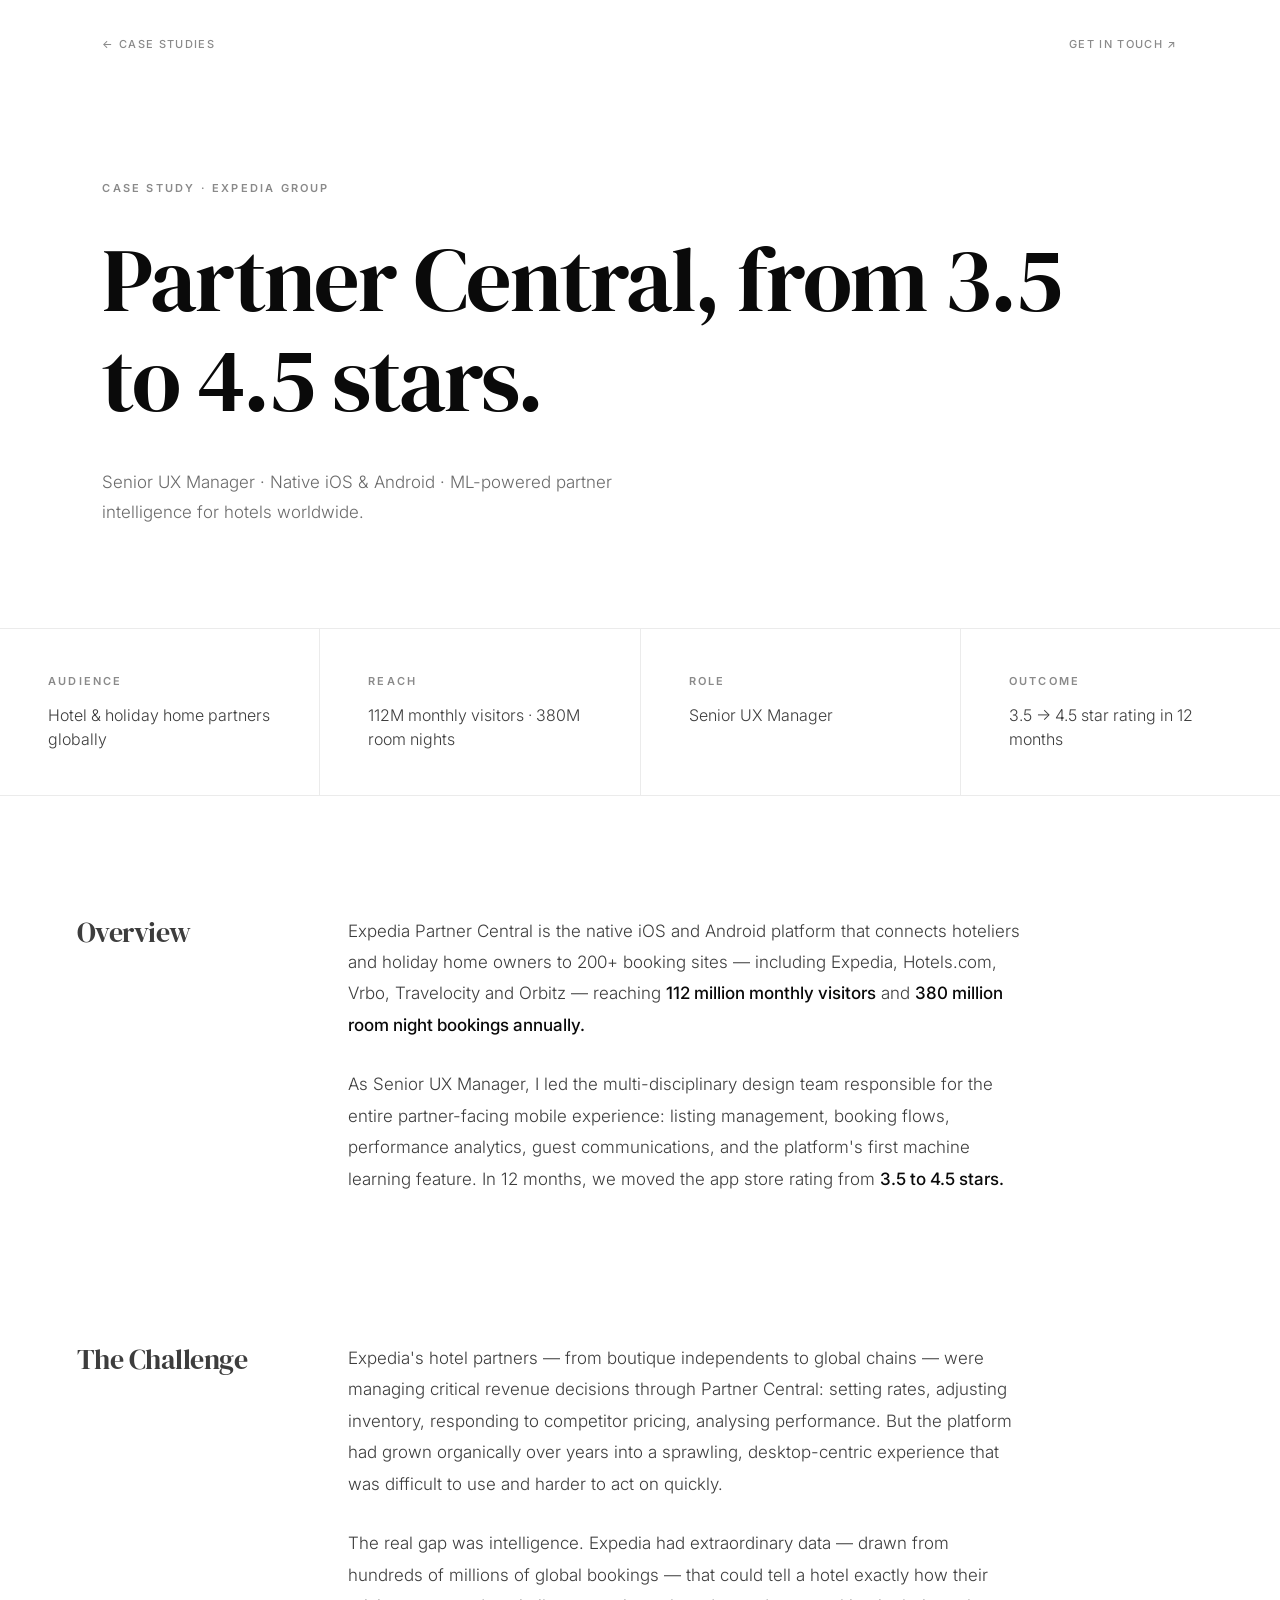
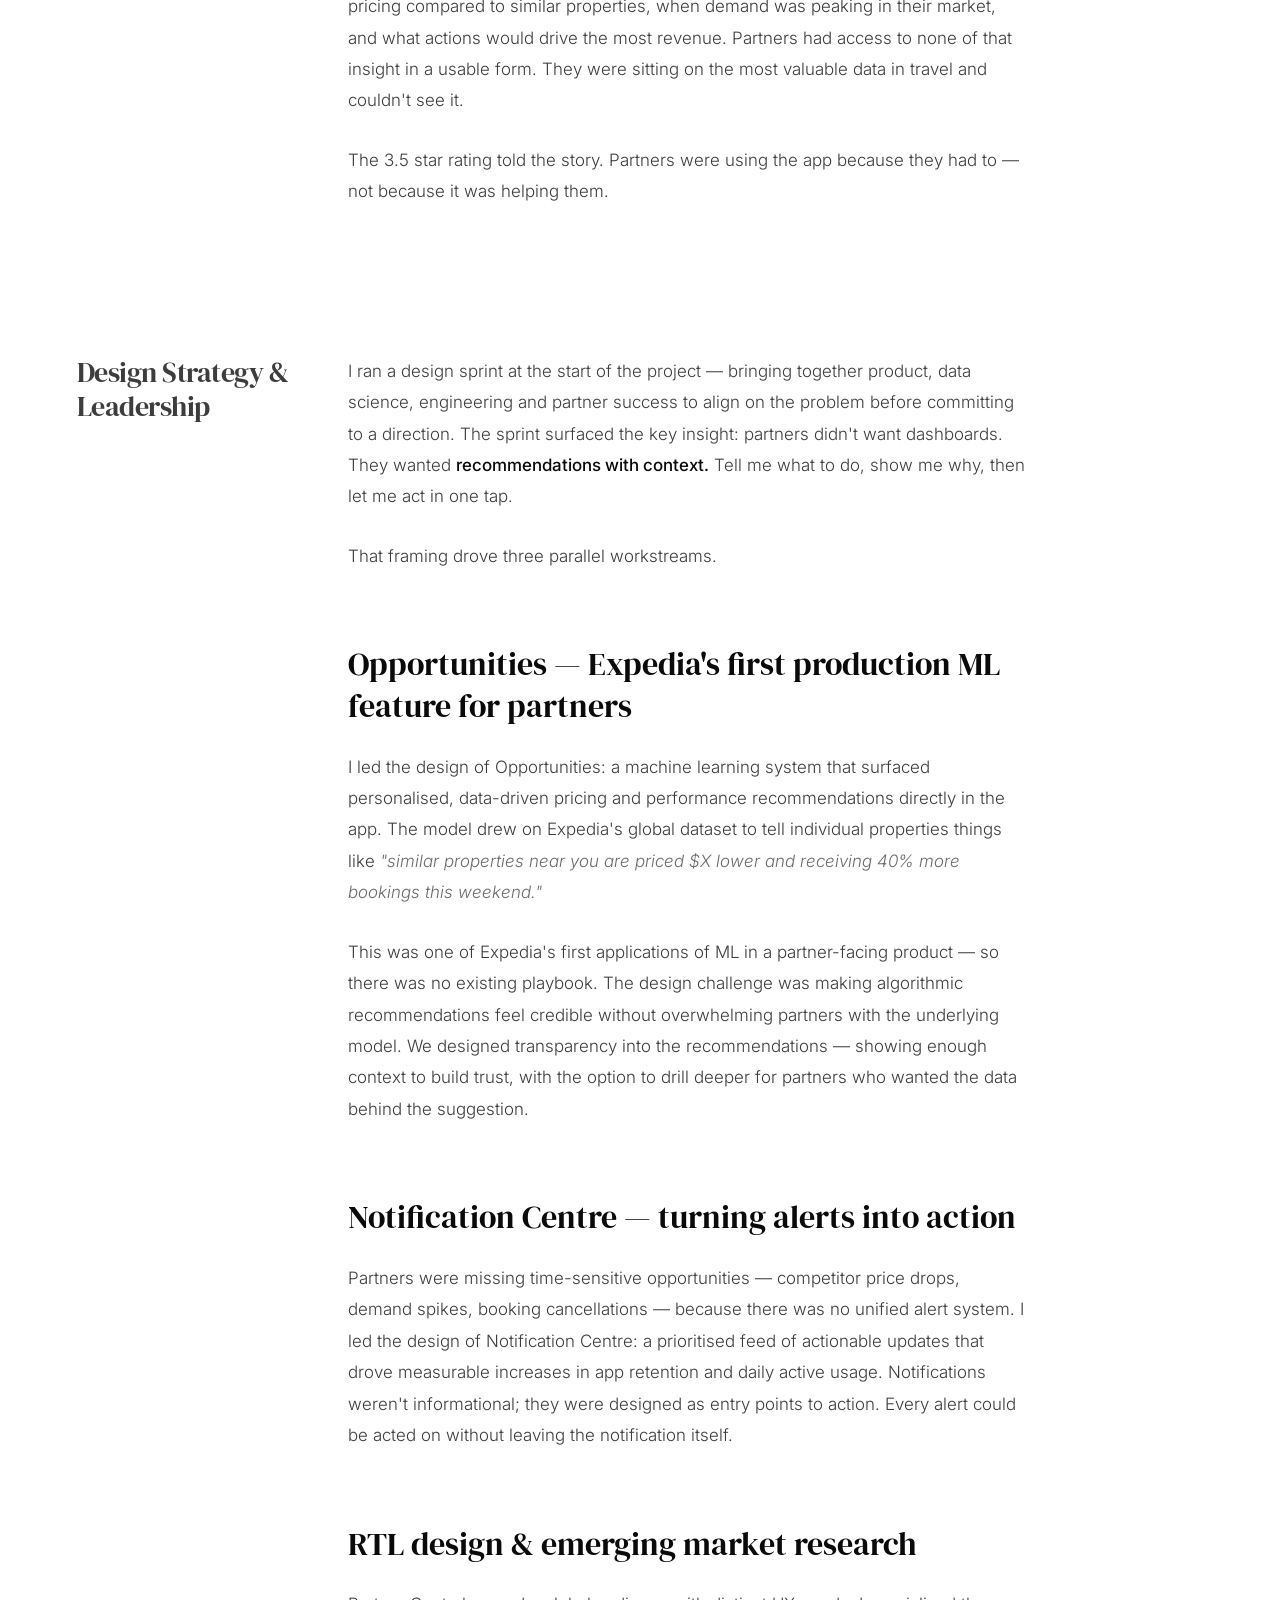
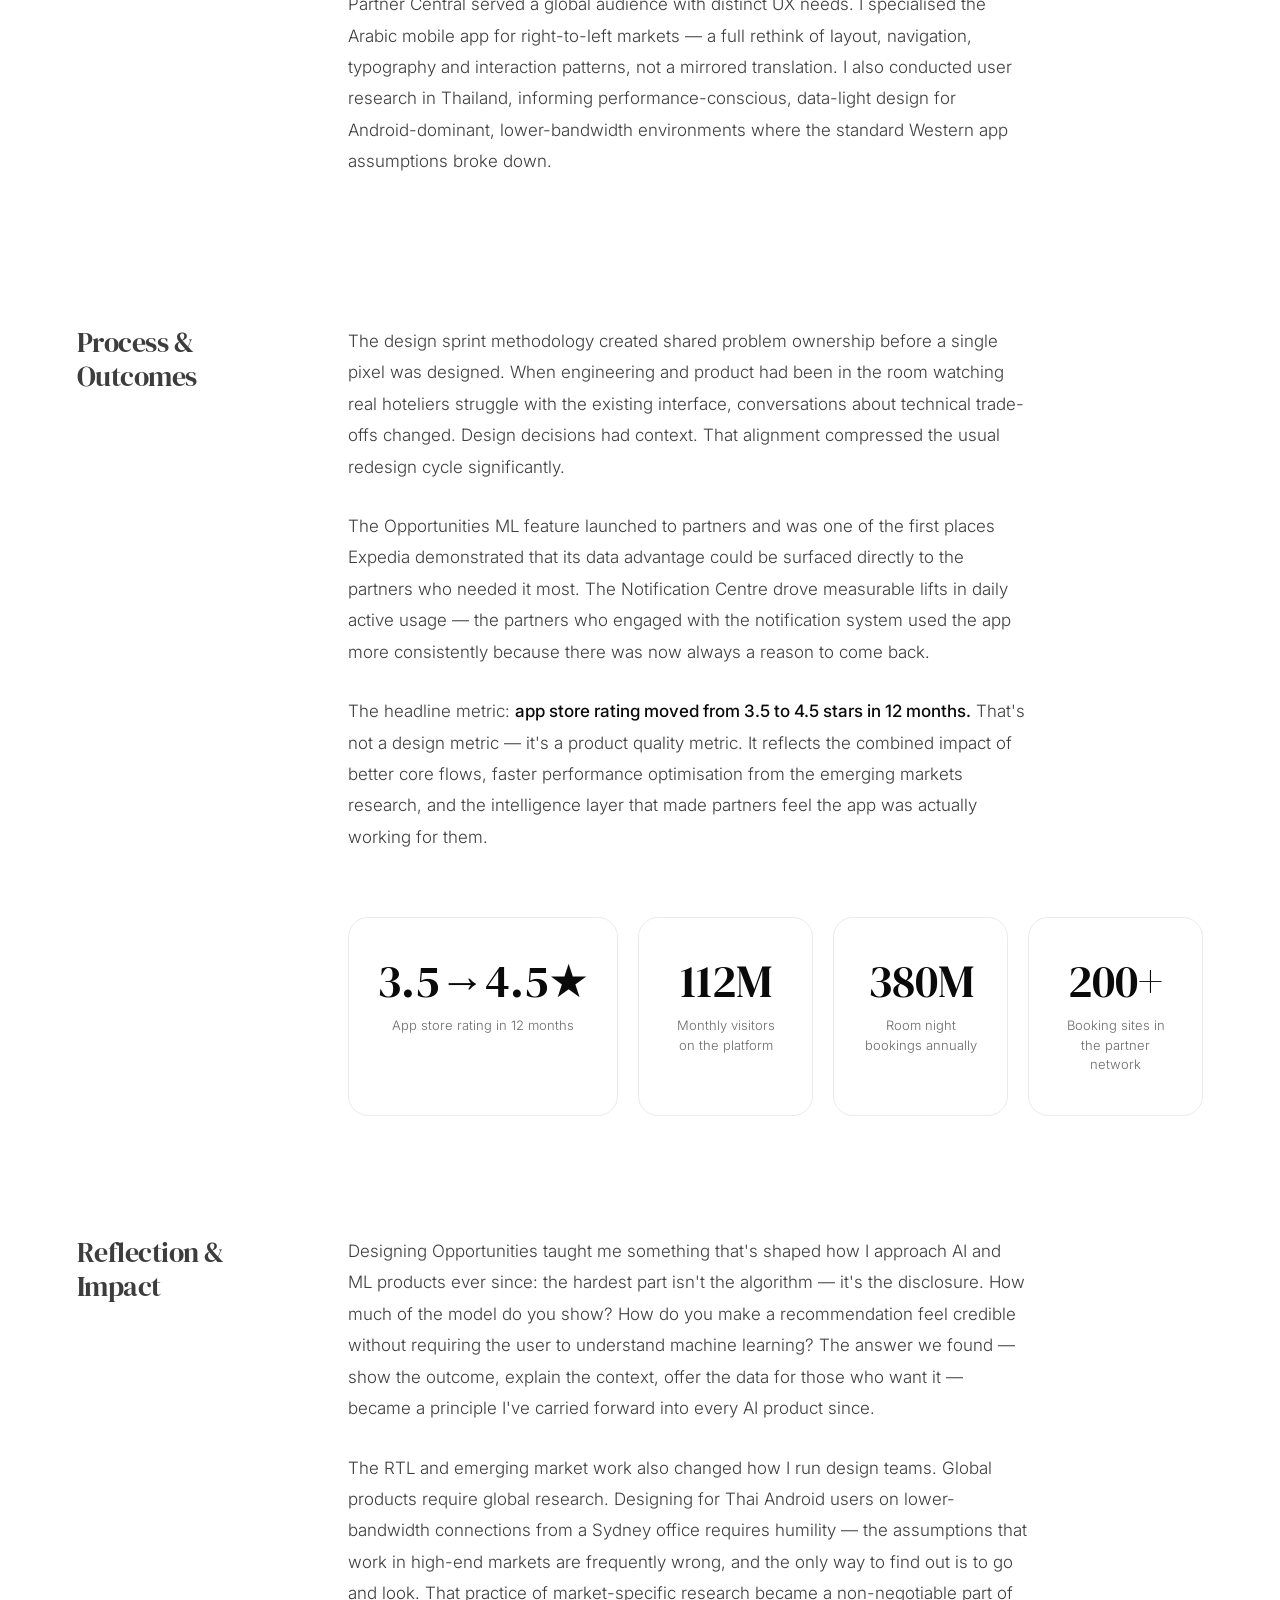
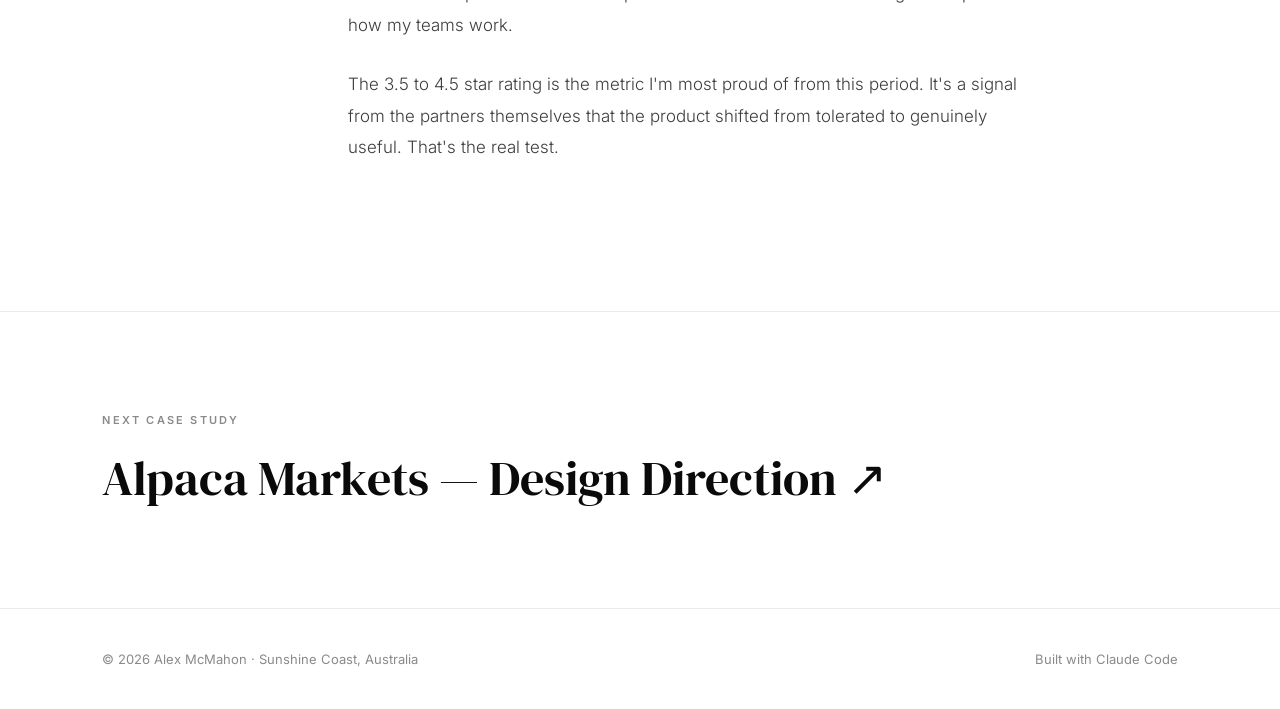
<file: casestudies/expedia.html>
<!DOCTYPE html>
<html lang="en">
<head>
  <meta charset="UTF-8" />
  <meta name="viewport" content="width=device-width, initial-scale=1.0" />
  <title>Expedia Group — Alex McMahon</title>
  <link rel="preconnect" href="https://fonts.googleapis.com" />
  <link rel="preconnect" href="https://fonts.gstatic.com" crossorigin />
  <link href="https://fonts.googleapis.com/css2?family=DM+Serif+Display:ital@0;1&family=Inter:wght@300;400;500;600&display=swap" rel="stylesheet" />
  <style>
    *, *::before, *::after { margin: 0; padding: 0; box-sizing: border-box; }

    :root {
      --white: #ffffff;
      --off-white: #fafaf8;
      --black: #0a0a0a;
      --gray-700: #3d3d3d;
      --gray-500: #6b6b6b;
      --gray-400: #8a8a8a;
      --gray-300: #b0b0b0;
      --gray-200: #d4d4d4;
      --gray-100: #ebebeb;
      --gold: #b8965a;
      --gold-light: #d4b87a;
      --serif: 'DM Serif Display', Georgia, serif;
      --sans: 'Inter', -apple-system, BlinkMacSystemFont, sans-serif;
    }

    html { -webkit-font-smoothing: antialiased; -moz-osx-font-smoothing: grayscale; scroll-behavior: smooth; }

    body {
      font-family: var(--sans);
      color: var(--black);
      background: var(--white);
      line-height: 1.6;
      overflow-x: hidden;
    }

    ::selection { background: var(--black); color: var(--white); }
    a { color: inherit; text-decoration: none; }

    .persistent-cta {
      position: fixed;
      top: 36px;
      right: clamp(32px, 8vw, 140px);
      font-size: 11px;
      font-weight: 500;
      letter-spacing: 0.12em;
      text-transform: uppercase;
      color: var(--gray-400);
      z-index: 10;
      transition: color 0.3s;
    }
    .persistent-cta:hover { color: var(--black); }

    .back-link {
      position: fixed;
      top: 36px;
      left: clamp(32px, 8vw, 140px);
      font-size: 11px;
      font-weight: 500;
      letter-spacing: 0.12em;
      text-transform: uppercase;
      color: var(--gray-400);
      z-index: 10;
      transition: color 0.3s;
    }
    .back-link:hover { color: var(--black); }

    .cs-hero {
      padding: 180px clamp(32px, 8vw, 140px) 100px;
    }

    .cs-eyebrow {
      font-size: 11px;
      font-weight: 600;
      letter-spacing: 0.2em;
      text-transform: uppercase;
      color: var(--gray-400);
      margin-bottom: 32px;
      opacity: 0;
      transform: translateY(16px);
      animation: fadeUp 0.8s 0.2s forwards;
    }

    .cs-title {
      font-family: var(--serif);
      font-size: clamp(44px, 7vw, 92px);
      font-weight: 400;
      line-height: 1.12;
      letter-spacing: -2px;
      max-width: 1000px;
      padding-bottom: 0.05em;
      opacity: 0;
      transform: translateY(24px);
      animation: fadeUp 1s 0.4s forwards;
    }

    /* Shimmer lives on an inner span so its animation can't clobber the fade-in */
    .cs-title .shimmer { display: block; }

    .shimmer {
      background: linear-gradient(
        90deg,
        var(--black) 0%, var(--black) 44%,
        var(--gold) 48%, var(--gold-light) 50%, var(--gold) 52%,
        var(--black) 56%, var(--black) 100%
      );
      background-size: 400% 100%;
      background-position: 0% center;
      -webkit-background-clip: text;
      background-clip: text;
      -webkit-text-fill-color: transparent;
    }
    .shimmer.active { animation: shimmerSweep 6s ease forwards; }

    @keyframes shimmerSweep {
      0% { background-position: 100% center; }
      70% { background-position: 0% center; }
      100% { background-position: 0% center; }
    }

    .cs-meta {
      font-size: 17px;
      font-weight: 300;
      line-height: 1.8;
      color: var(--gray-500);
      max-width: 560px;
      margin-top: 32px;
      opacity: 0;
      transform: translateY(16px);
      animation: fadeUp 1s 0.7s forwards;
    }

    .facts {
      display: flex;
      border-top: 1px solid var(--gray-100);
      border-bottom: 1px solid var(--gray-100);
    }

    .fact {
      flex: 1;
      padding: 44px clamp(24px, 4vw, 48px);
      border-right: 1px solid var(--gray-100);
    }
    .fact:last-child { border-right: none; }

    .fact-label {
      font-size: 11px;
      font-weight: 600;
      letter-spacing: 0.2em;
      text-transform: uppercase;
      color: var(--gray-400);
      margin-bottom: 12px;
    }

    .fact-value {
      font-size: 16px;
      font-weight: 300;
      color: var(--gray-700);
      line-height: 1.5;
    }

    .cs-content {
      padding: 120px clamp(32px, 6vw, 110px);
    }

    .cs-section { margin-bottom: 120px; }
    .cs-section:last-child { margin-bottom: 0; }

    .cs-section h2 {
      font-family: var(--serif);
      font-size: clamp(36px, 4.5vw, 56px);
      font-weight: 400;
      line-height: 1.2;
      letter-spacing: -1px;
      margin-bottom: 40px;
      padding-bottom: 0.05em;
      max-width: 680px;
    }

    .cs-section h3 {
      font-family: var(--serif);
      font-size: clamp(24px, 2.6vw, 32px);
      font-weight: 400;
      line-height: 1.3;
      margin: 72px 0 24px;
      max-width: 680px;
    }

    .cs-section p {
      font-size: 17px;
      font-weight: 300;
      line-height: 1.85;
      color: var(--gray-700);
      max-width: 680px;
      margin-bottom: 28px;
    }

    .cs-section p strong { font-weight: 500; color: var(--black); }
    .cs-section p em { font-style: italic; color: var(--gray-500); }

    .cs-link {
      color: var(--black);
      font-weight: 400;
      border-bottom: 1px solid var(--gray-200);
      transition: border-color 0.3s;
    }
    .cs-link:hover { border-color: var(--black); }

    /* ===== EDITORIAL GRID =====
       Wide screens get a sticky rail carrying the section title, so the page
       always has a left column doing work instead of sitting empty. Collapses
       to a single column below 1180px. */
    @media (min-width: 1180px) {
      .cs-section {
        display: grid;
        grid-template-columns: 220px minmax(0, 1fr);
        column-gap: clamp(40px, 4vw, 80px);
        align-items: start;
      }

      .cs-section-rail {
        position: sticky;
        top: 100px;
      }

      .cs-section-rail h2 {
        font-size: clamp(26px, 2.2vw, 34px);
        letter-spacing: -0.5px;
        margin-bottom: 0;
        color: var(--gray-700);
      }
    }

    .cs-metrics {
      display: grid;
      grid-template-columns: repeat(4, 1fr);
      gap: 20px;
      margin-top: 64px;
    }

    .metric-card {
      border: 1px solid var(--gray-100);
      border-radius: 20px;
      padding: 40px 28px;
      text-align: center;
      opacity: 0;
      transform: translateY(24px);
      transition: all 0.7s cubic-bezier(0.16, 1, 0.3, 1);
    }

    .metric-card.visible { opacity: 1; transform: none; }
    .metric-card:nth-child(2) { transition-delay: 0.08s; }
    .metric-card:nth-child(3) { transition-delay: 0.16s; }
    .metric-card:nth-child(4) { transition-delay: 0.24s; }

    .metric-card:hover {
      transform: translateY(-4px);
      box-shadow: 0 20px 60px rgba(0,0,0,0.05);
      border-color: var(--gray-200);
    }

    .metric-value {
      font-family: var(--serif);
      font-size: clamp(32px, 3.6vw, 48px);
      line-height: 1;
      margin-bottom: 12px;
    }

    .metric-label {
      font-size: 13px;
      font-weight: 300;
      line-height: 1.5;
      color: var(--gray-500);
    }

    .cs-next {
      padding: 100px clamp(32px, 8vw, 140px);
      border-top: 1px solid var(--gray-100);
    }

    .cs-next-label {
      font-size: 11px;
      font-weight: 600;
      letter-spacing: 0.2em;
      text-transform: uppercase;
      color: var(--gray-400);
      margin-bottom: 20px;
    }

    .cs-next-title {
      font-family: var(--serif);
      font-size: clamp(32px, 4vw, 48px);
      line-height: 1.2;
      transition: color 0.3s;
    }
    .cs-next-title:hover { color: var(--gray-500); }

    .footer {
      padding: 40px clamp(32px, 8vw, 140px);
      border-top: 1px solid var(--gray-100);
      display: flex;
      justify-content: space-between;
      font-size: 13px;
      color: var(--gray-400);
    }

    .reveal {
      opacity: 0;
      transform: translateY(32px);
      transition: opacity 0.9s cubic-bezier(0.16, 1, 0.3, 1), transform 0.9s cubic-bezier(0.16, 1, 0.3, 1);
    }
    .reveal.visible { opacity: 1; transform: none; }

    @keyframes fadeUp { to { opacity: 1; transform: translateY(0); } }

    @media (max-width: 900px) {
      .facts { flex-wrap: wrap; }
      .fact { flex: 1 1 100%; border-right: none; border-bottom: 1px solid var(--gray-100); }
      .fact:last-child { border-bottom: none; }
      .cs-metrics { grid-template-columns: 1fr 1fr; }
    }

    @media (max-width: 768px) {
      .cs-hero { padding-top: 140px; }
      .back-link, .persistent-cta { font-size: 10px; }
      .footer { flex-direction: column; gap: 8px; }
    }
  </style>
</head>
<body>

  <a href="index.html" class="back-link">← Case Studies</a>
  <a href="mailto:hello@alexmcmahon.com.au" class="persistent-cta">Get in Touch ↗</a>

  <section class="cs-hero">
    <div class="cs-eyebrow">Case Study · Expedia Group</div>
    <h1 class="cs-title"><span class="shimmer">Partner Central, from 3.5 to 4.5 stars.</span></h1>
    <p class="cs-meta">Senior UX Manager · Native iOS &amp; Android · ML-powered partner intelligence for hotels worldwide.</p>
  </section>

  <div class="facts">
    <div class="fact">
      <div class="fact-label">Audience</div>
      <div class="fact-value">Hotel &amp; holiday home partners globally</div>
    </div>
    <div class="fact">
      <div class="fact-label">Reach</div>
      <div class="fact-value">112M monthly visitors · 380M room nights</div>
    </div>
    <div class="fact">
      <div class="fact-label">Role</div>
      <div class="fact-value">Senior UX Manager</div>
    </div>
    <div class="fact">
      <div class="fact-label">Outcome</div>
      <div class="fact-value">3.5 → 4.5 star rating in 12 months</div>
    </div>
  </div>

  <article class="cs-content">

    <section class="cs-section reveal">
      <div class="cs-section-rail"><h2>Overview</h2></div>
      <div class="cs-section-body">
        <p>
          Expedia Partner Central is the native iOS and Android platform that connects hoteliers and holiday home owners to 200+ booking sites — including Expedia, Hotels.com, Vrbo, Travelocity and Orbitz — reaching <strong>112 million monthly visitors</strong> and <strong>380 million room night bookings annually.</strong>
        </p>
        <p>
          As Senior UX Manager, I led the multi-disciplinary design team responsible for the entire partner-facing mobile experience: listing management, booking flows, performance analytics, guest communications, and the platform's first machine learning feature. In 12 months, we moved the app store rating from <strong>3.5 to 4.5 stars.</strong>
        </p>
      </div>
    </section>

    <section class="cs-section reveal">
      <div class="cs-section-rail"><h2>The Challenge</h2></div>
      <div class="cs-section-body">
        <p>
          Expedia's hotel partners — from boutique independents to global chains — were managing critical revenue decisions through Partner Central: setting rates, adjusting inventory, responding to competitor pricing, analysing performance. But the platform had grown organically over years into a sprawling, desktop-centric experience that was difficult to use and harder to act on quickly.
        </p>
        <p>
          The real gap was intelligence. Expedia had extraordinary data — drawn from hundreds of millions of global bookings — that could tell a hotel exactly how their pricing compared to similar properties, when demand was peaking in their market, and what actions would drive the most revenue. Partners had access to none of that insight in a usable form. They were sitting on the most valuable data in travel and couldn't see it.
        </p>
        <p>
          The 3.5 star rating told the story. Partners were using the app because they had to — not because it was helping them.
        </p>
      </div>
    </section>

    <section class="cs-section reveal">
      <div class="cs-section-rail"><h2>Design Strategy &amp; Leadership</h2></div>
      <div class="cs-section-body">
        <p>
          I ran a design sprint at the start of the project — bringing together product, data science, engineering and partner success to align on the problem before committing to a direction. The sprint surfaced the key insight: partners didn't want dashboards. They wanted <strong>recommendations with context.</strong> Tell me what to do, show me why, then let me act in one tap.
        </p>
        <p>
          That framing drove three parallel workstreams.
        </p>

        <h3>Opportunities — Expedia's first production ML feature for partners</h3>
        <p>
          I led the design of Opportunities: a machine learning system that surfaced personalised, data-driven pricing and performance recommendations directly in the app. The model drew on Expedia's global dataset to tell individual properties things like <em>"similar properties near you are priced $X lower and receiving 40% more bookings this weekend."</em>
        </p>
        <p>
          This was one of Expedia's first applications of ML in a partner-facing product — so there was no existing playbook. The design challenge was making algorithmic recommendations feel credible without overwhelming partners with the underlying model. We designed transparency into the recommendations — showing enough context to build trust, with the option to drill deeper for partners who wanted the data behind the suggestion.
        </p>

        <h3>Notification Centre — turning alerts into action</h3>
        <p>
          Partners were missing time-sensitive opportunities — competitor price drops, demand spikes, booking cancellations — because there was no unified alert system. I led the design of Notification Centre: a prioritised feed of actionable updates that drove measurable increases in app retention and daily active usage. Notifications weren't informational; they were designed as entry points to action. Every alert could be acted on without leaving the notification itself.
        </p>

        <h3>RTL design &amp; emerging market research</h3>
        <p>
          Partner Central served a global audience with distinct UX needs. I specialised the Arabic mobile app for right-to-left markets — a full rethink of layout, navigation, typography and interaction patterns, not a mirrored translation. I also conducted user research in Thailand, informing performance-conscious, data-light design for Android-dominant, lower-bandwidth environments where the standard Western app assumptions broke down.
        </p>
      </div>
    </section>

    <section class="cs-section reveal">
      <div class="cs-section-rail"><h2>Process &amp; Outcomes</h2></div>
      <div class="cs-section-body">
        <p>
          The design sprint methodology created shared problem ownership before a single pixel was designed. When engineering and product had been in the room watching real hoteliers struggle with the existing interface, conversations about technical trade-offs changed. Design decisions had context. That alignment compressed the usual redesign cycle significantly.
        </p>
        <p>
          The Opportunities ML feature launched to partners and was one of the first places Expedia demonstrated that its data advantage could be surfaced directly to the partners who needed it most. The Notification Centre drove measurable lifts in daily active usage — the partners who engaged with the notification system used the app more consistently because there was now always a reason to come back.
        </p>
        <p>
          The headline metric: <strong>app store rating moved from 3.5 to 4.5 stars in 12 months.</strong> That's not a design metric — it's a product quality metric. It reflects the combined impact of better core flows, faster performance optimisation from the emerging markets research, and the intelligence layer that made partners feel the app was actually working for them.
        </p>

        <div class="cs-metrics">
          <div class="metric-card">
            <div class="metric-value">3.5→4.5★</div>
            <div class="metric-label">App store rating in 12 months</div>
          </div>
          <div class="metric-card">
            <div class="metric-value">112M</div>
            <div class="metric-label">Monthly visitors on the platform</div>
          </div>
          <div class="metric-card">
            <div class="metric-value">380M</div>
            <div class="metric-label">Room night bookings annually</div>
          </div>
          <div class="metric-card">
            <div class="metric-value">200+</div>
            <div class="metric-label">Booking sites in the partner network</div>
          </div>
        </div>
      </div>
    </section>

    <section class="cs-section reveal">
      <div class="cs-section-rail"><h2>Reflection &amp; Impact</h2></div>
      <div class="cs-section-body">
        <p>
          Designing Opportunities taught me something that's shaped how I approach AI and ML products ever since: the hardest part isn't the algorithm — it's the disclosure. How much of the model do you show? How do you make a recommendation feel credible without requiring the user to understand machine learning? The answer we found — show the outcome, explain the context, offer the data for those who want it — became a principle I've carried forward into every AI product since.
        </p>
        <p>
          The RTL and emerging market work also changed how I run design teams. Global products require global research. Designing for Thai Android users on lower-bandwidth connections from a Sydney office requires humility — the assumptions that work in high-end markets are frequently wrong, and the only way to find out is to go and look. That practice of market-specific research became a non-negotiable part of how my teams work.
        </p>
        <p>
          The 3.5 to 4.5 star rating is the metric I'm most proud of from this period. It's a signal from the partners themselves that the product shifted from tolerated to genuinely useful. That's the real test.
        </p>
      </div>
    </section>

  </article>

  <a href="alpaca.html" class="cs-next" style="display:block;">
    <div class="cs-next-label">Next Case Study</div>
    <div class="cs-next-title">Alpaca Markets — Design Direction ↗</div>
  </a>

  <footer class="footer">
    <span>© 2026 Alex McMahon · Sunshine Coast, Australia</span>
    <span>Built with Claude Code</span>
  </footer>

  <script>
    'use strict';

    const shimmerEl = document.querySelector('.shimmer');
    if (shimmerEl) setTimeout(() => shimmerEl.classList.add('active'), 1000);

    const obs = new IntersectionObserver(
      (entries) => entries.forEach(e => { if (e.isIntersecting) e.target.classList.add('visible'); }),
      { threshold: 0.05, rootMargin: '0px 0px -40px 0px' }
    );
    document.querySelectorAll('.reveal, .metric-card').forEach(el => obs.observe(el));
  </script>
</body>
</html>
</file>
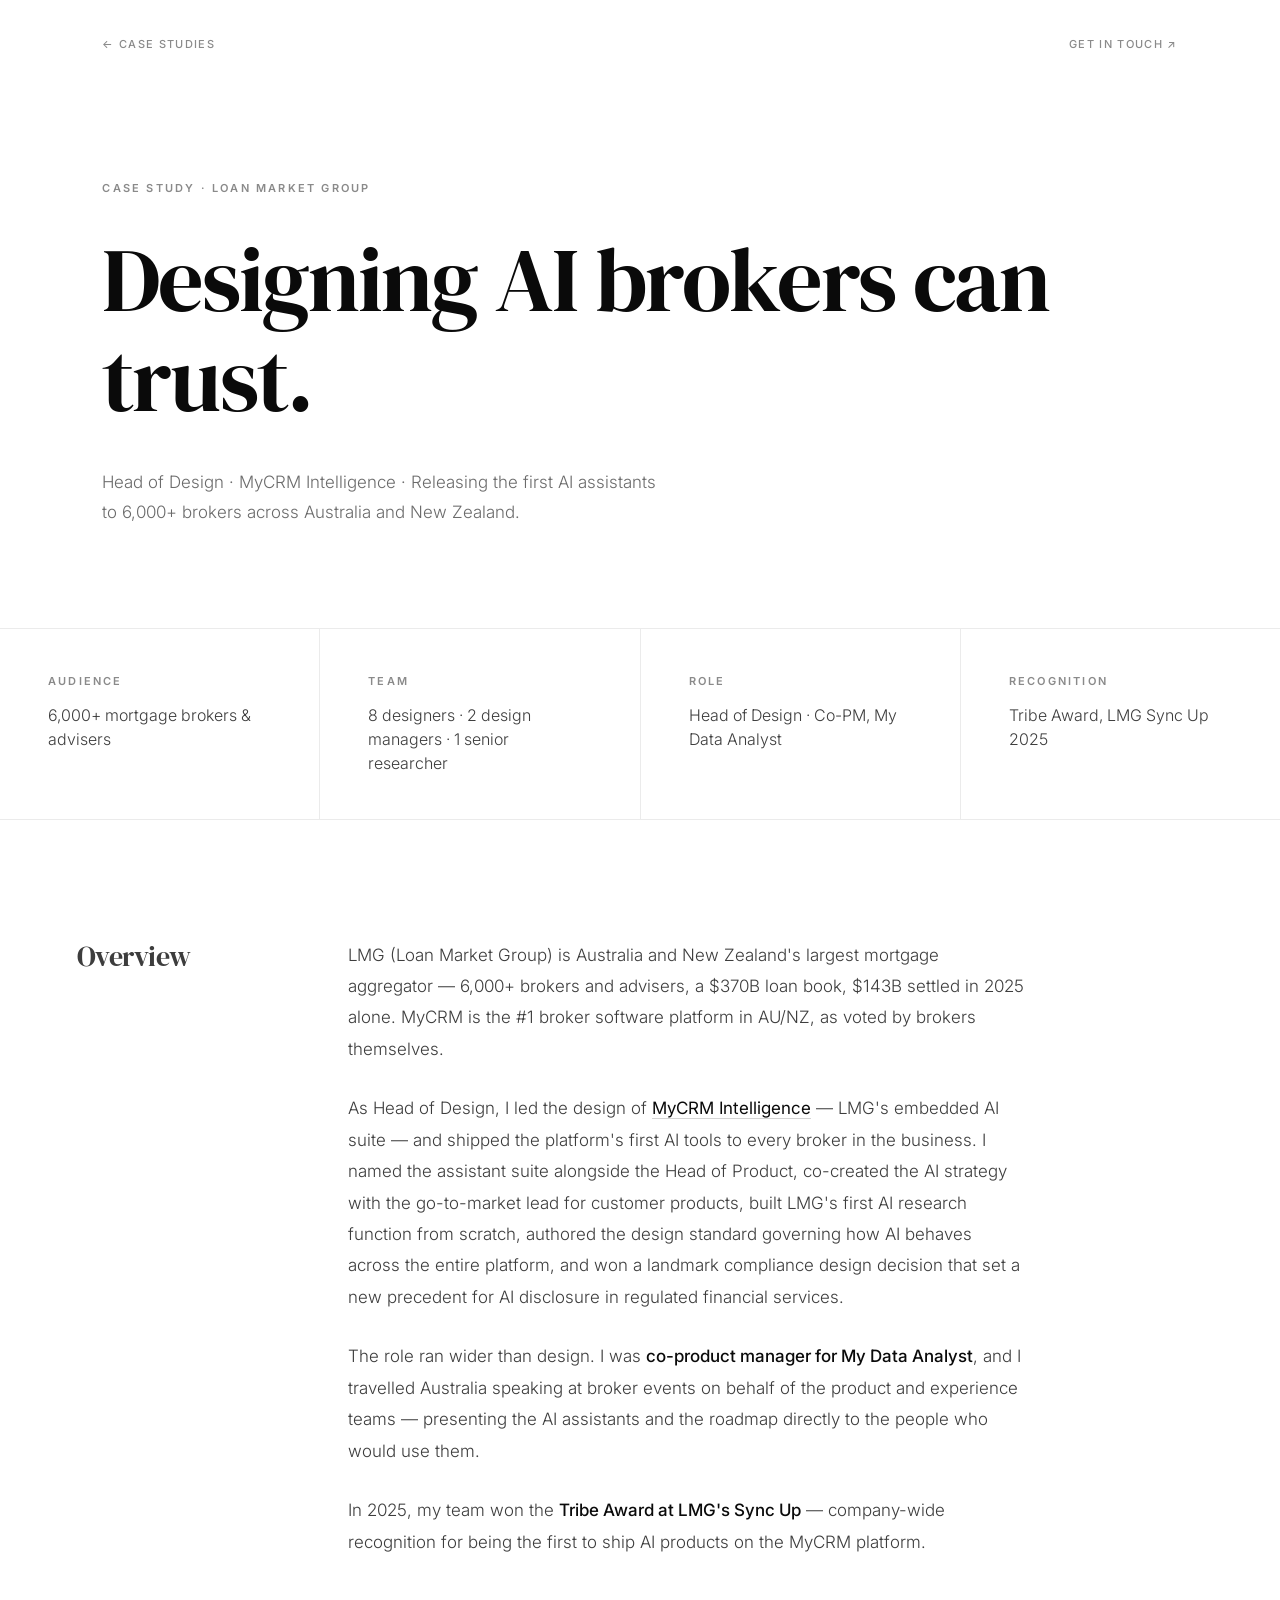
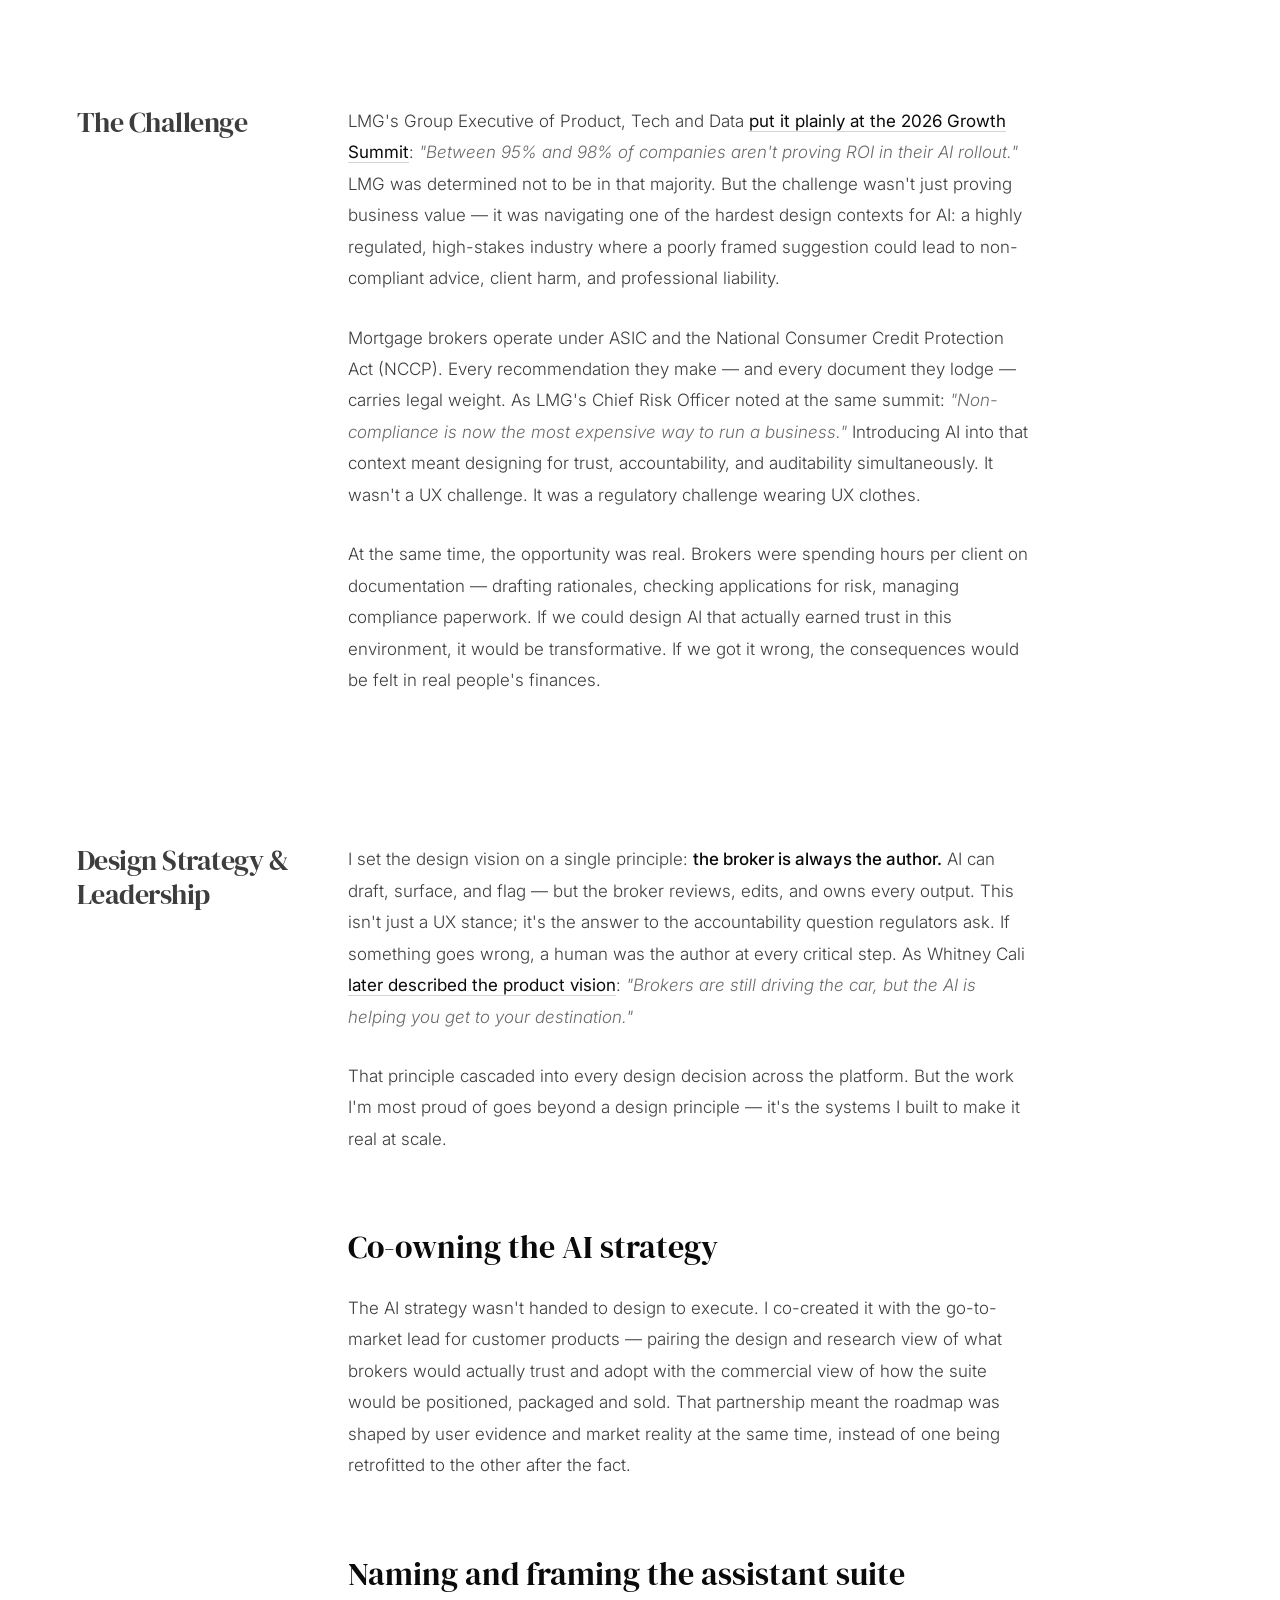
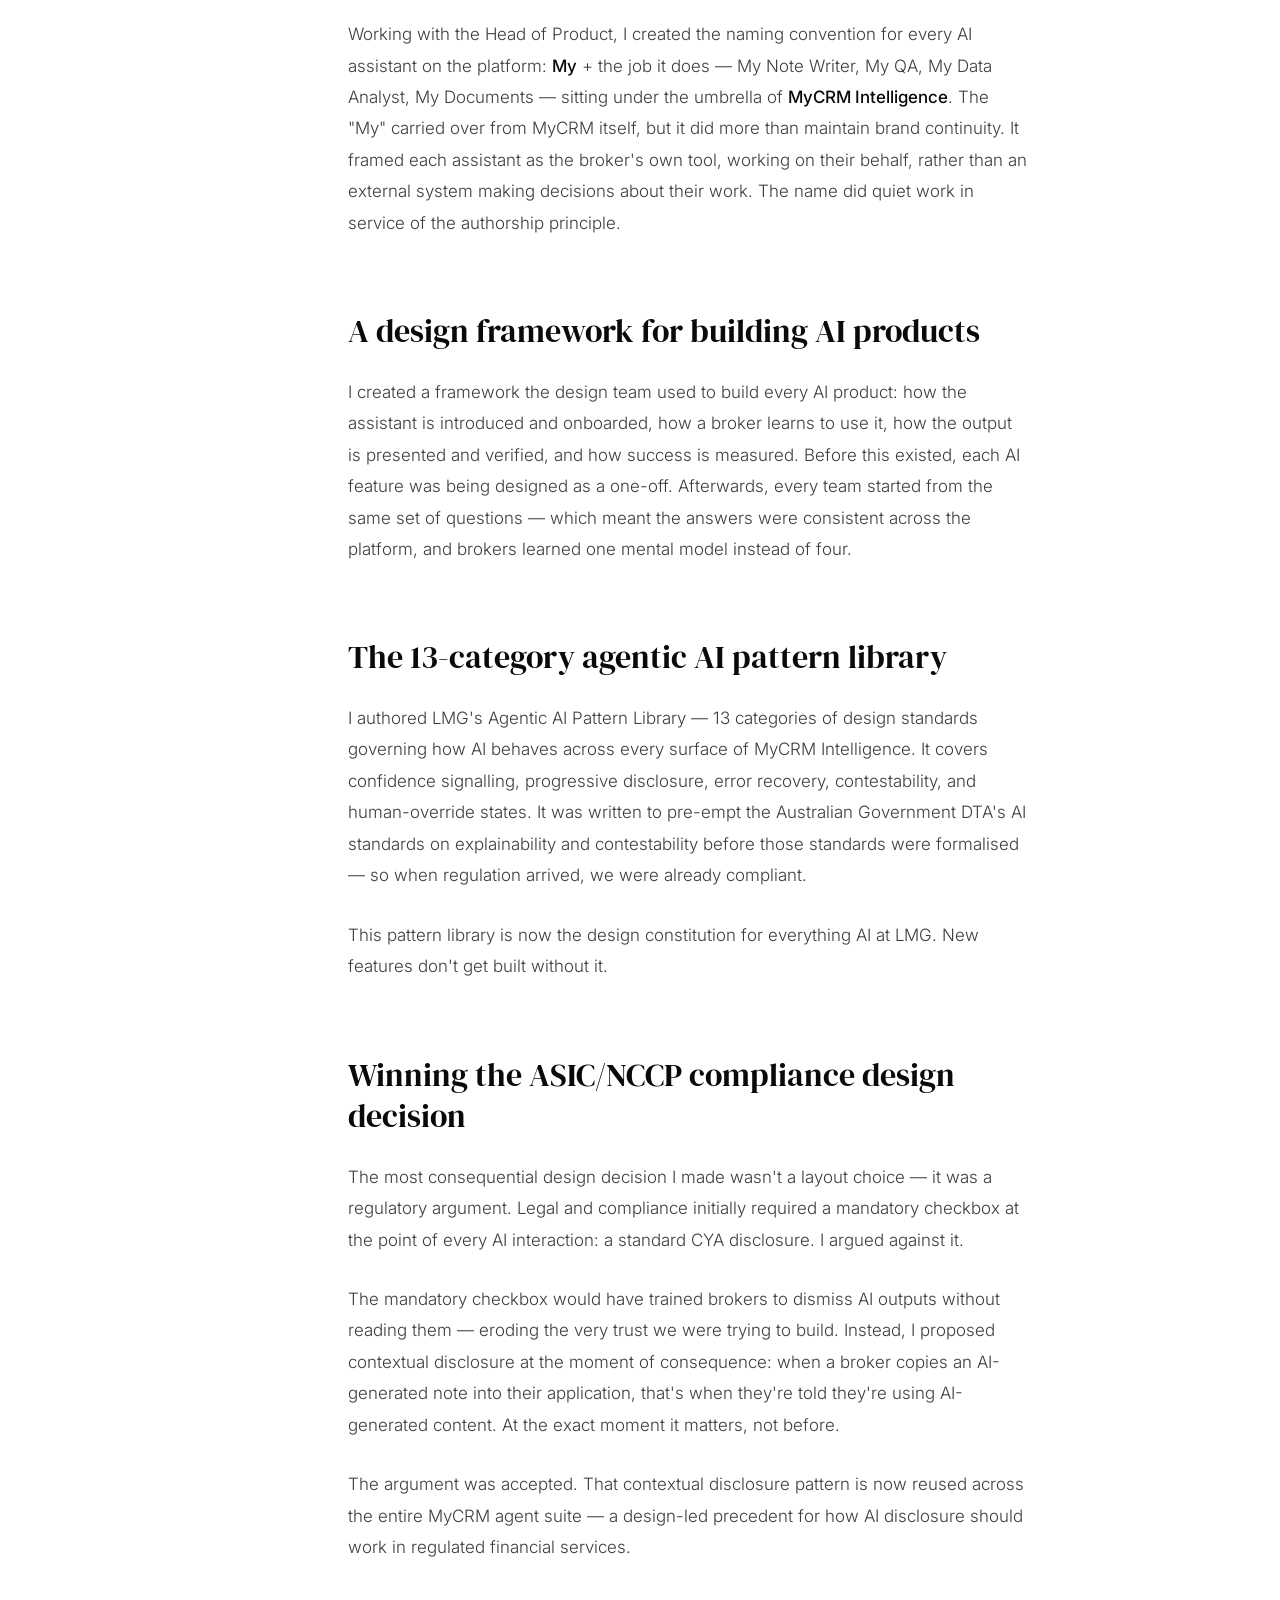
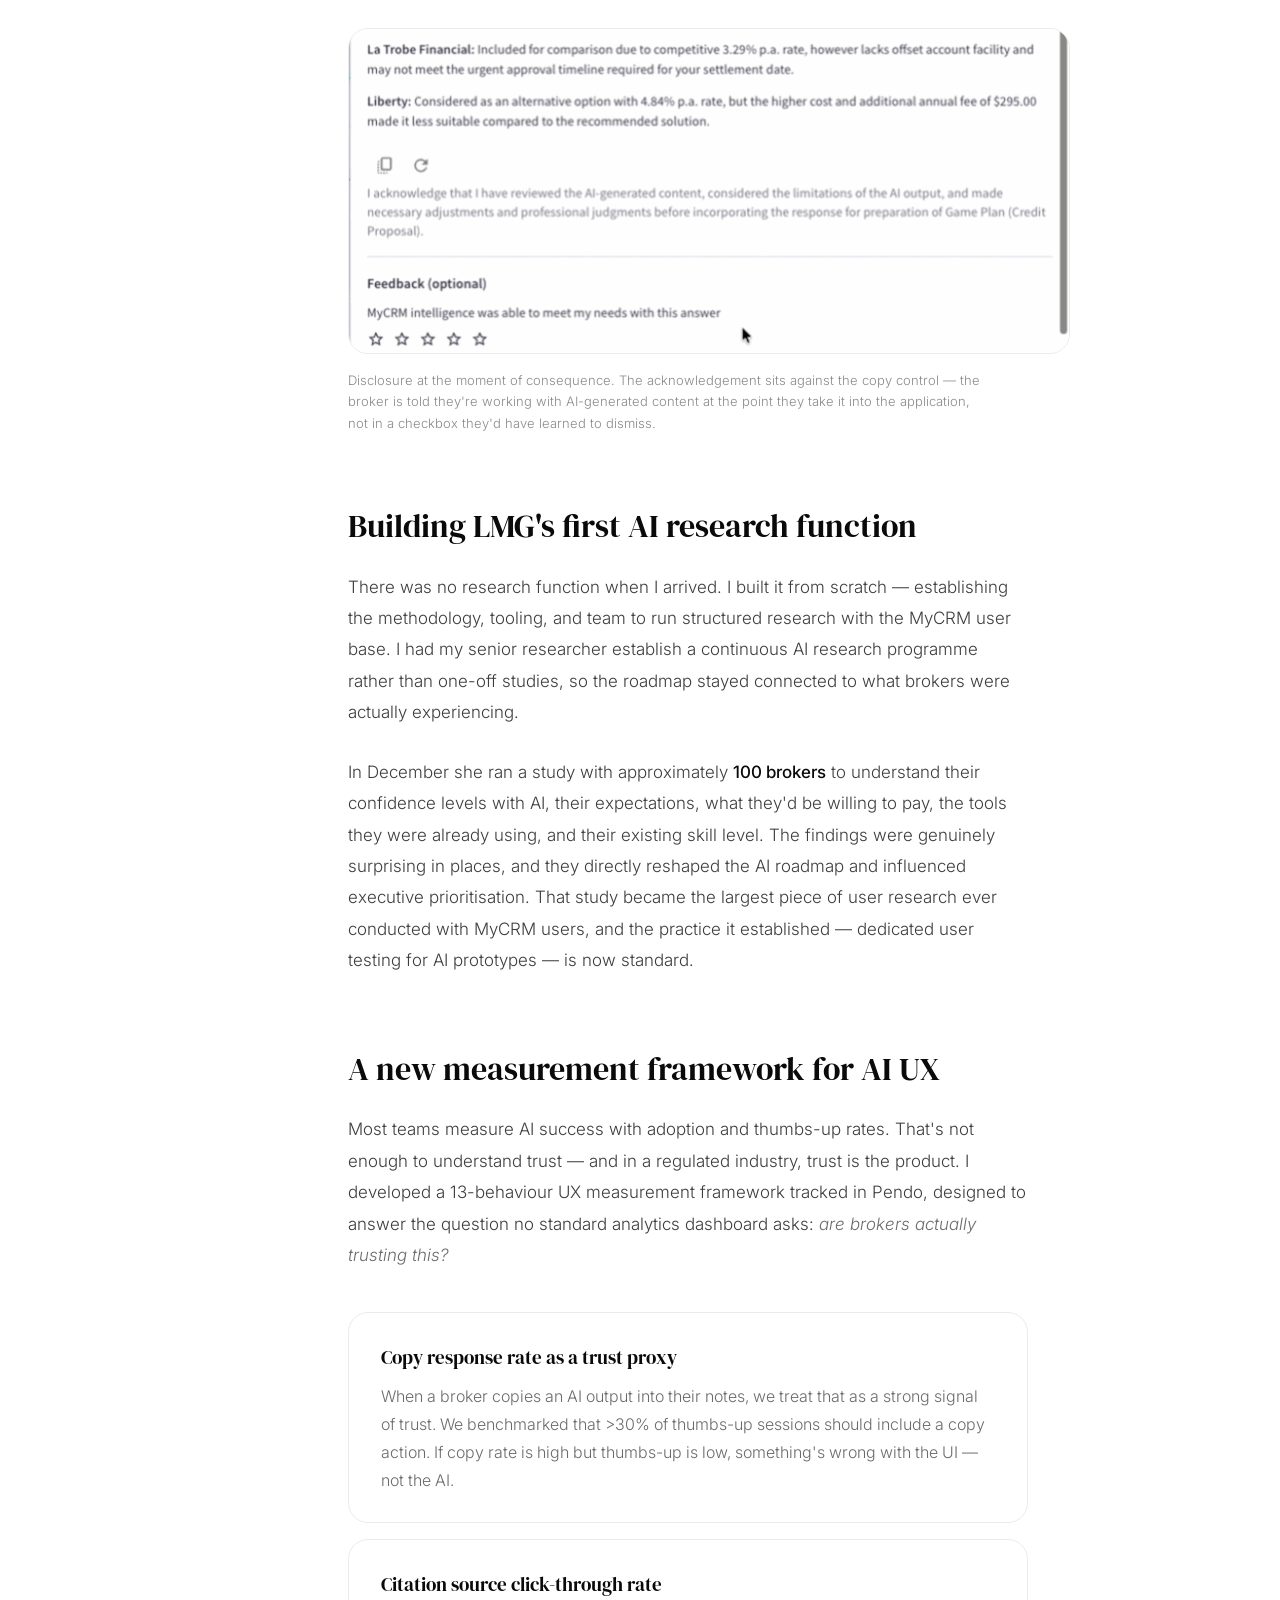
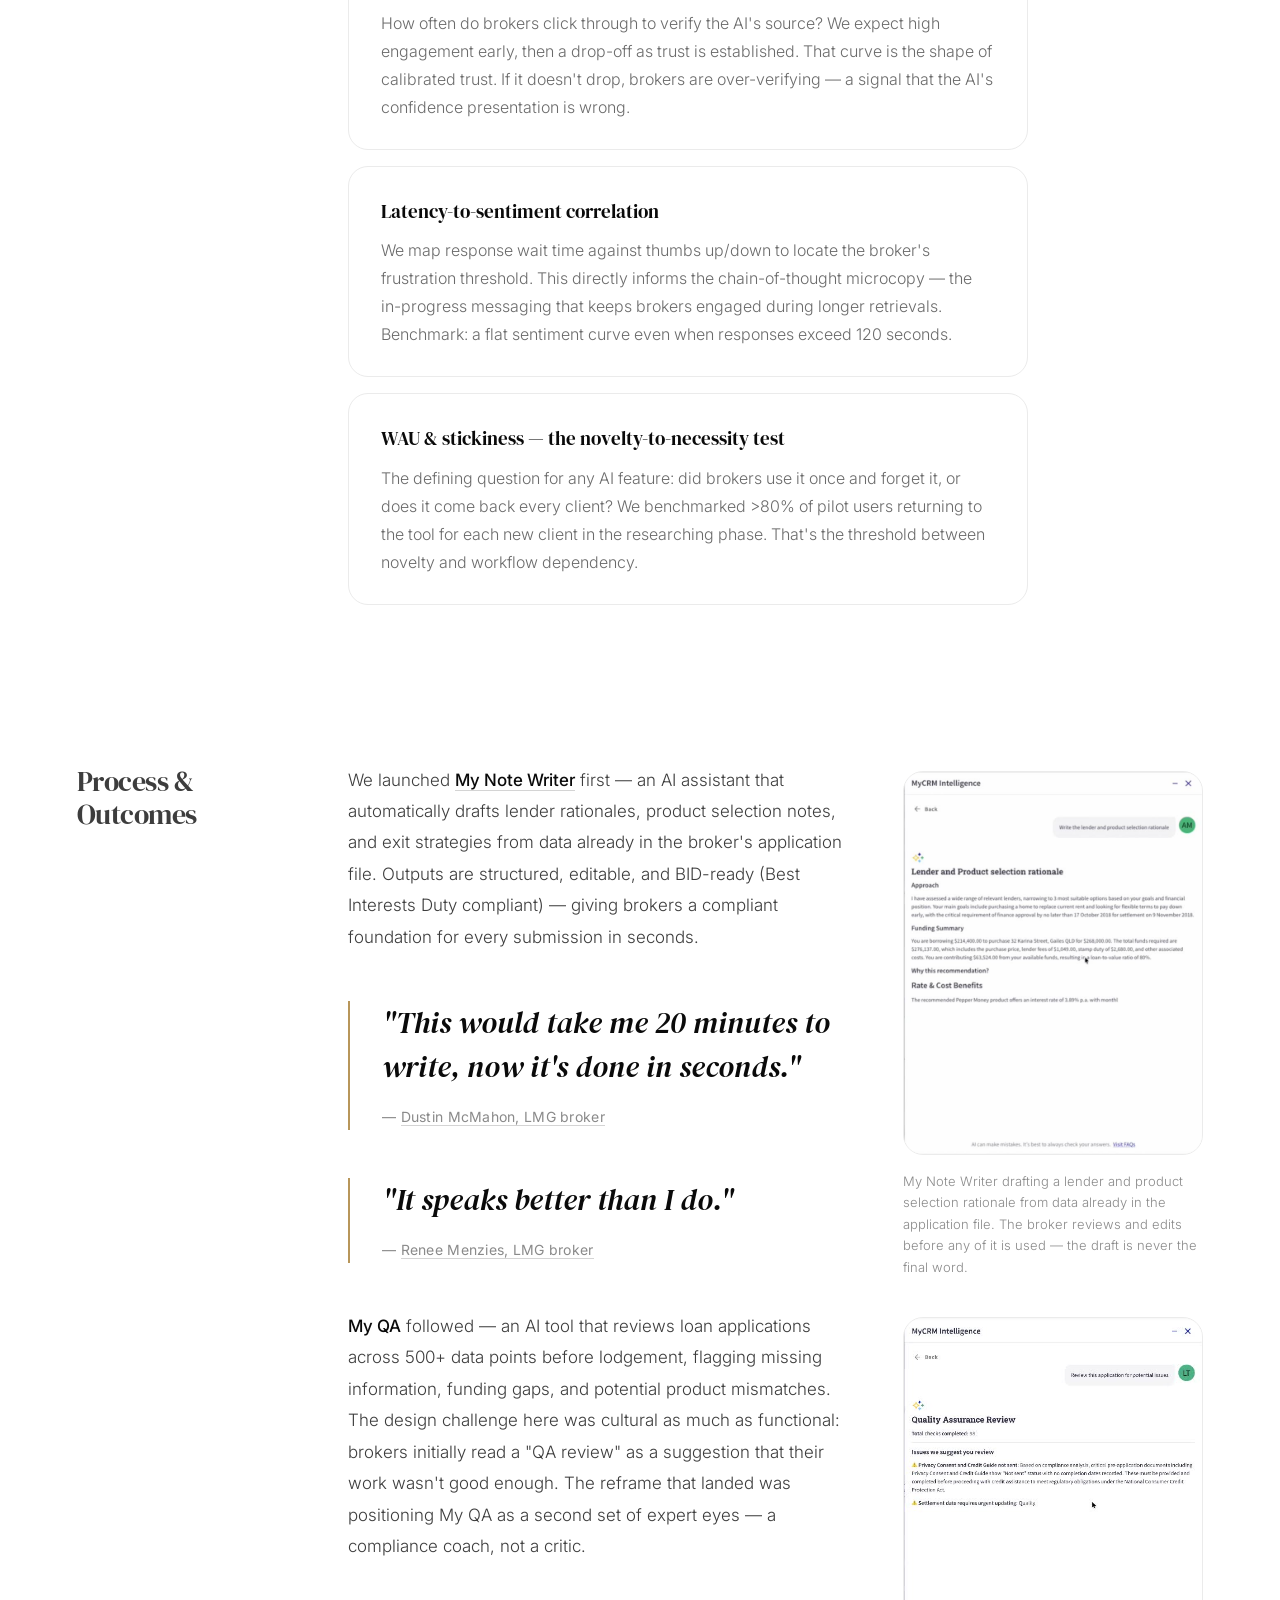
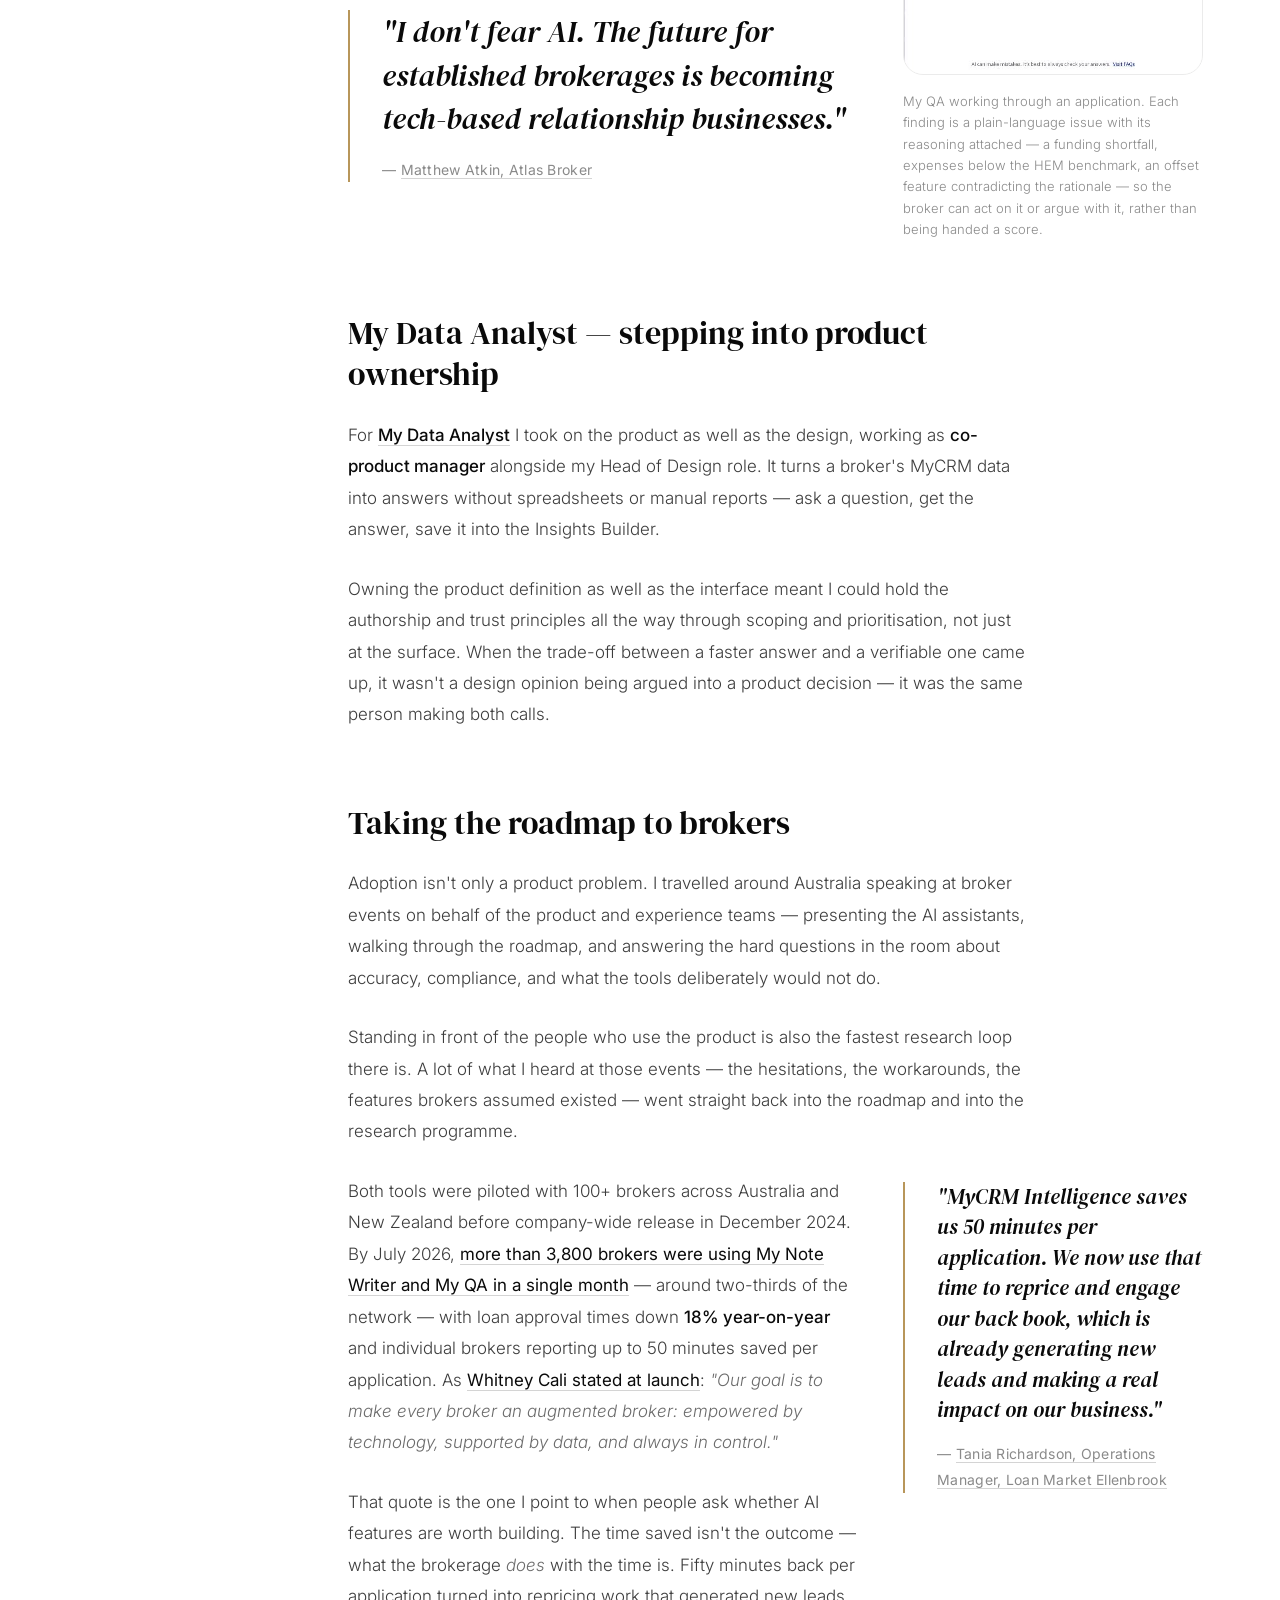
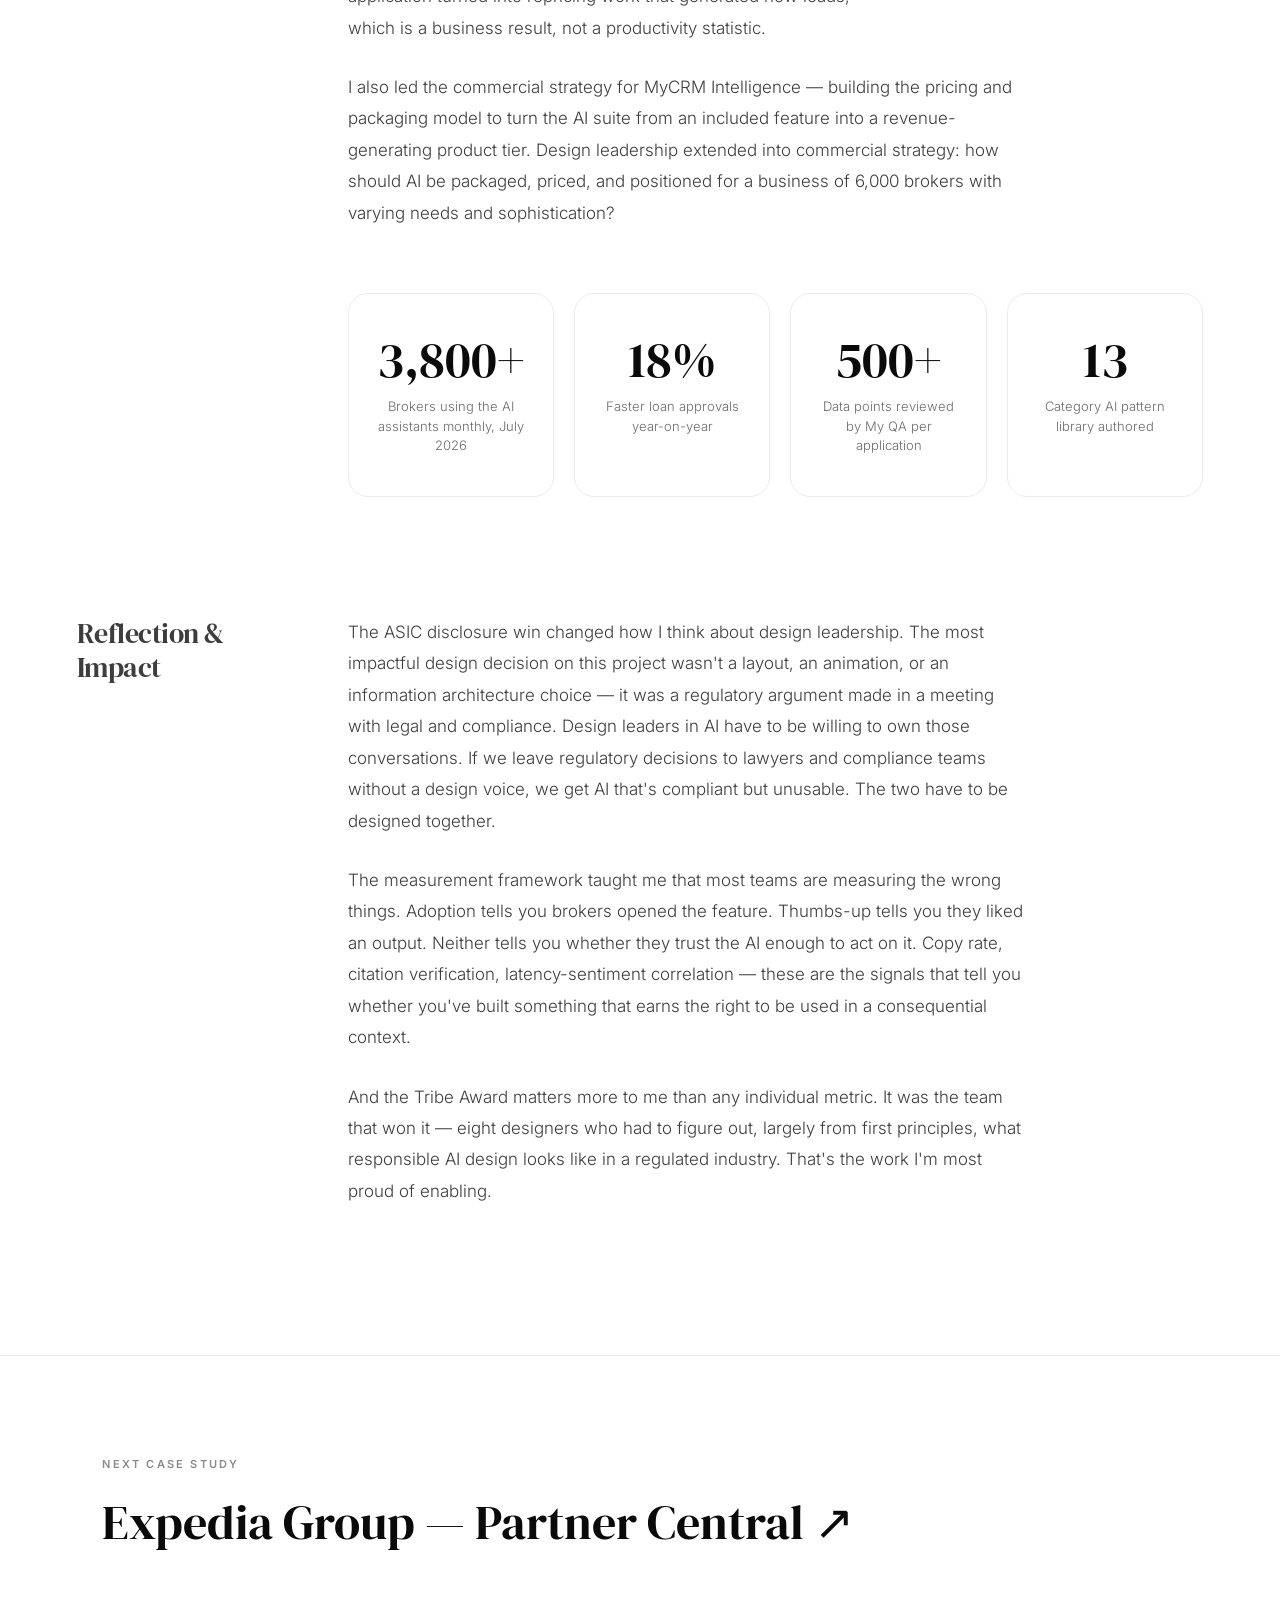
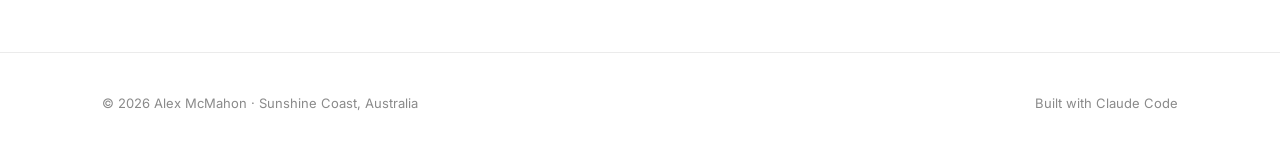
<file: casestudies/lmg.html>
<!DOCTYPE html>
<html lang="en">
<head>
  <meta charset="UTF-8" />
  <meta name="viewport" content="width=device-width, initial-scale=1.0" />
  <title>Loan Market Group — Alex McMahon</title>
  <link rel="preconnect" href="https://fonts.googleapis.com" />
  <link rel="preconnect" href="https://fonts.gstatic.com" crossorigin />
  <link href="https://fonts.googleapis.com/css2?family=DM+Serif+Display:ital@0;1&family=Inter:wght@300;400;500;600&display=swap" rel="stylesheet" />
  <style>
    *, *::before, *::after { margin: 0; padding: 0; box-sizing: border-box; }

    :root {
      --white: #ffffff;
      --off-white: #fafaf8;
      --black: #0a0a0a;
      --gray-700: #3d3d3d;
      --gray-500: #6b6b6b;
      --gray-400: #8a8a8a;
      --gray-300: #b0b0b0;
      --gray-200: #d4d4d4;
      --gray-100: #ebebeb;
      --gold: #b8965a;
      --gold-light: #d4b87a;
      --serif: 'DM Serif Display', Georgia, serif;
      --sans: 'Inter', -apple-system, BlinkMacSystemFont, sans-serif;
    }

    html { -webkit-font-smoothing: antialiased; -moz-osx-font-smoothing: grayscale; scroll-behavior: smooth; }

    body {
      font-family: var(--sans);
      color: var(--black);
      background: var(--white);
      line-height: 1.6;
      overflow-x: hidden;
    }

    ::selection { background: var(--black); color: var(--white); }
    a { color: inherit; text-decoration: none; }

    /* ===== NAV ===== */
    .persistent-cta {
      position: fixed;
      top: 36px;
      right: clamp(32px, 8vw, 140px);
      font-size: 11px;
      font-weight: 500;
      letter-spacing: 0.12em;
      text-transform: uppercase;
      color: var(--gray-400);
      z-index: 10;
      transition: color 0.3s;
    }
    .persistent-cta:hover { color: var(--black); }

    .back-link {
      position: fixed;
      top: 36px;
      left: clamp(32px, 8vw, 140px);
      font-size: 11px;
      font-weight: 500;
      letter-spacing: 0.12em;
      text-transform: uppercase;
      color: var(--gray-400);
      z-index: 10;
      transition: color 0.3s;
    }
    .back-link:hover { color: var(--black); }

    /* ===== HERO ===== */
    .cs-hero {
      padding: 180px clamp(32px, 8vw, 140px) 100px;
    }

    .cs-eyebrow {
      font-size: 11px;
      font-weight: 600;
      letter-spacing: 0.2em;
      text-transform: uppercase;
      color: var(--gray-400);
      margin-bottom: 32px;
      opacity: 0;
      transform: translateY(16px);
      animation: fadeUp 0.8s 0.2s forwards;
    }

    .cs-title {
      font-family: var(--serif);
      font-size: clamp(44px, 7vw, 92px);
      font-weight: 400;
      line-height: 1.12;
      letter-spacing: -2px;
      max-width: 1000px;
      padding-bottom: 0.05em;
      opacity: 0;
      transform: translateY(24px);
      animation: fadeUp 1s 0.4s forwards;
    }

    /* Shimmer lives on an inner span so its animation can't clobber the fade-in */
    .cs-title .shimmer { display: block; }

    .shimmer {
      background: linear-gradient(
        90deg,
        var(--black) 0%, var(--black) 44%,
        var(--gold) 48%, var(--gold-light) 50%, var(--gold) 52%,
        var(--black) 56%, var(--black) 100%
      );
      background-size: 400% 100%;
      background-position: 0% center;
      -webkit-background-clip: text;
      background-clip: text;
      -webkit-text-fill-color: transparent;
    }
    .shimmer.active { animation: shimmerSweep 6s ease forwards; }

    @keyframes shimmerSweep {
      0% { background-position: 100% center; }
      70% { background-position: 0% center; }
      100% { background-position: 0% center; }
    }

    .cs-meta {
      font-size: 17px;
      font-weight: 300;
      line-height: 1.8;
      color: var(--gray-500);
      max-width: 560px;
      margin-top: 32px;
      opacity: 0;
      transform: translateY(16px);
      animation: fadeUp 1s 0.7s forwards;
    }

    /* ===== FACTS BAR ===== */
    .facts {
      display: flex;
      border-top: 1px solid var(--gray-100);
      border-bottom: 1px solid var(--gray-100);
    }

    .fact {
      flex: 1;
      padding: 44px clamp(24px, 4vw, 48px);
      border-right: 1px solid var(--gray-100);
    }
    .fact:last-child { border-right: none; }

    .fact-label {
      font-size: 11px;
      font-weight: 600;
      letter-spacing: 0.2em;
      text-transform: uppercase;
      color: var(--gray-400);
      margin-bottom: 12px;
    }

    .fact-value {
      font-size: 16px;
      font-weight: 300;
      color: var(--gray-700);
      line-height: 1.5;
    }

    /* ===== CONTENT ===== */
    .cs-content {
      padding: 120px clamp(32px, 6vw, 110px);
    }

    .cs-section { margin-bottom: 120px; }
    .cs-section:last-child { margin-bottom: 0; }

    .cs-section h2 {
      font-family: var(--serif);
      font-size: clamp(36px, 4.5vw, 56px);
      font-weight: 400;
      line-height: 1.2;
      letter-spacing: -1px;
      margin-bottom: 40px;
      padding-bottom: 0.05em;
      max-width: 680px;
    }

    .cs-section h3 {
      font-family: var(--serif);
      font-size: clamp(24px, 2.6vw, 32px);
      font-weight: 400;
      line-height: 1.3;
      margin: 72px 0 24px;
      max-width: 680px;
    }

    .cs-section p {
      font-size: 17px;
      font-weight: 300;
      line-height: 1.85;
      color: var(--gray-700);
      max-width: 680px;
      margin-bottom: 28px;
    }

    .cs-section p strong { font-weight: 500; color: var(--black); }
    .cs-section p em { font-style: italic; color: var(--gray-500); }

    .cs-link {
      color: var(--black);
      font-weight: 400;
      border-bottom: 1px solid var(--gray-200);
      transition: border-color 0.3s;
    }
    .cs-link:hover { border-color: var(--black); }

    /* ===== LIST ===== */
    .cs-list {
      list-style: none;
      max-width: 680px;
      margin: 40px 0;
      display: grid;
      gap: 16px;
    }

    .cs-list li {
      border: 1px solid var(--gray-100);
      border-radius: 20px;
      padding: 28px 32px;
      font-size: 16px;
      font-weight: 300;
      line-height: 1.75;
      color: var(--gray-500);
      transition: all 0.4s cubic-bezier(0.16, 1, 0.3, 1);
    }

    .cs-list li:hover {
      border-color: var(--gray-200);
      box-shadow: 0 20px 60px rgba(0,0,0,0.04);
      transform: translateY(-2px);
    }

    .cs-list li strong {
      display: block;
      font-family: var(--serif);
      font-size: 19px;
      font-weight: 400;
      color: var(--black);
      margin-bottom: 8px;
    }

    /* ===== QUOTE ===== */
    .cs-quote {
      max-width: 680px;
      margin: 48px 0;
      padding-left: 32px;
      border-left: 2px solid var(--gold);
    }

    .cs-quote blockquote {
      font-family: var(--serif);
      font-size: clamp(22px, 2.6vw, 30px);
      font-weight: 400;
      font-style: italic;
      line-height: 1.45;
      color: var(--black);
      margin-bottom: 16px;
    }

    .cs-quote cite {
      font-style: normal;
      font-size: 14px;
      font-weight: 400;
      color: var(--gray-400);
      letter-spacing: 0.02em;
    }
    .cs-quote cite a { border-bottom: 1px solid var(--gray-200); transition: border-color 0.3s; }
    .cs-quote cite a:hover { border-color: var(--gray-400); }

    /* ===== MEDIA =====
       Drop screenshots / MP4s into casestudies/assets/ and uncomment the
       matching <figure> below. See assets/README.md for the shot list. */
    .cs-media {
      margin: 64px 0;
      max-width: 980px;
    }

    .cs-media-frame {
      border: 1px solid var(--gray-100);
      border-radius: 20px;
      overflow: hidden;
      background: var(--off-white);
      line-height: 0;
      transition: all 0.5s cubic-bezier(0.16, 1, 0.3, 1);
    }

    .cs-media-frame:hover {
      border-color: var(--gray-200);
      box-shadow: 0 24px 70px rgba(0,0,0,0.06);
    }

    .cs-media img,
    .cs-media video {
      width: 100%;
      height: auto;
      display: block;
    }

    .cs-media figcaption {
      margin-top: 16px;
      font-size: 13px;
      font-weight: 300;
      line-height: 1.65;
      color: var(--gray-400);
      max-width: 640px;
    }

    /* Wide: breaks past the 720px prose column for full product shots */
    .cs-media-wide { max-width: none; }

    /* Two shots side by side */
    .cs-media-pair {
      display: grid;
      grid-template-columns: 1fr 1fr;
      gap: 20px;
      margin: 64px 0;
      align-items: start;
    }
    .cs-media-pair .cs-media { margin: 0; max-width: none; }

    /* Portrait / device captures sit smaller and left-aligned */
    .cs-media-portrait { max-width: 420px; }

    /* Cropped UI details — capped at native width so the text never upscales */
    .cs-media-crop { max-width: 722px; }

    /* ===== EDITORIAL GRID =====
       Wide screens get two structural columns:
         · a sticky rail carrying the section title, so the page always has a
           left column doing work instead of sitting empty
         · the body, where subsections that own media become side-by-side
           blocks — media anchored to the text it illustrates, never floating
           to wherever it happened to fall in source order.
       Below 1180px the whole thing collapses back to a single column. */
    @media (min-width: 1180px) {
      .cs-section {
        display: grid;
        grid-template-columns: 220px minmax(0, 1fr);
        column-gap: clamp(40px, 4vw, 80px);
        align-items: start;
      }

      .cs-section-rail {
        position: sticky;
        top: 100px;
      }

      .cs-section-rail h2 {
        font-size: clamp(26px, 2.2vw, 34px);
        letter-spacing: -0.5px;
        margin-bottom: 0;
        color: var(--gray-700);
      }

      .cs-block {
        display: grid;
        /* proportional, so the prose column doesn't get squeezed on 1440s */
        grid-template-columns: minmax(0, 1fr) clamp(300px, 34%, 400px);
        column-gap: clamp(36px, 3.2vw, 60px);
        align-items: start;
      }

      .cs-block-rail {
        position: sticky;
        top: 100px;
      }

      .cs-block-rail > .cs-media,
      .cs-block-rail > .cs-quote {
        margin: 6px 0 0;
        max-width: none;
      }

      .cs-block-rail > .cs-quote + .cs-media,
      .cs-block-rail > .cs-media + .cs-quote { margin-top: 32px; }

      .cs-block-rail .cs-quote blockquote { font-size: 21px; }
      .cs-block-rail figcaption { max-width: none; }
    }

    @media (max-width: 768px) {
      .cs-media-pair { grid-template-columns: 1fr; }
    }

    /* ===== METRICS ===== */
    .cs-metrics {
      display: grid;
      grid-template-columns: repeat(4, 1fr);
      gap: 20px;
      margin-top: 64px;
    }

    .metric-card {
      border: 1px solid var(--gray-100);
      border-radius: 20px;
      padding: 40px 28px;
      text-align: center;
      opacity: 0;
      transform: translateY(24px);
      transition: all 0.7s cubic-bezier(0.16, 1, 0.3, 1);
    }

    .metric-card.visible { opacity: 1; transform: none; }
    .metric-card:nth-child(2) { transition-delay: 0.08s; }
    .metric-card:nth-child(3) { transition-delay: 0.16s; }
    .metric-card:nth-child(4) { transition-delay: 0.24s; }

    .metric-card:hover {
      transform: translateY(-4px);
      box-shadow: 0 20px 60px rgba(0,0,0,0.05);
      border-color: var(--gray-200);
    }

    .metric-value {
      font-family: var(--serif);
      font-size: clamp(36px, 4vw, 52px);
      line-height: 1;
      margin-bottom: 12px;
    }

    .metric-label {
      font-size: 13px;
      font-weight: 300;
      line-height: 1.5;
      color: var(--gray-500);
    }

    /* ===== NEXT ===== */
    .cs-next {
      padding: 100px clamp(32px, 8vw, 140px);
      border-top: 1px solid var(--gray-100);
    }

    .cs-next-label {
      font-size: 11px;
      font-weight: 600;
      letter-spacing: 0.2em;
      text-transform: uppercase;
      color: var(--gray-400);
      margin-bottom: 20px;
    }

    .cs-next-title {
      font-family: var(--serif);
      font-size: clamp(32px, 4vw, 48px);
      line-height: 1.2;
      transition: color 0.3s;
    }
    .cs-next-title:hover { color: var(--gray-500); }

    /* ===== FOOTER ===== */
    .footer {
      padding: 40px clamp(32px, 8vw, 140px);
      border-top: 1px solid var(--gray-100);
      display: flex;
      justify-content: space-between;
      font-size: 13px;
      color: var(--gray-400);
    }

    /* ===== REVEAL ===== */
    .reveal {
      opacity: 0;
      transform: translateY(32px);
      transition: opacity 0.9s cubic-bezier(0.16, 1, 0.3, 1), transform 0.9s cubic-bezier(0.16, 1, 0.3, 1);
    }
    .reveal.visible { opacity: 1; transform: none; }

    @keyframes fadeUp { to { opacity: 1; transform: translateY(0); } }

    /* ===== RESPONSIVE ===== */
    @media (max-width: 900px) {
      .facts { flex-wrap: wrap; }
      .fact { flex: 1 1 100%; border-right: none; border-bottom: 1px solid var(--gray-100); }
      .fact:last-child { border-bottom: none; }
      .cs-metrics { grid-template-columns: 1fr 1fr; }
    }

    @media (max-width: 768px) {
      .cs-hero { padding-top: 140px; }
      .back-link, .persistent-cta { font-size: 10px; }
      .footer { flex-direction: column; gap: 8px; }
    }
  </style>
</head>
<body>

  <a href="index.html" class="back-link">← Case Studies</a>
  <a href="mailto:hello@alexmcmahon.com.au" class="persistent-cta">Get in Touch ↗</a>

  <!-- ===== HERO ===== -->
  <section class="cs-hero">
    <div class="cs-eyebrow">Case Study · Loan Market Group</div>
    <h1 class="cs-title"><span class="shimmer">Designing AI brokers can trust.</span></h1>
    <p class="cs-meta">Head of Design · MyCRM Intelligence · Releasing the first AI assistants to 6,000+ brokers across Australia and New Zealand.</p>
  </section>

  <!-- ===== FACTS ===== -->
  <div class="facts">
    <div class="fact">
      <div class="fact-label">Audience</div>
      <div class="fact-value">6,000+ mortgage brokers &amp; advisers</div>
    </div>
    <div class="fact">
      <div class="fact-label">Team</div>
      <div class="fact-value">8 designers · 2 design managers · 1 senior researcher</div>
    </div>
    <div class="fact">
      <div class="fact-label">Role</div>
      <div class="fact-value">Head of Design · Co-PM, My Data Analyst</div>
    </div>
    <div class="fact">
      <div class="fact-label">Recognition</div>
      <div class="fact-value">Tribe Award, LMG Sync Up 2025</div>
    </div>
  </div>

  <!-- ===== CONTENT ===== -->
  <article class="cs-content">

    <section class="cs-section reveal">
      <div class="cs-section-rail"><h2>Overview</h2></div>
      <div class="cs-section-body">
        <p>
        LMG (Loan Market Group) is Australia and New Zealand's largest mortgage aggregator — 6,000+ brokers and advisers, a $370B loan book, $143B settled in 2025 alone. MyCRM is the #1 broker software platform in AU/NZ, as voted by brokers themselves.
        </p>

        <p>
        As Head of Design, I led the design of <a href="https://lmg.broker/media/lmg-unveils-mycrm-intelligence-ai-fully-built-into-mycrm" target="_blank" rel="noopener" class="cs-link">MyCRM Intelligence</a> — LMG's embedded AI suite — and shipped the platform's first AI tools to every broker in the business. I named the assistant suite alongside the Head of Product, co-created the AI strategy with the go-to-market lead for customer products, built LMG's first AI research function from scratch, authored the design standard governing how AI behaves across the entire platform, and won a landmark compliance design decision that set a new precedent for AI disclosure in regulated financial services.
        </p>

        <p>
        The role ran wider than design. I was <strong>co-product manager for My Data Analyst</strong>, and I travelled Australia speaking at broker events on behalf of the product and experience teams — presenting the AI assistants and the roadmap directly to the people who would use them.
        </p>

        <p>
        In 2025, my team won the <strong>Tribe Award at LMG's Sync Up</strong> — company-wide recognition for being the first to ship AI products on the MyCRM platform.
        </p>
      </div>
    </section>

    <section class="cs-section reveal">
      <div class="cs-section-rail"><h2>The Challenge</h2></div>
      <div class="cs-section-body">
        <p>
        LMG's Group Executive of Product, Tech and Data <a href="https://www.mpamag.com/au/mortgage-industry/technology/hightech-hightouch-lmgs-vision-of-the-augmented-broker/567160" target="_blank" rel="noopener" class="cs-link">put it plainly at the 2026 Growth Summit</a>: <em>"Between 95% and 98% of companies aren't proving ROI in their AI rollout."</em> LMG was determined not to be in that majority. But the challenge wasn't just proving business value — it was navigating one of the hardest design contexts for AI: a highly regulated, high-stakes industry where a poorly framed suggestion could lead to non-compliant advice, client harm, and professional liability.
        </p>
        <p>
        Mortgage brokers operate under ASIC and the National Consumer Credit Protection Act (NCCP). Every recommendation they make — and every document they lodge — carries legal weight. As LMG's Chief Risk Officer noted at the same summit: <em>"Non-compliance is now the most expensive way to run a business."</em> Introducing AI into that context meant designing for trust, accountability, and auditability simultaneously. It wasn't a UX challenge. It was a regulatory challenge wearing UX clothes.
        </p>
        <p>
        At the same time, the opportunity was real. Brokers were spending hours per client on documentation — drafting rationales, checking applications for risk, managing compliance paperwork. If we could design AI that actually earned trust in this environment, it would be transformative. If we got it wrong, the consequences would be felt in real people's finances.
        </p>
      </div>
    </section>

    <section class="cs-section reveal">
      <div class="cs-section-rail"><h2>Design Strategy &amp; Leadership</h2></div>
      <div class="cs-section-body">
        <p>
        I set the design vision on a single principle: <strong>the broker is always the author.</strong> AI can draft, surface, and flag — but the broker reviews, edits, and owns every output. This isn't just a UX stance; it's the answer to the accountability question regulators ask. If something goes wrong, a human was the author at every critical step. As Whitney Cali <a href="https://www.brokerdaily.au/technology/21325-lmg-reveals-ai-roadmap-focused-on-broker-efficiency" target="_blank" rel="noopener" class="cs-link">later described the product vision</a>: <em>"Brokers are still driving the car, but the AI is helping you get to your destination."</em>
        </p>
        <p>
        That principle cascaded into every design decision across the platform. But the work I'm most proud of goes beyond a design principle — it's the systems I built to make it real at scale.
        </p>

        <h3>Co-owning the AI strategy</h3>
        <p>
        The AI strategy wasn't handed to design to execute. I co-created it with the go-to-market lead for customer products — pairing the design and research view of what brokers would actually trust and adopt with the commercial view of how the suite would be positioned, packaged and sold. That partnership meant the roadmap was shaped by user evidence and market reality at the same time, instead of one being retrofitted to the other after the fact.
        </p>

        <h3>Naming and framing the assistant suite</h3>
        <p>
        Working with the Head of Product, I created the naming convention for every AI assistant on the platform: <strong>My</strong> + the job it does — My Note Writer, My QA, My Data Analyst, My Documents — sitting under the umbrella of <strong>MyCRM Intelligence</strong>. The "My" carried over from MyCRM itself, but it did more than maintain brand continuity. It framed each assistant as the broker's own tool, working on their behalf, rather than an external system making decisions about their work. The name did quiet work in service of the authorship principle.
        </p>

        <h3>A design framework for building AI products</h3>
        <p>
        I created a framework the design team used to build every AI product: how the assistant is introduced and onboarded, how a broker learns to use it, how the output is presented and verified, and how success is measured. Before this existed, each AI feature was being designed as a one-off. Afterwards, every team started from the same set of questions — which meant the answers were consistent across the platform, and brokers learned one mental model instead of four.
        </p>

        <h3>The 13-category agentic AI pattern library</h3>
        <p>
        I authored LMG's Agentic AI Pattern Library — 13 categories of design standards governing how AI behaves across every surface of MyCRM Intelligence. It covers confidence signalling, progressive disclosure, error recovery, contestability, and human-override states. It was written to pre-empt the Australian Government DTA's AI standards on explainability and contestability before those standards were formalised — so when regulation arrived, we were already compliant.
        </p>
        <p>
        This pattern library is now the design constitution for everything AI at LMG. New features don't get built without it.
        </p>

        <h3>Winning the ASIC/NCCP compliance design decision</h3>
        <p>
        The most consequential design decision I made wasn't a layout choice — it was a regulatory argument. Legal and compliance initially required a mandatory checkbox at the point of every AI interaction: a standard CYA disclosure. I argued against it.
        </p>
        <p>
        The mandatory checkbox would have trained brokers to dismiss AI outputs without reading them — eroding the very trust we were trying to build. Instead, I proposed contextual disclosure at the moment of consequence: when a broker copies an AI-generated note into their application, that's when they're told they're using AI-generated content. At the exact moment it matters, not before.
        </p>
        <p>
        The argument was accepted. That contextual disclosure pattern is now reused across the entire MyCRM agent suite — a design-led precedent for how AI disclosure should work in regulated financial services.
        </p>

        <figure class="cs-media cs-media-crop">
        <div class="cs-media-frame"><img src="assets/contextual-disclosure.png" alt="The end of an AI-generated lender rationale in MyCRM Intelligence, showing the copy control directly above an acknowledgement that the broker has reviewed the AI output and made their own professional judgment" loading="lazy" /></div>
        <figcaption>Disclosure at the moment of consequence. The acknowledgement sits against the copy control — the broker is told they're working with AI-generated content at the point they take it into the application, not in a checkbox they'd have learned to dismiss.</figcaption>
        </figure>

        <h3>Building LMG's first AI research function</h3>
        <p>
        There was no research function when I arrived. I built it from scratch — establishing the methodology, tooling, and team to run structured research with the MyCRM user base. I had my senior researcher establish a continuous AI research programme rather than one-off studies, so the roadmap stayed connected to what brokers were actually experiencing.
        </p>
        <p>
        In December she ran a study with approximately <strong>100 brokers</strong> to understand their confidence levels with AI, their expectations, what they'd be willing to pay, the tools they were already using, and their existing skill level. The findings were genuinely surprising in places, and they directly reshaped the AI roadmap and influenced executive prioritisation. That study became the largest piece of user research ever conducted with MyCRM users, and the practice it established — dedicated user testing for AI prototypes — is now standard.
        </p>

        <h3>A new measurement framework for AI UX</h3>
        <p>
        Most teams measure AI success with adoption and thumbs-up rates. That's not enough to understand trust — and in a regulated industry, trust is the product. I developed a 13-behaviour UX measurement framework tracked in Pendo, designed to answer the question no standard analytics dashboard asks: <em>are brokers actually trusting this?</em>
        </p>
        <ul class="cs-list">
        <li><strong>Copy response rate as a trust proxy</strong>When a broker copies an AI output into their notes, we treat that as a strong signal of trust. We benchmarked that &gt;30% of thumbs-up sessions should include a copy action. If copy rate is high but thumbs-up is low, something's wrong with the UI — not the AI.</li>
        <li><strong>Citation source click-through rate</strong>How often do brokers click through to verify the AI's source? We expect high engagement early, then a drop-off as trust is established. That curve is the shape of calibrated trust. If it doesn't drop, brokers are over-verifying — a signal that the AI's confidence presentation is wrong.</li>
        <li><strong>Latency-to-sentiment correlation</strong>We map response wait time against thumbs up/down to locate the broker's frustration threshold. This directly informs the chain-of-thought microcopy — the in-progress messaging that keeps brokers engaged during longer retrievals. Benchmark: a flat sentiment curve even when responses exceed 120 seconds.</li>
        <li><strong>WAU &amp; stickiness — the novelty-to-necessity test</strong>The defining question for any AI feature: did brokers use it once and forget it, or does it come back every client? We benchmarked &gt;80% of pilot users returning to the tool for each new client in the researching phase. That's the threshold between novelty and workflow dependency.</li>
        </ul>
      </div>
    </section>

    <section class="cs-section reveal">
      <div class="cs-section-rail"><h2>Process &amp; Outcomes</h2></div>
      <div class="cs-section-body">
        <div class="cs-block">
          <div class="cs-block-main">
            <p>
            We launched <a href="https://lmg.broker/media/lmg-unveils-mycrm-intelligence-ai-fully-built-into-mycrm" target="_blank" rel="noopener" class="cs-link"><strong>My Note Writer</strong></a> first — an AI assistant that automatically drafts lender rationales, product selection notes, and exit strategies from data already in the broker's application file. Outputs are structured, editable, and BID-ready (Best Interests Duty compliant) — giving brokers a compliant foundation for every submission in seconds.
            </p>

            <div class="cs-quote">
            <blockquote>"This would take me 20 minutes to write, now it's done in seconds."</blockquote>
            <cite>— <a href="https://lmg.broker/media/lmg-unveils-mycrm-intelligence-ai-fully-built-into-mycrm" target="_blank" rel="noopener">Dustin McMahon, LMG broker</a></cite>
            </div>

            <div class="cs-quote">
            <blockquote>"It speaks better than I do."</blockquote>
            <cite>— <a href="https://lmg.broker/media/lmg-unveils-mycrm-intelligence-ai-fully-built-into-mycrm" target="_blank" rel="noopener">Renee Menzies, LMG broker</a></cite>
            </div>
          </div>
          <div class="cs-block-rail">
            <figure class="cs-media">
            <div class="cs-media-frame">
            <video autoplay loop muted playsinline preload="metadata" poster="assets/my-note-writer-poster.jpg" aria-label="My Note Writer drafting a lender and product selection rationale, streaming the approach and funding summary into the panel">
            <source src="assets/my-note-writer.mp4" type="video/mp4" />
            </video>
            </div>
            <figcaption>My Note Writer drafting a lender and product selection rationale from data already in the application file. The broker reviews and edits before any of it is used — the draft is never the final word.</figcaption>
            </figure>
          </div>
        </div>

        <div class="cs-block">
          <div class="cs-block-main">
            <p>
            <strong>My QA</strong> followed — an AI tool that reviews loan applications across 500+ data points before lodgement, flagging missing information, funding gaps, and potential product mismatches. The design challenge here was cultural as much as functional: brokers initially read a "QA review" as a suggestion that their work wasn't good enough. The reframe that landed was positioning My QA as a second set of expert eyes — a compliance coach, not a critic.
            </p>

            <div class="cs-quote">
            <blockquote>"I don't fear AI. The future for established brokerages is becoming tech-based relationship businesses."</blockquote>
            <cite>— <a href="https://www.brokerdaily.au/technology/21325-lmg-reveals-ai-roadmap-focused-on-broker-efficiency" target="_blank" rel="noopener">Matthew Atkin, Atlas Broker</a></cite>
            </div>
          </div>
          <div class="cs-block-rail">
            <figure class="cs-media">
            <div class="cs-media-frame">
            <video autoplay loop muted playsinline preload="metadata" poster="assets/my-qa-review-poster.jpg" aria-label="My QA streaming its review findings on a loan application: missing privacy consent, an out-of-date settlement date, declared expenses below the HEM benchmark, a funding shortfall, and an offset account discrepancy">
            <source src="assets/my-qa-review.mp4" type="video/mp4" />
            </video>
            </div>
            <figcaption>My QA working through an application. Each finding is a plain-language issue with its reasoning attached — a funding shortfall, expenses below the HEM benchmark, an offset feature contradicting the rationale — so the broker can act on it or argue with it, rather than being handed a score.</figcaption>
            </figure>
          </div>
        </div>

        <h3>My Data Analyst — stepping into product ownership</h3>
        <p>
        For <a href="https://www.linkedin.com/posts/lmg-au_mydataanalyst-activity-7495635723715395585-705t" target="_blank" rel="noopener" class="cs-link"><strong>My Data Analyst</strong></a> I took on the product as well as the design, working as <strong>co-product manager</strong> alongside my Head of Design role. It turns a broker's MyCRM data into answers without spreadsheets or manual reports — ask a question, get the answer, save it into the Insights Builder.
        </p>
        <p>
        Owning the product definition as well as the interface meant I could hold the authorship and trust principles all the way through scoping and prioritisation, not just at the surface. When the trade-off between a faster answer and a verifiable one came up, it wasn't a design opinion being argued into a product decision — it was the same person making both calls.
        </p>

        <!-- MEDIA SLOT: My Data Analyst — ask a question, get an answer, save to Insights Builder.
        A short screen recording tells this story far better than a still.
        <figure class="cs-media cs-media-wide">
        <div class="cs-media-frame">
        <video autoplay loop muted playsinline poster="assets/my-data-analyst-poster.jpg">
        <source src="assets/my-data-analyst.mp4" type="video/mp4" />
        </video>
        </div>
        <figcaption>My Data Analyst turning a plain-language question about a broker's own MyCRM data into an answer, then saving it into the Insights Builder.</figcaption>
        </figure>
        -->

        <h3>Taking the roadmap to brokers</h3>
        <p>
        Adoption isn't only a product problem. I travelled around Australia speaking at broker events on behalf of the product and experience teams — presenting the AI assistants, walking through the roadmap, and answering the hard questions in the room about accuracy, compliance, and what the tools deliberately would not do.
        </p>
        <p>
        Standing in front of the people who use the product is also the fastest research loop there is. A lot of what I heard at those events — the hesitations, the workarounds, the features brokers assumed existed — went straight back into the roadmap and into the research programme.
        </p>

        <!-- MEDIA SLOT: photos from the broker events / roadshow. Stage shot plus a
        roadmap slide works well. Portrait phone photos: swap cs-media for
        "cs-media cs-media-portrait".
        <div class="cs-media-pair">
        <figure class="cs-media">
        <div class="cs-media-frame"><img src="assets/broker-event-stage.jpg" alt="Alex McMahon presenting the MyCRM Intelligence roadmap at an LMG broker event" /></div>
        <figcaption>Presenting the AI roadmap to brokers on the road.</figcaption>
        </figure>
        <figure class="cs-media">
        <div class="cs-media-frame"><img src="assets/broker-event-room.jpg" alt="Brokers in the audience at an LMG event" /></div>
        <figcaption>The questions from the floor were the fastest research loop we had.</figcaption>
        </figure>
        </div>
        -->

        <div class="cs-block">
          <div class="cs-block-main">
            <p>
            Both tools were piloted with 100+ brokers across Australia and New Zealand before company-wide release in December 2024. By July 2026, <a href="https://www.brokernews.com.au/news/breaking-news/lmgs-ai-tools-cut-loan-approval-times-by-18-289830.aspx" target="_blank" rel="noopener" class="cs-link">more than 3,800 brokers were using My Note Writer and My QA in a single month</a> — around two-thirds of the network — with loan approval times down <strong>18% year-on-year</strong> and individual brokers reporting up to 50 minutes saved per application. As <a href="https://www.mpamag.com/au/mortgage-industry/technology/lmg-launches-embedded-ai-tools-in-mycrm/558390" target="_blank" rel="noopener" class="cs-link">Whitney Cali stated at launch</a>: <em>"Our goal is to make every broker an augmented broker: empowered by technology, supported by data, and always in control."</em>
            </p>

            <p>
            That quote is the one I point to when people ask whether AI features are worth building. The time saved isn't the outcome — what the brokerage <em>does</em> with the time is. Fifty minutes back per application turned into repricing work that generated new leads, which is a business result, not a productivity statistic.
            </p>
          </div>
          <div class="cs-block-rail">
            <div class="cs-quote">
            <blockquote>"MyCRM Intelligence saves us 50 minutes per application. We now use that time to reprice and engage our back book, which is already generating new leads and making a real impact on our business."</blockquote>
            <cite>— <a href="https://www.instagram.com/p/DXvQiHDmUcP/" target="_blank" rel="noopener">Tania Richardson, Operations Manager, Loan Market Ellenbrook</a></cite>
            </div>
          </div>
        </div>

        <p>
        I also led the commercial strategy for MyCRM Intelligence — building the pricing and packaging model to turn the AI suite from an included feature into a revenue-generating product tier. Design leadership extended into commercial strategy: how should AI be packaged, priced, and positioned for a business of 6,000 brokers with varying needs and sophistication?
        </p>

        <div class="cs-metrics" id="metrics">
        <div class="metric-card">
        <div class="metric-value">3,800+</div>
        <div class="metric-label">Brokers using the AI assistants monthly, July 2026</div>
        </div>
        <div class="metric-card">
        <div class="metric-value">18%</div>
        <div class="metric-label">Faster loan approvals year-on-year</div>
        </div>
        <div class="metric-card">
        <div class="metric-value">500+</div>
        <div class="metric-label">Data points reviewed by My QA per application</div>
        </div>
        <div class="metric-card">
        <div class="metric-value">13</div>
        <div class="metric-label">Category AI pattern library authored</div>
        </div>
        </div>
      </div>
    </section>

    <section class="cs-section reveal">
      <div class="cs-section-rail"><h2>Reflection &amp; Impact</h2></div>
      <div class="cs-section-body">
        <p>
        The ASIC disclosure win changed how I think about design leadership. The most impactful design decision on this project wasn't a layout, an animation, or an information architecture choice — it was a regulatory argument made in a meeting with legal and compliance. Design leaders in AI have to be willing to own those conversations. If we leave regulatory decisions to lawyers and compliance teams without a design voice, we get AI that's compliant but unusable. The two have to be designed together.
        </p>
        <p>
        The measurement framework taught me that most teams are measuring the wrong things. Adoption tells you brokers opened the feature. Thumbs-up tells you they liked an output. Neither tells you whether they trust the AI enough to act on it. Copy rate, citation verification, latency-sentiment correlation — these are the signals that tell you whether you've built something that earns the right to be used in a consequential context.
        </p>
        <p>
        And the Tribe Award matters more to me than any individual metric. It was the team that won it — eight designers who had to figure out, largely from first principles, what responsible AI design looks like in a regulated industry. That's the work I'm most proud of enabling.
        </p>
      </div>
    </section>

  </article>

  <!-- ===== NEXT ===== -->
  <a href="expedia.html" class="cs-next" style="display:block;">
    <div class="cs-next-label">Next Case Study</div>
    <div class="cs-next-title">Expedia Group — Partner Central ↗</div>
  </a>

  <footer class="footer">
    <span>© 2026 Alex McMahon · Sunshine Coast, Australia</span>
    <span>Built with Claude Code</span>
  </footer>

  <script>
    'use strict';

    const shimmerEl = document.querySelector('.shimmer');
    if (shimmerEl) setTimeout(() => shimmerEl.classList.add('active'), 1000);

    const obs = new IntersectionObserver(
      (entries) => entries.forEach(e => { if (e.isIntersecting) e.target.classList.add('visible'); }),
      { threshold: 0.05, rootMargin: '0px 0px -40px 0px' }
    );
    document.querySelectorAll('.reveal, .metric-card').forEach(el => obs.observe(el));

    // Respect reduced-motion: hand the clips back to the viewer instead of looping at them.
    if (window.matchMedia('(prefers-reduced-motion: reduce)').matches) {
      document.querySelectorAll('.cs-media video').forEach(v => {
        v.autoplay = false;
        v.controls = true;
        v.pause();
      });
    }
  </script>
</body>
</html>
</file>
<file: style.css>
/* ============================================================
   ALEX MCMAHON — Personal Site
   Terminal Design System · phosphor green on black
   ============================================================ */

*, *::before, *::after { box-sizing: border-box; margin: 0; padding: 0; }

:root {
  /* Background */
  --bg:          #000000;
  --bg-elev:     #060806;     /* cards */
  --bg-elev-2:   #0a0d0a;     /* hover / panels */
  --bg-frame:    #050705;     /* terminal frames */

  /* Phosphor palette */
  --phosphor:    #33ff33;     /* primary green */
  --phosphor-soft: #3ddc84;   /* softer secondary green */
  --phosphor-hi: #d4ffd4;     /* high-contrast for body copy */
  --text-body:   rgba(255, 255, 255, 0.75); /* near-white for long-form prose */
  --phosphor-dim: #1f9d2a;    /* muted */
  --phosphor-mute: #0f5a18;   /* very dim */
  --amber:       #ffb000;     /* status / "available" accent */

  /* Text */
  --text:        var(--phosphor-hi);
  --text-muted:  var(--phosphor-dim);
  --text-dim:    var(--phosphor-mute);

  /* Borders */
  --border:        rgba(51, 255, 51, 0.14);
  --border-strong: rgba(51, 255, 51, 0.35);

  /* Aliases — legacy class names still reference these, repointed to green */
  --aurora-blue:   var(--phosphor);
  --aurora-purple: var(--phosphor-soft);
  --aurora-rose:   var(--amber);
  --aurora-teal:   var(--phosphor-soft);
  --accent:        var(--phosphor);

  /* Type */
  --font: 'JetBrains Mono', 'SF Mono', 'Menlo', 'Consolas', monospace;

  /* Motion */
  --ease-out:    cubic-bezier(0.16, 1, 0.3, 1);
  --ease-spring: cubic-bezier(0.34, 1.56, 0.64, 1);
  --ease-smooth: cubic-bezier(0.4, 0, 0.2, 1);

  --t-fast:   0.18s var(--ease-out);
  --t-base:   0.35s var(--ease-out);
  --t-spring: 0.55s var(--ease-spring);
  --t-slow:   0.9s  var(--ease-out);
}

/* — Base — */
html { scroll-behavior: smooth; overflow-x: hidden; }

body {
  background: var(--bg);
  color: var(--text);
  font-family: var(--font);
  font-weight: 400;
  font-size: 15px;
  line-height: 1.6;
  overflow-x: hidden;
  cursor: none;
  -webkit-font-smoothing: antialiased;
  text-rendering: optimizeLegibility;
}

a { text-decoration: none; color: inherit; }

/* Site-wide scanline overlay — the CRT signature */
body::before {
  content: '';
  position: fixed;
  inset: 0;
  pointer-events: none;
  z-index: 9000;
  background-image: repeating-linear-gradient(
    0deg,
    rgba(0, 0, 0, 0.18) 0px,
    rgba(0, 0, 0, 0.18) 1px,
    transparent 1px,
    transparent 3px
  );
  mix-blend-mode: multiply;
  opacity: 0.6;
}

/* Subtle CRT vignette */
body::after {
  content: '';
  position: fixed;
  inset: 0;
  pointer-events: none;
  z-index: 8999;
  background: radial-gradient(
    ellipse at center,
    transparent 55%,
    rgba(0, 0, 0, 0.55) 100%
  );
}

/* ============================================================
   CUSTOM CURSOR — phosphor caret block
   ============================================================ */

.cursor {
  position: fixed; top: 0; left: 0;
  width: 8px; height: 16px;
  background: var(--phosphor);
  pointer-events: none;
  z-index: 9999;
  will-change: transform;
  mix-blend-mode: screen;
  box-shadow: 0 0 6px rgba(51, 255, 51, 0.6);
  animation: caretBlink 1.05s steps(1) infinite;
}

.cursor.hovered {
  width: 12px; height: 20px;
  background: var(--phosphor-hi);
}

/* Follower unused — keep selector so JS doesn't break, hide entirely */
.cursor-follower { display: none !important; }

@keyframes caretBlink {
  0%, 55% { opacity: 1; }
  60%, 100% { opacity: 0.25; }
}

/* ============================================================
   NAVIGATION
   ============================================================ */

.nav {
  position: fixed; top: 0; left: 0; right: 0;
  z-index: 100;
  display: flex; align-items: center; justify-content: space-between;
  padding: 1rem 2rem;
  background: rgba(0, 0, 0, 0.85);
  border-bottom: 1px solid var(--border);
  animation: navDrop 0.6s var(--ease-out) both;
}

@keyframes navDrop {
  from { transform: translateY(-100%); opacity: 0; }
  to   { transform: translateY(0); opacity: 1; }
}

.nav.hidden  { transform: translateY(-100%); transition: transform 0.4s var(--ease-smooth); }
.nav.visible { transform: translateY(0);     transition: transform 0.4s var(--ease-out); }

.nav-logo {
  font-size: 0.85rem; font-weight: 600;
  letter-spacing: 0.02em;
  color: var(--phosphor);
}

.nav-logo::before {
  content: 'am@alexmcmahon:~$ ';
  color: var(--phosphor-dim);
  font-weight: 400;
}

.nav-links { display: flex; gap: 1.75rem; }

.nav-link {
  font-size: 0.78rem; font-weight: 400;
  color: var(--text-muted);
  position: relative;
  padding: 0.25rem 0;
  transition: color var(--t-fast);
}

.nav-link::before {
  content: './';
  color: var(--text-dim);
  margin-right: 0.1rem;
  transition: color var(--t-fast);
}

.nav-link::after {
  content: '';
  position: absolute; bottom: 0; left: 0;
  width: 0; height: 1px;
  background: var(--phosphor);
  transition: width var(--t-base);
}

.nav-link:hover           { color: var(--phosphor-hi); }
.nav-link:hover::before   { color: var(--phosphor); }
.nav-link:hover::after    { width: 100%; }

.nav-cta {
  display: inline-flex;
  align-items: center;
  padding: 0.5rem 1rem;
  border: 1px solid var(--phosphor);
  color: var(--phosphor);
  font-size: 0.78rem; font-weight: 500;
  letter-spacing: 0.02em;
  background: transparent;
  transition: background var(--t-fast), color var(--t-fast), box-shadow var(--t-fast);
  white-space: nowrap;
}

.nav-cta::before { content: '[ '; opacity: 0.7; }
.nav-cta::after  { content: ' ]'; opacity: 0.7; }

.nav-cta:hover {
  background: var(--phosphor);
  color: var(--bg);
  box-shadow: 0 0 18px rgba(51, 255, 51, 0.45);
}

/* ============================================================
   HERO — terminal shell session
   ============================================================ */

.hero {
  position: relative;
  min-height: 100svh;
  display: flex; align-items: center;
  padding: 7rem 2rem 5rem;
  overflow: hidden;
}

/* Remove old aurora/canvas elements if still in DOM */
.neural-canvas,
.aurora,
.aurora-layer,
.hero-bg-letter { display: none !important; }

.hero-content {
  position: relative; z-index: 2;
  max-width: 980px;
  width: 100%;
}

/* Shell session — no frame, just a subtle left gutter */
.term-body {
  position: relative;
  padding: 2rem 0 0 1.5rem;
  border-left: 1px solid var(--border);
}

/* legacy frame/chrome no longer rendered, keep neutralised in case markup lingers */
.term-frame, .term-chrome, .term-dots, .term-title { all: unset; display: block; }
.term-chrome, .term-dots, .term-title { display: none; }

/* Shell prompt lines */
.shell-line {
  display: flex;
  align-items: baseline;
  gap: 0.5rem;
  font-size: clamp(0.95rem, 1.15vw, 1.05rem);
  line-height: 1.7;
  margin-bottom: 0.5rem;
  color: var(--text);
  word-break: break-word;
}

.shell-line .prompt {
  color: var(--phosphor);
  font-weight: 600;
  flex-shrink: 0;
}

.shell-line .cmd {
  color: var(--phosphor-hi);
}

.shell-out {
  display: block;
  color: var(--text);
  font-size: clamp(0.95rem, 1.15vw, 1.05rem);
  line-height: 1.7;
  margin: 0.2rem 0 1.5rem 0;
  padding-left: 1.4rem;
}

.shell-out.big {
  font-size: clamp(1.7rem, 3.8vw, 2.8rem);
  font-weight: 700;
  letter-spacing: -0.01em;
  color: var(--phosphor);
  line-height: 1.2;
  margin: 0.6rem 0 2rem;
  padding-left: 1.4rem;
  text-shadow: 0 0 22px rgba(51, 255, 51, 0.35);
}

.shell-out .dim { color: var(--text-muted); }
.shell-out .ok  { color: var(--phosphor); font-weight: 600; }

.shell-tree {
  display: grid;
  grid-template-columns: repeat(2, minmax(0, max-content));
  gap: 0.2rem 2rem;
  color: var(--phosphor-soft);
  font-size: 0.95rem;
}

.shell-tree span::before {
  content: '▸ ';
  color: var(--phosphor-dim);
}

.shell-cta {
  display: inline-flex;
  align-items: center;
  gap: 0.4rem;
  padding: 0.7rem 1.3rem;
  margin-left: 1.4rem;
  margin-top: 0.7rem;
  background: var(--phosphor);
  color: var(--bg);
  border: 1px solid var(--phosphor);
  font-family: inherit;
  font-size: 0.92rem;
  font-weight: 600;
  letter-spacing: 0.02em;
  transition: background var(--t-fast), box-shadow var(--t-fast), transform var(--t-spring);
  box-shadow: 0 0 18px rgba(51, 255, 51, 0.3);
}

.shell-cta:hover {
  background: var(--phosphor-hi);
  box-shadow: 0 0 32px rgba(51, 255, 51, 0.55);
  transform: translateY(-2px);
}

.shell-cta::before { content: ''; }

/* Blinking block caret used inline */
.caret {
  display: inline-block;
  width: 0.55em;
  height: 1em;
  background: var(--phosphor);
  margin-left: 2px;
  vertical-align: -0.12em;
  animation: caretBlink 1s steps(1) infinite;
  box-shadow: 0 0 8px rgba(51, 255, 51, 0.7);
}

/* Status label above hero */
.hero-label {
  display: inline-flex; align-items: center; gap: 0.55rem;
  font-size: 0.7rem; font-weight: 500;
  letter-spacing: 0.18em; text-transform: uppercase;
  color: var(--phosphor-dim);
  margin-bottom: 1.5rem;
}

.status-dot {
  width: 7px; height: 7px; border-radius: 50%;
  background: var(--amber);
  box-shadow: 0 0 8px var(--amber);
  animation: statusPulse 2.4s ease-in-out infinite;
}

@keyframes statusPulse {
  0%, 100% { opacity: 1; transform: scale(1); }
  50%       { opacity: 0.4; transform: scale(0.7); }
}

/* Streaming cursor (used inline in text) */
.stream-cursor {
  display: inline-block;
  width: 0.55em; height: 1em;
  background: var(--phosphor);
  margin-left: 2px;
  vertical-align: -0.12em;
  animation: caretBlink 0.9s steps(1) infinite;
  box-shadow: 0 0 8px rgba(51, 255, 51, 0.7);
}

/* AI tags below hero (kept for reuse on other sections) */
.hero-tags {
  display: flex; gap: 0.45rem; flex-wrap: wrap;
  margin: 1.75rem 0 0 0;
  padding-left: 1.2rem;
}

.tag {
  padding: 0.3rem 0.7rem;
  font-size: 0.7rem; font-weight: 500; letter-spacing: 0.04em;
  border: 1px solid var(--border);
  color: var(--phosphor-soft);
  background: rgba(51, 255, 51, 0.03);
  border-radius: 2px;
  transition: border-color var(--t-fast), color var(--t-fast), background var(--t-fast);
}

.tag::before { content: '#'; color: var(--phosphor-dim); margin-right: 0.15rem; }

.tag:hover {
  border-color: var(--phosphor);
  color: var(--phosphor-hi);
  background: rgba(51, 255, 51, 0.08);
}

.tag-speak {
  border-color: var(--border-strong) !important;
  color: var(--amber) !important;
  animation: speakPulse 3s ease-in-out infinite;
}

@keyframes speakPulse {
  0%, 100% { box-shadow: 0 0 0 0   rgba(255, 176, 0, 0.25); }
  50%       { box-shadow: 0 0 14px 2px rgba(255, 176, 0, 0.18); }
}

/* CTA / buttons */
.hero-cta {
  display: flex; gap: 0.75rem; flex-wrap: wrap;
  margin-top: 0.4rem;
}

.btn-primary {
  position: relative;
  display: inline-flex; align-items: center; gap: 0.5rem;
  padding: 0.7rem 1.5rem;
  background: transparent;
  border: 1px solid var(--phosphor);
  color: var(--phosphor);
  font-family: inherit;
  font-size: 0.85rem; font-weight: 500;
  letter-spacing: 0.02em;
  transition: background var(--t-fast), color var(--t-fast),
              box-shadow var(--t-fast), transform var(--t-spring);
}

.btn-primary::before { content: '[ '; opacity: 0.65; }
.btn-primary::after  { content: ' ]'; opacity: 0.65; }

.btn-glow { display: none; }

.btn-primary:hover {
  background: var(--phosphor);
  color: var(--bg);
  transform: translateY(-2px);
  box-shadow: 0 0 24px rgba(51, 255, 51, 0.5);
}

.btn-ghost {
  display: inline-flex; align-items: center; gap: 0.5rem;
  padding: 0.7rem 1.5rem;
  border: 1px solid var(--border);
  color: var(--text-muted);
  font-family: inherit;
  font-size: 0.85rem; font-weight: 500;
  transition: transform var(--t-spring), border-color var(--t-fast), color var(--t-fast);
}

.btn-ghost:hover {
  transform: translateY(-2px);
  border-color: var(--phosphor);
  color: var(--phosphor);
}

/* Scroll indicator */
.hero-scroll {
  position: absolute; bottom: 2rem; left: 2rem;
  display: flex; align-items: center; gap: 0.8rem;
  font-size: 0.7rem; letter-spacing: 0.18em; text-transform: uppercase;
  color: var(--text-dim);
  z-index: 2;
  animation: fadeUp 1.5s var(--ease-out) 2s both;
}

.hero-scroll::before { content: '↓'; color: var(--phosphor); }

.scroll-line {
  width: 30px; height: 1px;
  background: var(--phosphor-dim);
  transform-origin: left;
  animation: lineGrow 1.2s var(--ease-out) 2s both;
}

@keyframes lineGrow { from { transform: scaleX(0); } to { transform: scaleX(1); } }
@keyframes fadeUp   { from { opacity: 0; transform: translateY(12px); } to { opacity: 1; transform: none; } }

/* ============================================================
   MARQUEE
   ============================================================ */

.marquee-wrap {
  position: relative; z-index: 2;
  padding: 1rem 0;
  border-top: 1px solid var(--border);
  border-bottom: 1px solid var(--border);
  overflow: hidden;
  -webkit-mask-image: linear-gradient(to right, transparent, #000 8%, #000 92%, transparent);
  mask-image: linear-gradient(to right, transparent, #000 8%, #000 92%, transparent);
}

.marquee-inner {
  display: flex; white-space: nowrap; width: max-content;
  animation: marqueeScroll 40s linear infinite;
}

.marquee-inner span {
  font-size: 0.7rem; font-weight: 500;
  letter-spacing: 0.12em; text-transform: uppercase;
  color: var(--text-muted); padding: 0 1.2rem;
}

.marquee-inner .sep { color: var(--phosphor); padding: 0; opacity: 0.7; }

@keyframes marqueeScroll {
  0%   { transform: translateX(0); }
  100% { transform: translateX(-50%); }
}

/* ============================================================
   SCROLL REVEAL SYSTEM
   ============================================================ */

.reveal-item {
  opacity: 0;
  transform: translateY(20px);
  transition:
    opacity  0.7s var(--ease-out),
    transform 0.7s var(--ease-out);
}

.reveal-item.delay-1 { transition-delay: 0.08s; }
.reveal-item.delay-2 { transition-delay: 0.16s; }
.reveal-item.delay-3 { transition-delay: 0.24s; }
.reveal-item.delay-4 { transition-delay: 0.32s; }

.reveal-item.revealed { opacity: 1; transform: none; }

/* ============================================================
   SHARED
   ============================================================ */

.section-label {
  font-size: 0.7rem; font-weight: 600;
  letter-spacing: 0.15em; text-transform: uppercase;
  color: var(--phosphor);
  margin-bottom: 1.2rem;
}

.section-label::before { content: '[ '; color: var(--text-dim); font-weight: 400; }
.section-label::after  { content: ' ]'; color: var(--text-dim); font-weight: 400; }

.section-title {
  font-size: clamp(1.8rem, 3.5vw, 2.8rem);
  font-weight: 700; letter-spacing: -0.01em; line-height: 1.15;
  margin-bottom: 1.2rem;
  color: var(--phosphor);
}

.section-title::before {
  content: '> ';
  color: var(--phosphor-dim);
}

.section-sub {
  font-size: 0.95rem; color: var(--text-muted); line-height: 1.75;
  max-width: 600px;
}

.section-header { margin-bottom: 3.5rem; }

.section-bg-text { display: none; }

/* ============================================================
   SPEAKING STRIP — merged into About
   ============================================================ */

.speaking-strip {
  display: grid;
  grid-template-columns: 1fr 1fr;
  gap: 4rem;
  margin-top: 4.5rem;
  padding-top: 3rem;
  border-top: 1px solid var(--border);
}

.speak-col .section-label { margin-bottom: 1rem; }

.speak-topics, .engagement-list {
  list-style: none;
  padding: 0; margin: 0;
  display: flex;
  flex-direction: column;
  gap: 0.5rem;
}

.speak-topics li {
  font-size: 0.9rem;
  color: var(--text);
  padding-left: 1.2rem;
  position: relative;
  line-height: 1.55;
}

.speak-topics li::before {
  content: '▸';
  position: absolute;
  left: 0;
  color: var(--phosphor);
}

.speak-topics li a {
  color: var(--phosphor-soft);
  border-bottom: 1px solid transparent;
  transition: border-color var(--t-fast), color var(--t-fast);
}

.speak-topics li a:hover {
  color: var(--phosphor-hi);
  border-bottom-color: var(--phosphor-soft);
}

@media (max-width: 768px) {
  .speaking-strip { grid-template-columns: 1fr; gap: 2.5rem; margin-top: 3rem; padding-top: 2.25rem; }
}

/* ============================================================
   AI WORK SECTION
   ============================================================ */

.ai-section {
  position: relative; z-index: 2;
  padding: 6rem 2rem;
  border-top: 1px solid var(--border);
}

.ai-bullets {
  list-style: none;
  padding: 0;
  margin: 0 0 3.5rem 0;
  display: flex;
  flex-direction: column;
  gap: 1.5rem;
  border-left: 1px solid var(--border);
  padding-left: 1.5rem;
  max-width: 880px;
}

.ai-bullets li {
  display: grid;
  grid-template-columns: minmax(220px, max-content) 1fr;
  gap: 1.5rem;
  align-items: baseline;
  font-size: 0.92rem;
  line-height: 1.65;
}

.ai-bullets li strong {
  color: var(--phosphor);
  font-weight: 600;
  white-space: nowrap;
}

.ai-bullets li strong::before {
  content: '> ';
  color: var(--phosphor-dim);
  font-weight: 400;
}

.ai-bullets li span { color: var(--text-muted); }

.ai-stack {
  margin-top: 3rem;
}

.ai-stack .section-label { margin-bottom: 1rem; }

.ai-stack .tools-grid {
  justify-content: flex-start;
  max-width: none;
}

@media (max-width: 680px) {
  .ai-bullets li { grid-template-columns: 1fr; gap: 0.3rem; }
  .ai-bullets li strong { white-space: normal; }
}

.ai-cards {
  display: grid;
  grid-template-columns: repeat(3, 1fr);
  gap: 1.2rem;
  margin-bottom: 4rem;
}

.ai-card {
  position: relative;
  border: 1px solid var(--border);
  background: var(--bg-elev);
  padding: 1.8rem;
  transition: transform var(--t-spring), border-color var(--t-fast), box-shadow var(--t-fast);
}

.ai-card::before {
  content: '╭─';
  position: absolute;
  top: 0.4rem; left: 0.6rem;
  font-size: 0.85rem;
  color: var(--phosphor-dim);
  pointer-events: none;
}

.ai-card::after {
  content: '─╯';
  position: absolute;
  bottom: 0.4rem; right: 0.6rem;
  font-size: 0.85rem;
  color: var(--phosphor-dim);
  pointer-events: none;
}

.ai-card:hover {
  transform: translateY(-8px);
  border-color: var(--phosphor);
  box-shadow:
    0 0 0 1px rgba(51, 255, 51, 0.2),
    0 24px 60px rgba(0, 0, 0, 0.7),
    0 0 40px rgba(51, 255, 51, 0.18);
}

.ai-card-icon {
  width: 44px; height: 44px;
  display: flex; align-items: center; justify-content: center;
  border: 1px solid var(--border-strong);
  color: var(--phosphor);
  margin-bottom: 1.25rem;
  background: rgba(51, 255, 51, 0.04);
  transition: transform 0.4s var(--ease-spring), background 0.3s var(--ease-out);
}

.ai-card:hover .ai-card-icon {
  transform: scale(1.08);
  background: rgba(51, 255, 51, 0.1);
}

.ai-card-title {
  font-size: 1rem; font-weight: 700; letter-spacing: 0;
  line-height: 1.3; margin-bottom: 0.6rem;
  color: var(--phosphor);
}

.ai-card-title::before { content: '> '; color: var(--phosphor-dim); }

.ai-card-desc {
  font-size: 0.82rem; color: var(--text-muted); line-height: 1.7;
  margin-bottom: 1rem;
}

.ai-card-points {
  list-style: none;
  display: flex; flex-direction: column; gap: 0.35rem;
}

.ai-card-points li {
  font-size: 0.75rem; color: var(--text);
  padding-left: 1rem; position: relative;
}

.ai-card-points li::before {
  content: '+';
  position: absolute; left: 0;
  color: var(--phosphor);
  font-weight: 700;
}

/* Manifesto */
.manifesto {
  display: flex; align-items: center; gap: 2rem;
  padding: 2.5rem 0;
}

.manifesto-line {
  flex: 1; height: 1px;
  background: var(--border);
}

.manifesto-text {
  font-size: clamp(0.9rem, 1.5vw, 1.05rem);
  font-weight: 400; color: var(--text);
  line-height: 1.7; text-align: center;
  white-space: nowrap;
}

.manifesto-text em {
  font-style: normal; color: var(--phosphor); font-weight: 600;
}

/* ============================================================
   AI TOOLS GRID
   ============================================================ */

.tools-section {
  position: relative; z-index: 2;
  padding: 4rem 2rem 5rem;
  border-top: 1px solid var(--border);
  text-align: center;
}

.tools-grid {
  display: flex; flex-wrap: wrap;
  gap: 0.6rem; justify-content: center;
  max-width: 700px; margin: 0 auto;
}

.tool-chip {
  padding: 0.4rem 0.9rem;
  font-size: 0.78rem; font-weight: 500;
  background: transparent;
  border: 1px solid var(--border);
  color: var(--phosphor-soft);
  cursor: default;
  transition: transform var(--t-spring), border-color var(--t-fast),
              color var(--t-fast), box-shadow var(--t-fast),
              background var(--t-fast);
}

.tool-chip::before { content: '$ '; color: var(--phosphor-dim); }

.tool-chip:hover {
  transform: translateY(-2px);
  border-color: var(--phosphor);
  color: var(--phosphor-hi);
  background: rgba(51, 255, 51, 0.06);
  box-shadow: 0 0 18px rgba(51, 255, 51, 0.2);
}

/* ============================================================
   WORK SECTION
   ============================================================ */

.work {
  position: relative; z-index: 2;
  padding: 6rem 2rem;
  border-top: 1px solid var(--border);
}

.work-grid {
  display: grid; grid-template-columns: repeat(2, 1fr);
  gap: 1.5rem;
}

.project-card {
  position: relative;
  background: var(--bg-elev);
  border: 1px solid var(--border);
  overflow: hidden;
  transition: transform var(--t-spring), border-color var(--t-fast), box-shadow var(--t-fast);
}

.project-card::before {
  content: attr(data-num);
  position: absolute; top: 1rem; right: 1.2rem;
  font-size: 0.65rem; font-weight: 600; letter-spacing: 0.06em;
  color: var(--text-dim); z-index: 3;
}

.project-card:hover {
  transform: translateY(-8px);
  border-color: var(--phosphor);
  box-shadow:
    0 24px 60px rgba(0, 0, 0, 0.7),
    0 0 40px rgba(51, 255, 51, 0.18);
}

.project-visual { height: 220px; overflow: hidden; position: relative; background: var(--bg-elev-2); }
.project-img    { height: 220px; overflow: hidden; position: relative; }

.project-fill { position: absolute; inset: 0; transition: transform var(--t-slow); }
.project-card:hover .project-fill { transform: scale(1.05); }

/* Flat green-on-black variants for old "fill-*" classes */
.fill-1 { background: linear-gradient(135deg, var(--bg-elev-2), rgba(51, 255, 51, 0.08)); }
.fill-2 { background: linear-gradient(135deg, rgba(51, 255, 51, 0.05), var(--bg-elev-2)); }
.fill-3 { background: linear-gradient(135deg, var(--bg-elev-2), rgba(61, 220, 132, 0.08)); }
.fill-4 { background: linear-gradient(135deg, rgba(61, 220, 132, 0.05), var(--bg-elev-2)); }

.project-overlay-text {
  position: absolute; bottom: -0.1em; right: 0.1em;
  font-size: 6rem; font-weight: 800; letter-spacing: -0.04em; line-height: 1;
  color: rgba(51, 255, 51, 0.08);
  font-family: var(--font);
  pointer-events: none; user-select: none; z-index: 1;
}

.project-tools {
  position: absolute; bottom: 1.2rem; left: 1.2rem;
  font-size: 0.75rem; font-weight: 500;
  color: var(--phosphor);
  background: rgba(0, 0, 0, 0.7);
  padding: 0.5rem 0.85rem;
  border: 1px solid var(--border);
  z-index: 2;
  transition: border-color var(--t-base), background var(--t-base);
  max-width: 280px;
  line-height: 1.4;
}

.project-card:hover .project-tools {
  background: rgba(0, 0, 0, 0.85);
  border-color: var(--border-strong);
}

/* Terminal-style project (already on-brand — kept) */
.project-terminal {
  background: var(--bg-frame) !important;
  display: flex;
  flex-direction: column;
  justify-content: space-between;
  padding: 1.5rem;
  font-family: var(--font);
  color: var(--text);
  position: relative;
  overflow: hidden;
}

.project-terminal .project-fill { display: none; }

.terminal-header {
  font-size: 0.85rem;
  color: var(--phosphor);
  font-weight: 600;
  margin-bottom: 1.2rem;
  letter-spacing: 0.05em;
  text-transform: uppercase;
}

.terminal-content {
  flex: 1;
  display: flex;
  flex-direction: column;
  gap: 0.6rem;
  font-size: 0.8rem;
  line-height: 1.6;
}

.terminal-line { color: var(--text-muted); letter-spacing: 0.02em; }

.ok { color: var(--phosphor); font-weight: 700; margin-right: 0.4rem; }

.terminal-spacer { height: 0.4rem; }

.terminal-price {
  display: flex; justify-content: space-between; align-items: center;
  padding: 0.6rem 0.8rem;
  background: rgba(61, 220, 132, 0.05);
  border-left: 2px solid var(--phosphor-soft);
  font-size: 0.75rem;
}

.price { color: var(--phosphor-soft); font-weight: 600; font-size: 0.9rem; }
.gain  { color: var(--phosphor-soft); font-weight: 700; font-size: 0.85rem; }
.label { color: var(--text-muted); }

.scanlines {
  position: absolute;
  inset: 0;
  background-image: repeating-linear-gradient(
    0deg,
    rgba(0, 0, 0, 0.15) 0px,
    rgba(0, 0, 0, 0.15) 1px,
    transparent 1px,
    transparent 2px
  );
  pointer-events: none;
  z-index: 3;
}

.project-badge {
  position: absolute; top: 1rem; left: 1rem;
  padding: 0.2rem 0.55rem;
  font-size: 0.62rem; font-weight: 600; letter-spacing: 0.08em; text-transform: uppercase;
  background: rgba(51, 255, 51, 0.1);
  border: 1px solid var(--border-strong);
  color: var(--phosphor);
  z-index: 2;
}

.project-body { padding: 1.75rem; }

.project-meta {
  display: flex; gap: 1rem; margin-bottom: 0.7rem;
  font-size: 0.68rem; font-weight: 500; letter-spacing: 0.07em; text-transform: uppercase;
  color: var(--text-muted);
}

.project-title {
  font-size: 1.15rem; font-weight: 700; letter-spacing: -0.01em;
  line-height: 1.25; margin-bottom: 0.55rem;
  color: var(--phosphor);
}

.project-desc {
  font-size: 0.85rem; color: var(--text-muted); line-height: 1.65; margin-bottom: 1.2rem;
}

.project-metric {
  font-size: 0.85rem;
  color: var(--phosphor);
  font-weight: 600;
  margin-bottom: 0.9rem;
}

.project-link {
  display: inline-flex; align-items: center; gap: 0.4rem;
  font-size: 0.82rem; font-weight: 500;
  color: var(--phosphor);
  transition: gap var(--t-spring);
}

.project-link::before { content: '→'; }
.project-link:hover { gap: 0.7rem; color: var(--phosphor-hi); }

/* ============================================================
   FEATURED PROJECTS
   ============================================================ */

.featured-projects {
  position: relative; z-index: 2;
  padding: 5rem 2rem;
  border-top: 1px solid var(--border);
}

.projects-grid {
  display: grid;
  grid-template-columns: repeat(auto-fit, minmax(300px, 1fr));
  gap: 1.5rem;
  margin-top: 2.5rem;
}

/* ============================================================
   ABOUT
   ============================================================ */

.about {
  position: relative; z-index: 2;
  padding: 6rem 2rem;
  border-top: 1px solid var(--border);
}

.about-grid { display: grid; grid-template-columns: 1fr 1fr; gap: 5rem; align-items: start; }

.about-title {
  font-size: clamp(1.6rem, 3vw, 2.4rem);
  font-weight: 700; letter-spacing: -0.01em; line-height: 1.2;
  margin-bottom: 1.75rem;
  color: var(--phosphor);
}

.about-title::before { content: '> '; color: var(--phosphor-dim); }

.about-text {
  font-size: 0.92rem;
  color: var(--text-body);
  line-height: 1.85;
  margin-bottom: 1.25rem;
}

.about-text a {
  color: var(--phosphor-soft);
  border-bottom: 1px solid rgba(61, 220, 132, 0.4);
  transition: color var(--t-fast), border-color var(--t-fast);
}

.about-text a:hover {
  color: var(--phosphor-hi);
  border-bottom-color: var(--phosphor-hi);
}

.about-links { display: flex; gap: 1.5rem; margin-top: 2rem; flex-wrap: wrap; }

.about-link {
  font-size: 0.85rem; font-weight: 500;
  color: var(--phosphor-soft);
  transition: color var(--t-fast), transform var(--t-spring);
}

.about-link::before { content: '$ '; color: var(--phosphor-dim); }

.about-link:hover { color: var(--phosphor-hi); transform: translateX(4px); }

.stats-grid { display: grid; grid-template-columns: 1fr 1fr; gap: 1rem; margin-bottom: 2rem; }

.stat {
  padding: 1.5rem;
  background: var(--bg-elev);
  border-left: 2px solid var(--phosphor);
  border-top: 1px solid var(--border);
  border-right: 1px solid var(--border);
  border-bottom: 1px solid var(--border);
  transition: all 0.3s var(--ease-out);
}

.stat:hover {
  background: rgba(51, 255, 51, 0.04);
  border-left-color: var(--phosphor-hi);
  transform: translateX(4px);
  box-shadow: 0 0 24px rgba(51, 255, 51, 0.12);
}

.stat-number {
  font-size: clamp(2rem, 6vw, 3.4rem);
  font-weight: 700;
  letter-spacing: -0.02em;
  line-height: 1;
  margin-bottom: 0.4rem;
  color: var(--phosphor);
  text-shadow: 0 0 18px rgba(51, 255, 51, 0.3);
}

.stat:hover .stat-number { color: var(--phosphor-hi); }

.stat-plus { font-size: 1.3rem; opacity: 0.6; }
.stat-label { font-size: 0.72rem; color: var(--text-muted); line-height: 1.4; }

.currently {
  display: inline-flex; align-items: center; gap: 0.85rem;
  padding: 0.85rem 1.2rem;
  background: var(--bg-elev);
  border: 1px solid var(--border);
}

.live-dot {
  width: 9px; height: 9px; border-radius: 50%;
  background: var(--amber); flex-shrink: 0;
  animation: livePulse 2.4s ease-in-out infinite;
}

@keyframes livePulse {
  0%, 100% { box-shadow: 0 0 0 0   rgba(255, 176, 0, 0.5); }
  50%       { box-shadow: 0 0 0 8px rgba(255, 176, 0, 0); }
}

.currently-label {
  font-size: 0.62rem; font-weight: 700; letter-spacing: 0.12em; text-transform: uppercase;
  color: var(--amber); margin-bottom: 0.1rem;
}

.currently-text { font-size: 0.85rem; color: var(--text); }

/* ============================================================
   BUILDING — personal AI tools
   ============================================================ */

.building {
  position: relative; z-index: 2;
  padding: 6rem 2rem;
  border-top: 1px solid var(--border);
}

.building-inner {
  max-width: 880px;
}

.building-sub {
  font-size: 0.95rem;
  color: var(--text-body);
  line-height: 1.75;
  max-width: 620px;
  margin-bottom: 2.5rem;
}

.build-list {
  list-style: none;
  padding: 0;
  margin: 0 0 2.5rem 0;
  display: flex;
  flex-direction: column;
  gap: 1.1rem;
  border-left: 1px solid var(--border);
  padding-left: 1.25rem;
}

.build-list li {
  display: grid;
  grid-template-columns: minmax(230px, max-content) 1fr;
  gap: 1.5rem;
  align-items: baseline;
}

.build-path {
  font-size: 0.92rem;
  font-weight: 600;
  color: var(--phosphor);
  letter-spacing: 0;
  white-space: nowrap;
}

.build-path::before {
  content: '$ cd ';
  color: var(--phosphor-dim);
  font-weight: 400;
}

.build-note {
  font-size: 0.9rem;
  color: var(--text-muted);
  line-height: 1.65;
}

.build-cta {
  display: inline-flex;
  align-items: center;
  gap: 0.5rem;
  padding: 0.75rem 1.5rem;
  border: 1px solid var(--phosphor);
  color: var(--phosphor);
  font-family: inherit;
  font-size: 0.9rem;
  font-weight: 500;
  background: transparent;
  transition: background var(--t-fast), color var(--t-fast),
              box-shadow var(--t-fast), transform var(--t-spring);
}

.build-cta::before { content: '[ '; opacity: 0.65; }
.build-cta::after  { content: ' ]'; opacity: 0.65; }

.build-cta:hover {
  background: var(--phosphor);
  color: var(--bg);
  transform: translateY(-2px);
  box-shadow: 0 0 24px rgba(51, 255, 51, 0.45);
}

@media (max-width: 680px) {
  .building { padding: 4rem 1.25rem; }
  .build-list li { grid-template-columns: 1fr; gap: 0.4rem; }
  .build-path { white-space: normal; word-break: break-all; }
}

/* ============================================================
   SPEAKING & TEACHING
   ============================================================ */

.speaking-section {
  position: relative; z-index: 2;
  padding: 7rem 2rem;
  border-top: 1px solid var(--border);
}

.speaking-inner {
  max-width: 880px;
  margin: 0 auto;
}

.speaking-intro {
  font-size: 0.95rem;
  color: var(--text-body);
  line-height: 1.8;
  max-width: 640px;
  margin: 1.5rem 0 3rem;
}

.speaking-grid {
  display: grid;
  grid-template-columns: 1fr 1fr;
  gap: 3rem;
  margin-bottom: 3rem;
}

.speak-block .section-label {
  margin-bottom: 1rem;
}

@media (max-width: 680px) {
  .speaking-grid { grid-template-columns: 1fr; gap: 2.5rem; }
}

/* ============================================================
   CONTACT
   ============================================================ */

.contact {
  position: relative; z-index: 2;
  padding: 9rem 2rem;
  border-top: 1px solid var(--border);
  overflow: hidden; text-align: center;
}

.contact-bg-text {
  position: absolute; top: 50%; left: 50%;
  transform: translate(-50%, -50%);
  font-size: clamp(8rem, 24vw, 20rem); font-weight: 800; letter-spacing: -0.04em;
  color: transparent;
  -webkit-text-stroke: 1px rgba(51, 255, 51, 0.06);
  font-family: var(--font);
  pointer-events: none; user-select: none; white-space: nowrap;
}

.contact-inner { position: relative; z-index: 1; }

.contact-title {
  font-size: clamp(2rem, 5vw, 4rem);
  font-weight: 800; letter-spacing: -0.02em; line-height: 1.15;
  margin-bottom: 2.5rem;
  color: var(--phosphor);
  text-shadow: 0 0 30px rgba(51, 255, 51, 0.25);
}

.gradient-text {
  color: var(--phosphor-hi);
  text-shadow: 0 0 25px rgba(184, 255, 184, 0.3);
}

.contact-btn {
  display: inline-flex; align-items: center; gap: 0.7rem;
  padding: 1rem 2.2rem;
  border: 1px solid var(--phosphor);
  color: var(--phosphor);
  background: transparent;
  font-size: 0.95rem; font-weight: 500;
  font-family: inherit;
  transition: background var(--t-fast), color var(--t-fast),
              box-shadow var(--t-fast), transform var(--t-spring);
}

.contact-btn::before { content: '[ '; opacity: 0.65; }
.contact-btn::after  { content: ' ]'; opacity: 0.65; }

.contact-btn:hover {
  background: var(--phosphor);
  color: var(--bg);
  box-shadow: 0 0 40px rgba(51, 255, 51, 0.5);
  transform: translateY(-3px);
}

/* ============================================================
   MERCH
   ============================================================ */

.merch-section {
  position: relative; z-index: 2;
  padding: 6rem 2rem;
  border-top: 1px solid var(--border);
}

.merch-intro { max-width: 680px; margin-bottom: 3rem; }

.merch-intro-title {
  font-size: clamp(1.4rem, 2.5vw, 1.8rem);
  font-weight: 700;
  letter-spacing: -0.01em;
  line-height: 1.2;
  margin-bottom: 0.85rem;
  color: var(--phosphor);
}

.merch-intro-text {
  font-size: 0.92rem;
  color: var(--text-muted);
  line-height: 1.75;
}

.merch-grid {
  display: grid;
  grid-template-columns: 1fr 1fr;
  gap: 4rem;
  align-items: center;
}

.merch-visual {
  position: relative;
  padding: 1px;
  background: var(--phosphor);
  border: 1px solid var(--phosphor);
  box-shadow: 0 0 30px rgba(51, 255, 51, 0.2);
}

.merch-img-wrap {
  overflow: hidden;
  background: var(--bg-frame);
  aspect-ratio: 4/5;
  display: flex;
  align-items: center;
  justify-content: center;
}

.merch-img-wrap img {
  width: 100%; height: 100%;
  object-fit: cover;
  display: block;
}

.merch-img-placeholder {
  width: 100%; height: 100%;
  display: flex; flex-direction: column;
  align-items: center; justify-content: center;
  gap: 1rem;
  color: var(--text-dim);
  font-size: 0.75rem;
  letter-spacing: 0.08em;
  text-transform: uppercase;
}

.merch-details { display: flex; flex-direction: column; gap: 1.5rem; }

.merch-tag {
  display: inline-flex;
  align-items: center;
  gap: 0.5rem;
  font-size: 0.68rem;
  font-weight: 600;
  letter-spacing: 0.1em;
  text-transform: uppercase;
  color: var(--text-dim);
}

.merch-tag::before {
  content: '';
  width: 6px; height: 6px;
  border-radius: 50%;
  background: var(--amber);
  box-shadow: 0 0 8px var(--amber);
  animation: livePulse 2.4s ease-in-out infinite;
}

.merch-title {
  font-size: clamp(1.8rem, 3vw, 2.6rem);
  font-weight: 800;
  letter-spacing: -0.02em;
  line-height: 1.1;
  color: var(--phosphor);
}

.merch-desc {
  font-size: 0.92rem;
  color: var(--text-muted);
  line-height: 1.75;
  max-width: 380px;
}

.merch-specs { display: flex; flex-direction: column; gap: 0.5rem; }

.spec-item {
  display: flex;
  align-items: center;
  gap: 0.6rem;
  font-size: 0.8rem;
  color: var(--text);
}

.spec-icon { font-size: 0.85rem; width: 1.4rem; flex-shrink: 0; color: var(--phosphor); }

.merch-sizes-label {
  font-size: 0.68rem; font-weight: 600; letter-spacing: 0.1em;
  text-transform: uppercase; color: var(--text-dim); margin-bottom: 0.55rem;
}

.merch-sizes { display: flex; gap: 0.5rem; flex-wrap: wrap; }

.size-btn {
  padding: 0.4rem 0.85rem;
  border: 1px solid var(--border);
  font-family: inherit;
  font-size: 0.76rem; font-weight: 600;
  color: var(--text-muted);
  background: transparent;
  transition: all 0.2s var(--ease-out);
}

.size-btn:hover {
  border-color: var(--phosphor);
  color: var(--phosphor);
}

.merch-divider { width: 100%; height: 1px; background: var(--border); }

.merch-cta { display: flex; align-items: center; gap: 1.25rem; }

.merch-price {
  font-size: 1.75rem; font-weight: 800;
  letter-spacing: -0.02em; color: var(--phosphor);
}

.btn-buy {
  position: relative;
  display: inline-flex; align-items: center; gap: 0.5rem;
  padding: 0.8rem 1.8rem;
  background: transparent;
  border: 1px solid var(--phosphor);
  color: var(--phosphor);
  font-family: inherit;
  font-size: 0.9rem; font-weight: 600;
  transition: background var(--t-fast), color var(--t-fast),
              box-shadow var(--t-fast), transform var(--t-spring);
}

.btn-buy::before { content: '[ '; opacity: 0.65; }
.btn-buy::after  { content: ' ]'; opacity: 0.65; }

.btn-buy:hover {
  background: var(--phosphor);
  color: var(--bg);
  transform: translateY(-2px);
  box-shadow: 0 0 30px rgba(51, 255, 51, 0.5);
}

.merch-note {
  font-size: 0.7rem;
  color: var(--text-dim);
  line-height: 1.6;
}

/* ============================================================
   FOOTER
   ============================================================ */

.footer {
  position: relative; z-index: 2;
  padding: 2rem;
  border-top: 1px solid var(--border);
}

.footer-inner {
  display: flex; justify-content: space-between; align-items: center;
  font-size: 0.7rem; color: var(--text-dim);
}

.footer-inner span::before { content: '# '; color: var(--phosphor-mute); }

/* ============================================================
   SPEAKING SECTION
   ============================================================ */

.speaking {
  position: relative;
  z-index: 2;
  padding: 6rem 2rem;
  border-top: 1px solid var(--border);
}

.speaking-grid {
  display: grid;
  grid-template-columns: 1fr 1fr;
  gap: 5rem;
  align-items: start;
}

.speaking-title {
  font-size: clamp(2rem, 4vw, 3.2rem);
  font-weight: 800;
  letter-spacing: -0.02em;
  line-height: 1.15;
  margin-bottom: 1.25rem;
  color: var(--phosphor);
}

.speaking-title::before { content: '> '; color: var(--phosphor-dim); }

.speaking-sub {
  font-size: 0.95rem;
  color: var(--text-muted);
  line-height: 1.75;
  margin-bottom: 2.25rem;
  max-width: 480px;
}

/* Speak button — flat phosphor outline */
.btn-speak {
  position: relative;
  display: inline-flex;
  padding: 1px;
  margin-bottom: 1.25rem;
  background: var(--phosphor);
  box-shadow: 0 0 24px rgba(51, 255, 51, 0.3);
  transition: transform var(--t-spring), box-shadow var(--t-fast);
}

.btn-speak:hover {
  transform: translateY(-3px);
  box-shadow: 0 0 40px rgba(51, 255, 51, 0.55);
}

.btn-speak-aurora { display: none; }

.btn-speak-inner {
  display: inline-flex;
  align-items: center;
  gap: 0.6rem;
  padding: 0.95rem 1.9rem;
  background: var(--bg);
  font-size: 0.95rem;
  font-weight: 600;
  color: var(--phosphor);
  font-family: inherit;
  letter-spacing: 0.01em;
  white-space: nowrap;
}

.btn-speak-inner::before { content: '> '; color: var(--phosphor-dim); }

.btn-speak:hover .btn-speak-inner { background: var(--bg-elev); color: var(--phosphor-hi); }

.speak-formats {
  font-size: 0.72rem;
  color: var(--text-dim);
  letter-spacing: 0.04em;
  line-height: 1.7;
}

.speak-availability {
  font-size: 0.78rem;
  color: var(--amber);
  letter-spacing: 0.01em;
  margin-top: 0.75rem;
  opacity: 0;
  transform: translateY(6px);
  transition: opacity 0.6s ease, transform 0.6s ease;
  min-height: 1.2em;
}

.speak-availability.visible {
  opacity: 1;
  transform: none;
}

.past-engagements { margin-top: 2rem; }

.engagement-list {
  list-style: none;
  padding: 0; margin: 0;
  display: flex;
  flex-direction: column;
  gap: 0.5rem;
}

.engagement-list li {
  font-size: 0.82rem;
  color: var(--text-muted);
  padding-left: 1.2rem;
  position: relative;
  line-height: 1.5;
}

.engagement-list li::before {
  content: '└─';
  position: absolute;
  left: 0;
  color: var(--phosphor-dim);
}

.engagement-list li a {
  color: var(--phosphor-soft);
  border-bottom: 1px solid transparent;
  transition: border-color var(--t-fast), color var(--t-fast);
}

.engagement-list li a:hover {
  color: var(--phosphor-hi);
  border-bottom-color: var(--phosphor-soft);
}

/* AI project link */
.ai-project-link {
  display: inline-block;
  font-size: 0.85rem;
  color: var(--phosphor);
  border: 1px solid var(--border-strong);
  padding: 0.5rem 1rem;
  transition: border-color 0.2s, color 0.2s, background 0.2s;
}

.ai-project-link::before { content: '$ '; color: var(--phosphor-dim); }

.ai-project-link:hover {
  border-color: var(--phosphor);
  color: var(--bg);
  background: var(--phosphor);
}

/* Talks list */
.talks {
  display: flex;
  flex-direction: column;
  gap: 1.25rem;
}

.talk {
  padding: 1.6rem;
  border: 1px solid var(--border);
  background: var(--bg-elev);
  cursor: pointer;
  transition: transform 0.3s var(--ease-spring),
              border-color 0.3s var(--ease-out),
              box-shadow 0.3s var(--ease-out),
              background 0.3s var(--ease-out);
}

.talk:hover {
  transform: translateY(-6px);
  border-color: var(--phosphor);
  box-shadow: 0 18px 50px rgba(0, 0, 0, 0.6), 0 0 32px rgba(51, 255, 51, 0.15);
  background: var(--bg-elev-2);
}

.talk-header {
  display: flex;
  align-items: center;
  gap: 1rem;
  margin-bottom: 0.7rem;
}

.talk-num {
  font-size: 1.05rem;
  font-weight: 700;
  letter-spacing: 0;
  color: var(--phosphor);
  font-variant-numeric: tabular-nums;
  min-width: 2ch;
  transition: color 0.3s var(--ease-out);
}

.talk-num::before { content: '['; color: var(--phosphor-dim); margin-right: 0.1em; }
.talk-num::after  { content: ']'; color: var(--phosphor-dim); margin-left: 0.1em; }

.talk:hover .talk-num { color: var(--phosphor-hi); }

.talk-badges { display: flex; gap: 0.4rem; }

.talk-badge {
  padding: 0.2rem 0.55rem;
  font-size: 0.62rem;
  font-weight: 600;
  letter-spacing: 0.06em;
  text-transform: uppercase;
  border: 1px solid var(--border);
  color: var(--text-dim);
  transition: border-color 0.3s var(--ease-out), color 0.3s var(--ease-out);
}

.talk:hover .talk-badge {
  border-color: var(--phosphor);
  color: var(--phosphor);
}

.talk-title {
  font-size: 1.05rem;
  font-weight: 700;
  letter-spacing: -0.01em;
  line-height: 1.3;
  margin-bottom: 0.5rem;
  color: var(--phosphor);
  transition: color var(--t-base);
}

.talk:hover .talk-title { color: var(--phosphor-hi); }

.talk-desc {
  font-size: 0.85rem;
  color: var(--text-muted);
  line-height: 1.65;
}

.talk-link {
  display: inline-flex;
  align-items: center;
  gap: 0.4rem;
  margin-top: 0.85rem;
  font-size: 0.78rem;
  font-weight: 500;
  color: var(--phosphor);
  opacity: 0.75;
  transition: opacity var(--t-base), gap var(--t-spring);
}

.talk-link:hover {
  opacity: 1;
  gap: 0.7rem;
}

/* ============================================================
   EXPERIENCE SECTION
   ============================================================ */
.exp-section {
  padding: 4rem 6vw;
  border-top: 1px solid var(--border);
}

.exp-header { margin-bottom: 1.5rem; }

.exp-rows { border-top: 1px solid var(--border); }

.exp-row {
  display: grid;
  grid-template-columns: 1fr 1fr 1fr;
  align-items: center;
  padding: 1.2rem 0;
  border-bottom: 1px solid var(--border);
  transition: background var(--t-fast);
}

.exp-row:hover {
  background: rgba(51, 255, 51, 0.04);
  margin: 0 -1rem;
  padding-left: 1rem;
  padding-right: 1rem;
}

.exp-co {
  font-size: 0.95rem;
  font-weight: 600;
  color: var(--phosphor);
}

.exp-co::before { content: '└ '; color: var(--phosphor-dim); }

.exp-title {
  font-size: 0.8rem;
  color: var(--text-muted);
}

.exp-context {
  font-size: 0.76rem;
  color: var(--text-dim);
  text-align: right;
  letter-spacing: 0.02em;
}

.exp-built {
  display: flex;
  align-items: center;
  gap: 1.2rem;
  margin-top: 2rem;
  padding-top: 1.8rem;
  border-top: 1px solid var(--border);
}

.exp-built-label {
  font-size: 0.68rem;
  letter-spacing: 0.1em;
  text-transform: uppercase;
  color: var(--text-dim);
  white-space: nowrap;
}

.exp-built-link {
  font-size: 0.85rem;
  color: var(--phosphor);
  transition: color var(--t-fast);
}

.exp-built-link:hover { color: var(--phosphor-hi); }

/* Footer disclaimer */
.footer-disclaimer {
  text-align: center;
  font-size: 0.7rem;
  color: var(--text-dim);
  padding-bottom: 1rem;
  letter-spacing: 0.02em;
}

.footer-disclaimer::before { content: '# '; color: var(--phosphor-mute); }

/* Visitor greeting */
.visitor-greeting {
  font-size: 0.78rem;
  color: var(--phosphor-dim);
  letter-spacing: 0.06em;
  margin-bottom: 0.7rem;
  opacity: 0;
  transform: translateY(4px);
  transition: opacity 0.8s ease, transform 0.8s ease;
  min-height: 1.1em;
}

.visitor-greeting::before { content: '# '; color: var(--phosphor-mute); }

.visitor-greeting.visible {
  opacity: 1;
  transform: none;
}

/* Project tilt holder */
.project-card.tilt-active { transition: transform 0.05s linear !important; }

/* ============================================================
   RESPONSIVE
   ============================================================ */

@media (max-width: 1024px) {
  .ai-cards { grid-template-columns: 1fr; gap: 1rem; }
  .manifesto { flex-direction: column; gap: 1rem; white-space: normal; }
  .manifesto-text { white-space: normal; }
}

@media (max-width: 900px) {
  .work-grid  { grid-template-columns: 1fr; }
  .about-grid { grid-template-columns: 1fr; gap: 3rem; }
}

@media (max-width: 768px) {
  .nav-links { display: none; }
  .speaking        { padding: 4rem 1.25rem; overflow-x: hidden; }
  .speaking-grid   { grid-template-columns: 1fr; gap: 2.5rem; }
  .speaking-left, .speaking-right { min-width: 0; }
  .merch-grid { grid-template-columns: 1fr; gap: 2.5rem; }
}

@media (max-width: 680px) {
  .nav           { padding: 0.9rem 1.25rem; }
  .nav-logo::before { content: '~$ '; }
  .hero          { padding: 5.5rem 1.25rem 4rem; }
  .term-body     { padding: 1rem 0 0 0.85rem; }
  .hero-scroll   { left: 1.25rem; bottom: 1.5rem; }
  .ai-section    { padding: 4rem 1.25rem; }
  .tools-section { padding: 3rem 1.25rem 4rem; }
  .work          { padding: 4rem 1.25rem; }
  .about         { padding: 4rem 1.25rem; }
  .contact       { padding: 6rem 1.25rem; }
  .footer        { padding: 1.25rem; }
  .footer-inner  { flex-direction: column; gap: 0.4rem; text-align: center; }
  .hero-cta      { flex-direction: column; align-items: flex-start; }

  .merch-section { padding: 4rem 1.25rem; }
  .merch-intro   { margin-bottom: 2rem; }
  .merch-title   { font-size: clamp(1.6rem, 9vw, 2.4rem); }
  .merch-price   { font-size: 1.5rem; }
  .merch-cta     { gap: 0.85rem; }

  .speaking-title { font-size: clamp(1.7rem, 7vw, 2.4rem); }
  .talks          { gap: 1rem; }
  .talk           { padding: 1.25rem; }

  .about-links    { flex-wrap: wrap; gap: 1rem; }
  .stats-grid     { grid-template-columns: 1fr 1fr; gap: 0.75rem; }

  .exp-section    { padding: 4rem 1.25rem; }
}

/* ============================================================
   CASE STUDIES
   ============================================================ */

.hero-casestudies {
  position: relative;
  min-height: 50svh;
  display: flex; align-items: center;
  padding: 7rem 2rem 4rem;
  overflow: hidden;
}

.hero-casestudies .hero-content {
  position: relative; z-index: 2;
  max-width: 980px;
}

.case-studies-section {
  position: relative;
  z-index: 2;
  padding: 4rem 2rem 6rem;
  border-top: 1px solid var(--border);
}

.case-studies-grid {
  display: grid;
  grid-template-columns: repeat(3, 1fr);
  gap: 1.5rem;
  max-width: 1200px;
  margin: 0 auto;
}

.case-study-card {
  position: relative;
  border: 1px solid var(--border);
  overflow: hidden;
  background: var(--bg-elev);
  transition: all var(--t-base);
  display: flex;
  flex-direction: column;
}

.case-study-card:hover {
  border-color: var(--phosphor);
  transform: translateY(-8px);
  box-shadow: 0 18px 50px rgba(0, 0, 0, 0.7), 0 0 32px rgba(51, 255, 51, 0.15);
}

.case-study-card-visual {
  height: 170px;
  width: 100%;
  border-bottom: 1px solid var(--border);
  background: var(--bg-frame) !important;
  position: relative;
  overflow: hidden;
}

.case-study-card-visual::after {
  content: '';
  position: absolute;
  inset: 0;
  background-image:
    linear-gradient(rgba(51, 255, 51, 0.06) 1px, transparent 1px),
    linear-gradient(90deg, rgba(51, 255, 51, 0.06) 1px, transparent 1px);
  background-size: 22px 22px;
}

.case-study-card-body {
  padding: 1.5rem;
  display: flex;
  flex-direction: column;
  gap: 0.85rem;
  flex: 1;
}

.case-study-card-title {
  font-size: 1.2rem;
  font-weight: 700;
  letter-spacing: -0.01em;
  color: var(--phosphor);
}

.case-study-card-title::before { content: '> '; color: var(--phosphor-dim); }

.case-study-card-excerpt {
  font-size: 0.85rem;
  color: var(--text-muted);
  line-height: 1.6;
  flex: 1;
}

.case-study-card-link {
  display: inline-flex;
  align-items: center;
  gap: 0.5rem;
  font-size: 0.82rem;
  font-weight: 600;
  color: var(--phosphor);
  margin-top: 0.4rem;
  transition: gap var(--t-fast);
}

.case-study-card-link::before { content: '$'; color: var(--phosphor-dim); }

.case-study-card-link:hover { gap: 0.8rem; color: var(--phosphor-hi); }

.case-study-card-link svg { transition: transform var(--t-fast); }

.case-study-card-link:hover svg { transform: translateX(2px); }

/* Individual case study pages */
.case-study-hero {
  position: relative;
  min-height: 50svh;
  display: flex;
  align-items: center;
  padding: 7rem 2rem 4rem;
  border-bottom: 1px solid var(--border);
}

.case-study-hero::before {
  content: '';
  position: absolute;
  inset: 0;
  background: linear-gradient(135deg, rgba(51, 255, 51, 0.04), transparent 60%);
  pointer-events: none;
}

.case-study-hero-content {
  position: relative;
  z-index: 2;
  max-width: 800px;
}

.case-study-label {
  display: inline-block;
  font-size: 0.72rem;
  font-weight: 700;
  letter-spacing: 0.15em;
  text-transform: uppercase;
  color: var(--phosphor);
  margin-bottom: 1.25rem;
}

.case-study-label::before { content: '[ '; color: var(--phosphor-dim); }
.case-study-label::after  { content: ' ]'; color: var(--phosphor-dim); }

.case-study-title {
  font-size: clamp(2rem, 5vw, 3.6rem);
  font-weight: 800;
  letter-spacing: -0.02em;
  line-height: 1.15;
  margin-bottom: 1rem;
  color: var(--phosphor);
}

.case-study-title::before { content: '> '; color: var(--phosphor-dim); }

.case-study-meta {
  font-size: 0.95rem;
  color: var(--text-muted);
  line-height: 1.7;
}

/* Case study content */
.case-study-content {
  position: relative;
  z-index: 2;
  padding: 3.5rem 2rem 5rem;
  max-width: 900px;
  margin: 0 auto;
}

.case-study-section {
  margin-bottom: 3.5rem;
  scroll-margin-top: 100px;
}

.case-study-section h2 {
  font-size: 1.5rem;
  font-weight: 700;
  letter-spacing: -0.01em;
  margin-bottom: 1.25rem;
  color: var(--phosphor);
}

.case-study-section h2::before { content: '## '; color: var(--phosphor-dim); }

.case-study-section p {
  font-size: 0.95rem;
  color: var(--text);
  line-height: 1.85;
  margin-bottom: 1.1rem;
}

.case-study-section p:last-of-type { margin-bottom: 0; }

.case-study-meta-grid {
  display: grid;
  grid-template-columns: repeat(3, 1fr);
  gap: 1.5rem;
  margin-top: 2rem;
  padding-top: 1.75rem;
  border-top: 1px solid var(--border);
}

.meta-item {
  display: flex;
  flex-direction: column;
  gap: 0.4rem;
}

.meta-label {
  font-size: 0.72rem;
  font-weight: 700;
  letter-spacing: 0.1em;
  text-transform: uppercase;
  color: var(--text-dim);
}

.meta-label::before { content: '# '; color: var(--phosphor-mute); }

.meta-value {
  font-size: 0.95rem;
  font-weight: 600;
  color: var(--phosphor);
}

.case-study-list {
  list-style: none;
  padding: 0;
  margin: 1.3rem 0;
  display: flex;
  flex-direction: column;
  gap: 0.65rem;
}

.case-study-list li {
  font-size: 0.95rem;
  color: var(--text);
  line-height: 1.7;
  padding-left: 1.4rem;
  position: relative;
}

.case-study-list li::before {
  content: '▸';
  position: absolute;
  left: 0;
  color: var(--phosphor);
  font-weight: 600;
}

.case-study-list strong { color: var(--phosphor); }

/* Metrics grid */
.case-study-metrics {
  display: grid;
  grid-template-columns: repeat(4, 1fr);
  gap: 1.25rem;
  margin-top: 2.25rem;
  padding-top: 1.75rem;
  border-top: 1px solid var(--border);
}

.metric-card {
  display: flex;
  flex-direction: column;
  gap: 0.45rem;
  padding: 1.25rem;
  border: 1px solid var(--border);
  background: var(--bg-elev);
  text-align: center;
  transition: all var(--t-base);
}

.metric-card:hover {
  border-color: var(--phosphor);
  transform: translateY(-5px);
  box-shadow: 0 10px 30px rgba(0, 0, 0, 0.6), 0 0 24px rgba(51, 255, 51, 0.12);
}

.metric-value {
  font-size: 1.7rem;
  font-weight: 800;
  letter-spacing: -0.01em;
  color: var(--phosphor);
  text-shadow: 0 0 16px rgba(51, 255, 51, 0.3);
}

.metric-label {
  font-size: 0.78rem;
  color: var(--text-muted);
  line-height: 1.5;
}

/* Inline case study links */
.cs-link {
  color: var(--phosphor-soft);
  border-bottom: 1px solid rgba(61, 220, 132, 0.4);
  transition: color var(--t-fast), border-color var(--t-fast);
}
.cs-link:hover {
  color: var(--phosphor-hi);
  border-bottom-color: var(--phosphor-hi);
}

/* Sub-headings */
.case-study-subheading {
  font-size: 1.05rem;
  font-weight: 700;
  letter-spacing: 0;
  color: var(--phosphor);
  margin-top: 2.25rem;
  margin-bottom: 0.6rem;
}

.case-study-subheading::before { content: '### '; color: var(--phosphor-dim); }

/* Quotes */
.case-study-quote {
  margin: 1.75rem 0;
  padding: 1.3rem 1.6rem;
  border-left: 3px solid var(--phosphor);
  background: rgba(51, 255, 51, 0.04);
}

.case-study-quote blockquote {
  font-size: 1.05rem;
  font-weight: 400;
  font-style: normal;
  color: var(--text);
  line-height: 1.6;
  margin-bottom: 0.65rem;
}

.case-study-quote blockquote::before { content: '"'; color: var(--phosphor); margin-right: 0.1em; }
.case-study-quote blockquote::after  { content: '"'; color: var(--phosphor); margin-left: 0.1em; }

.case-study-quote cite {
  font-size: 0.78rem;
  font-style: normal;
  color: var(--phosphor-dim);
  font-weight: 600;
  letter-spacing: 0.02em;
}

.case-study-quote cite::before { content: '— '; }

/* Responsive */
@media (max-width: 1024px) {
  .case-studies-grid    { grid-template-columns: repeat(2, 1fr); }
  .case-study-metrics   { grid-template-columns: repeat(2, 1fr); }
  .case-study-meta-grid { grid-template-columns: 1fr; }
}

@media (max-width: 768px) {
  .case-studies-grid    { grid-template-columns: 1fr; }
  .case-study-metrics   { grid-template-columns: 1fr; }
  .case-study-content   { padding: 2.5rem 1.25rem 4rem; }
  .case-study-section   { margin-bottom: 2.5rem; }
  .case-study-section h2 { font-size: 1.2rem; margin-bottom: 1rem; }
  .case-study-title     { font-size: clamp(1.6rem, 5vw, 2.6rem); }
  .hero-casestudies     { padding: 5rem 1.25rem 2.5rem; }
  .case-studies-section { padding: 3rem 1.25rem 5rem; }
}

/* ============================================================
   REDUCED MOTION
   ============================================================ */

@media (pointer: coarse) {
  body { cursor: auto; }
  .cursor, .cursor-follower { display: none !important; }
  body::before { opacity: 0.4; }
}

@media (prefers-reduced-motion: reduce) {
  *, *::before, *::after {
    animation-duration: 0.01ms !important;
    animation-iteration-count: 1 !important;
    transition-duration: 0.01ms !important;
  }
  .reveal-item { opacity: 1; transform: none; }
  .caret, .cursor, .stream-cursor { animation: none !important; }
}
</file>
